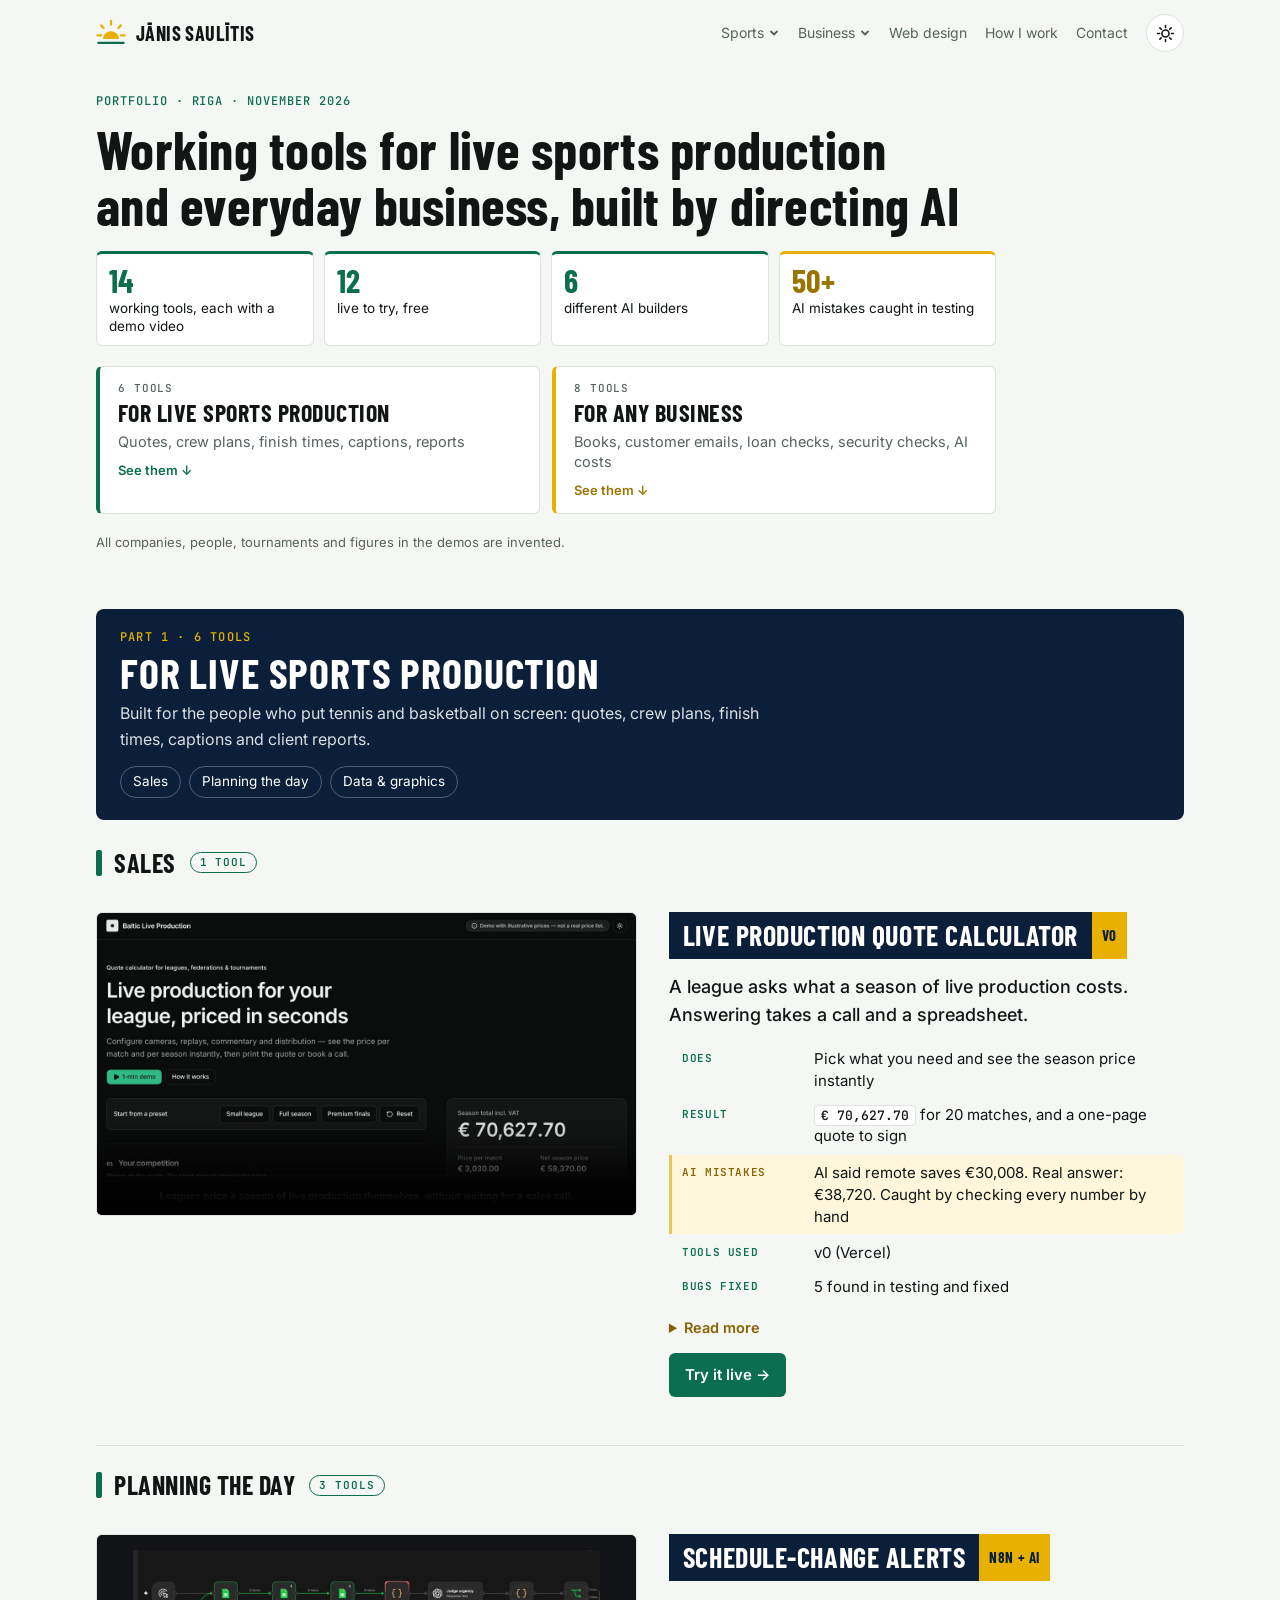
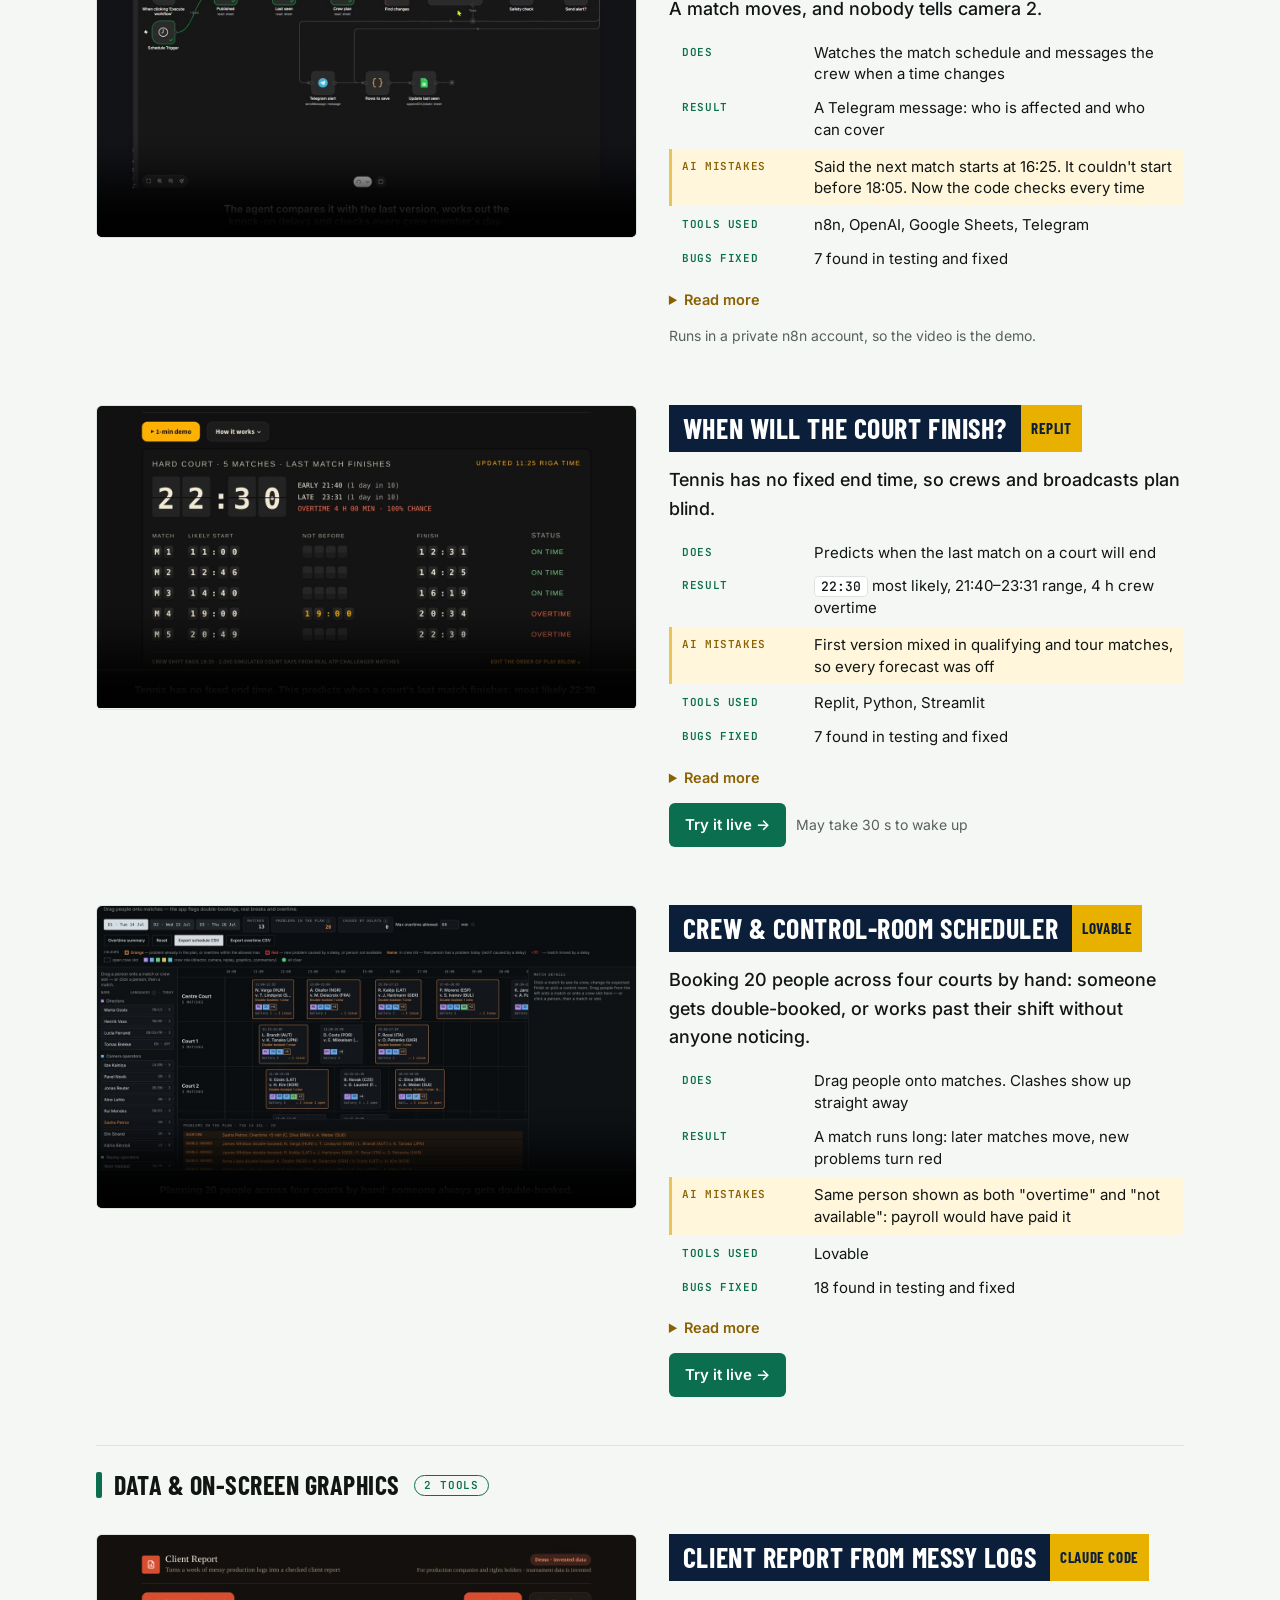
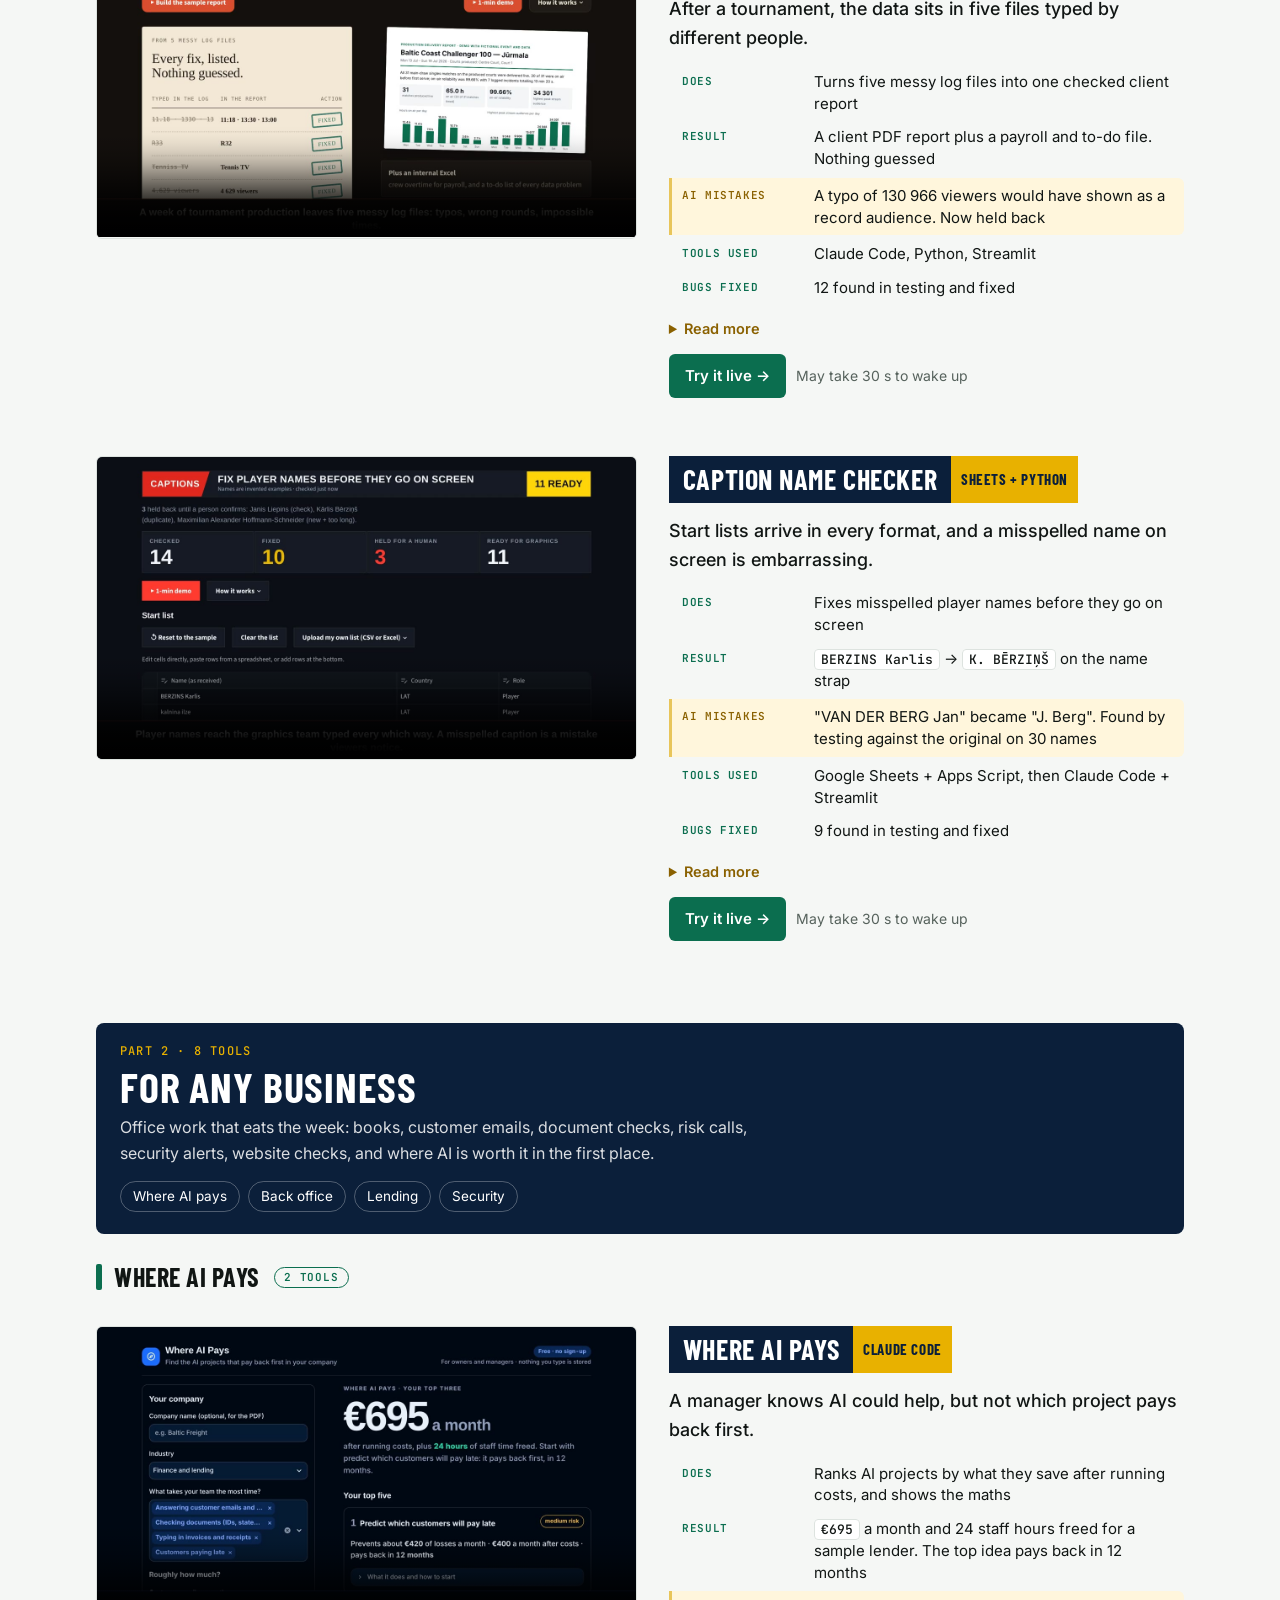
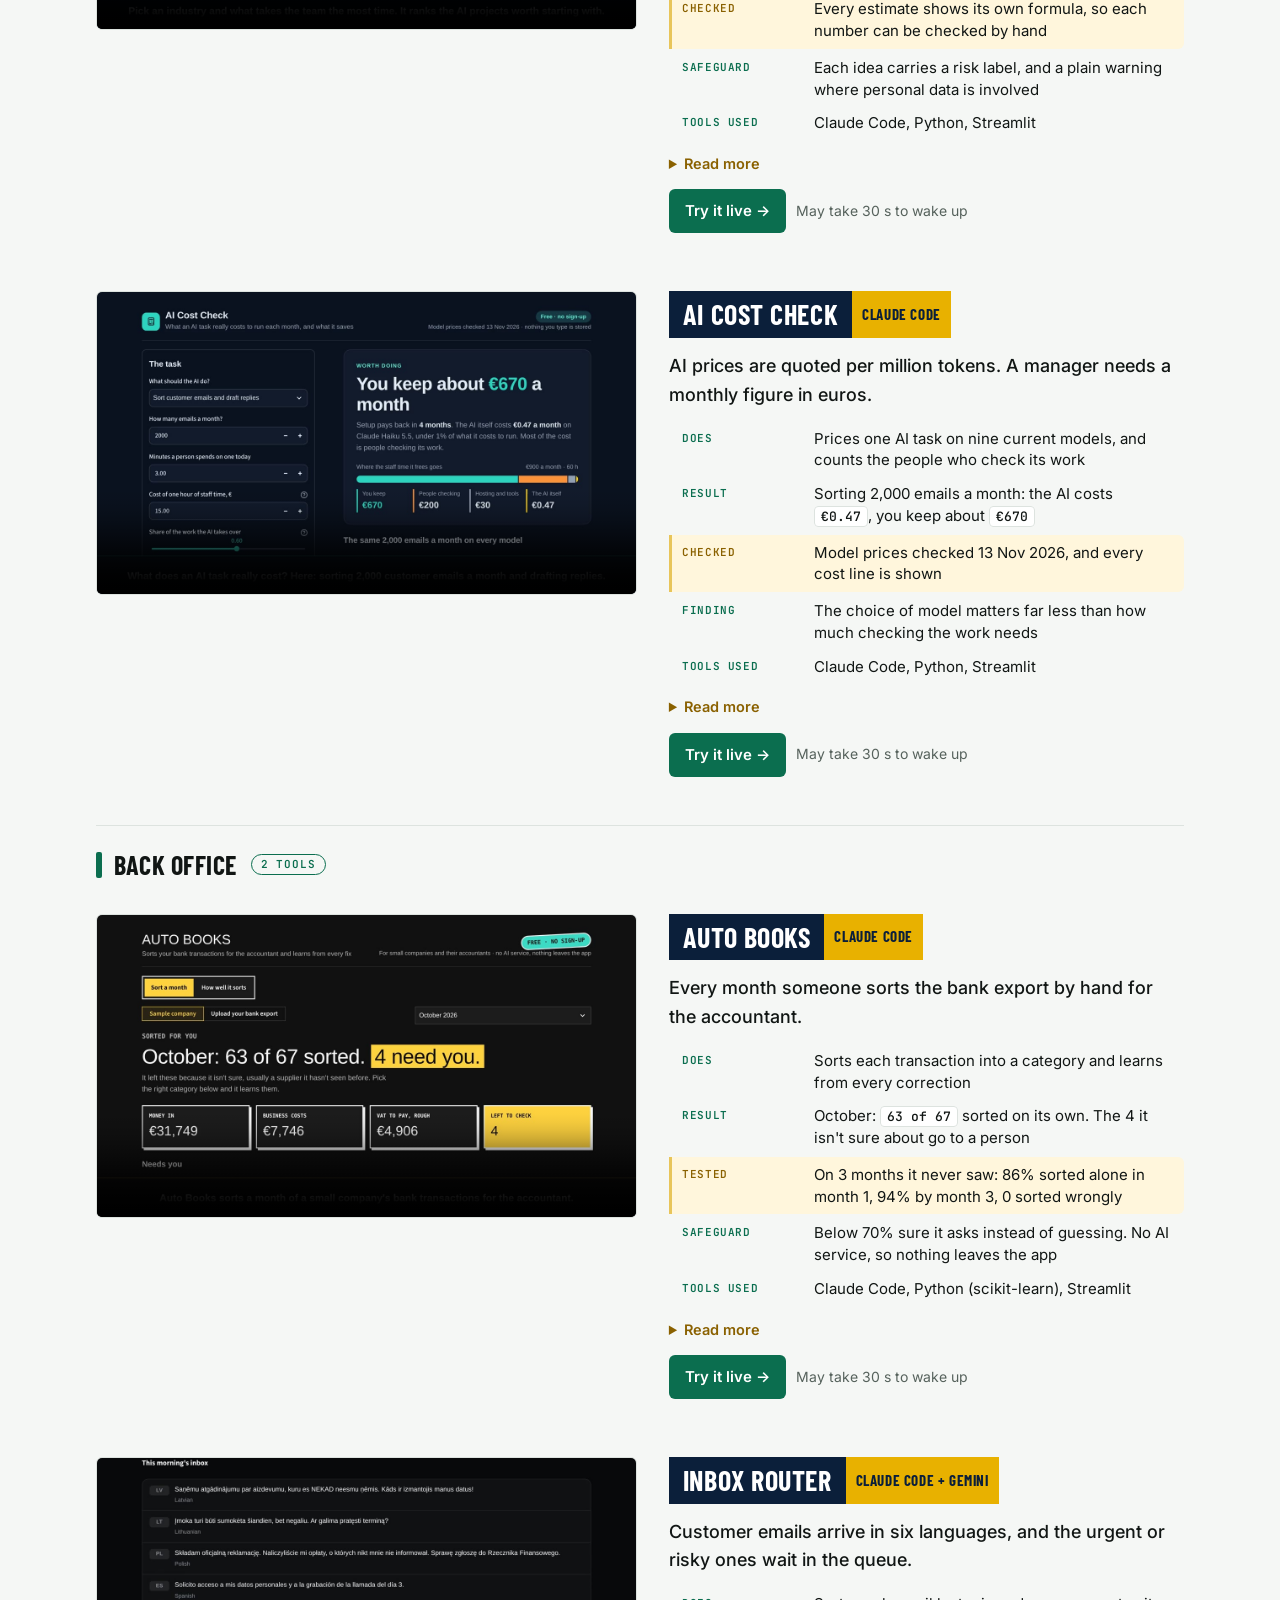
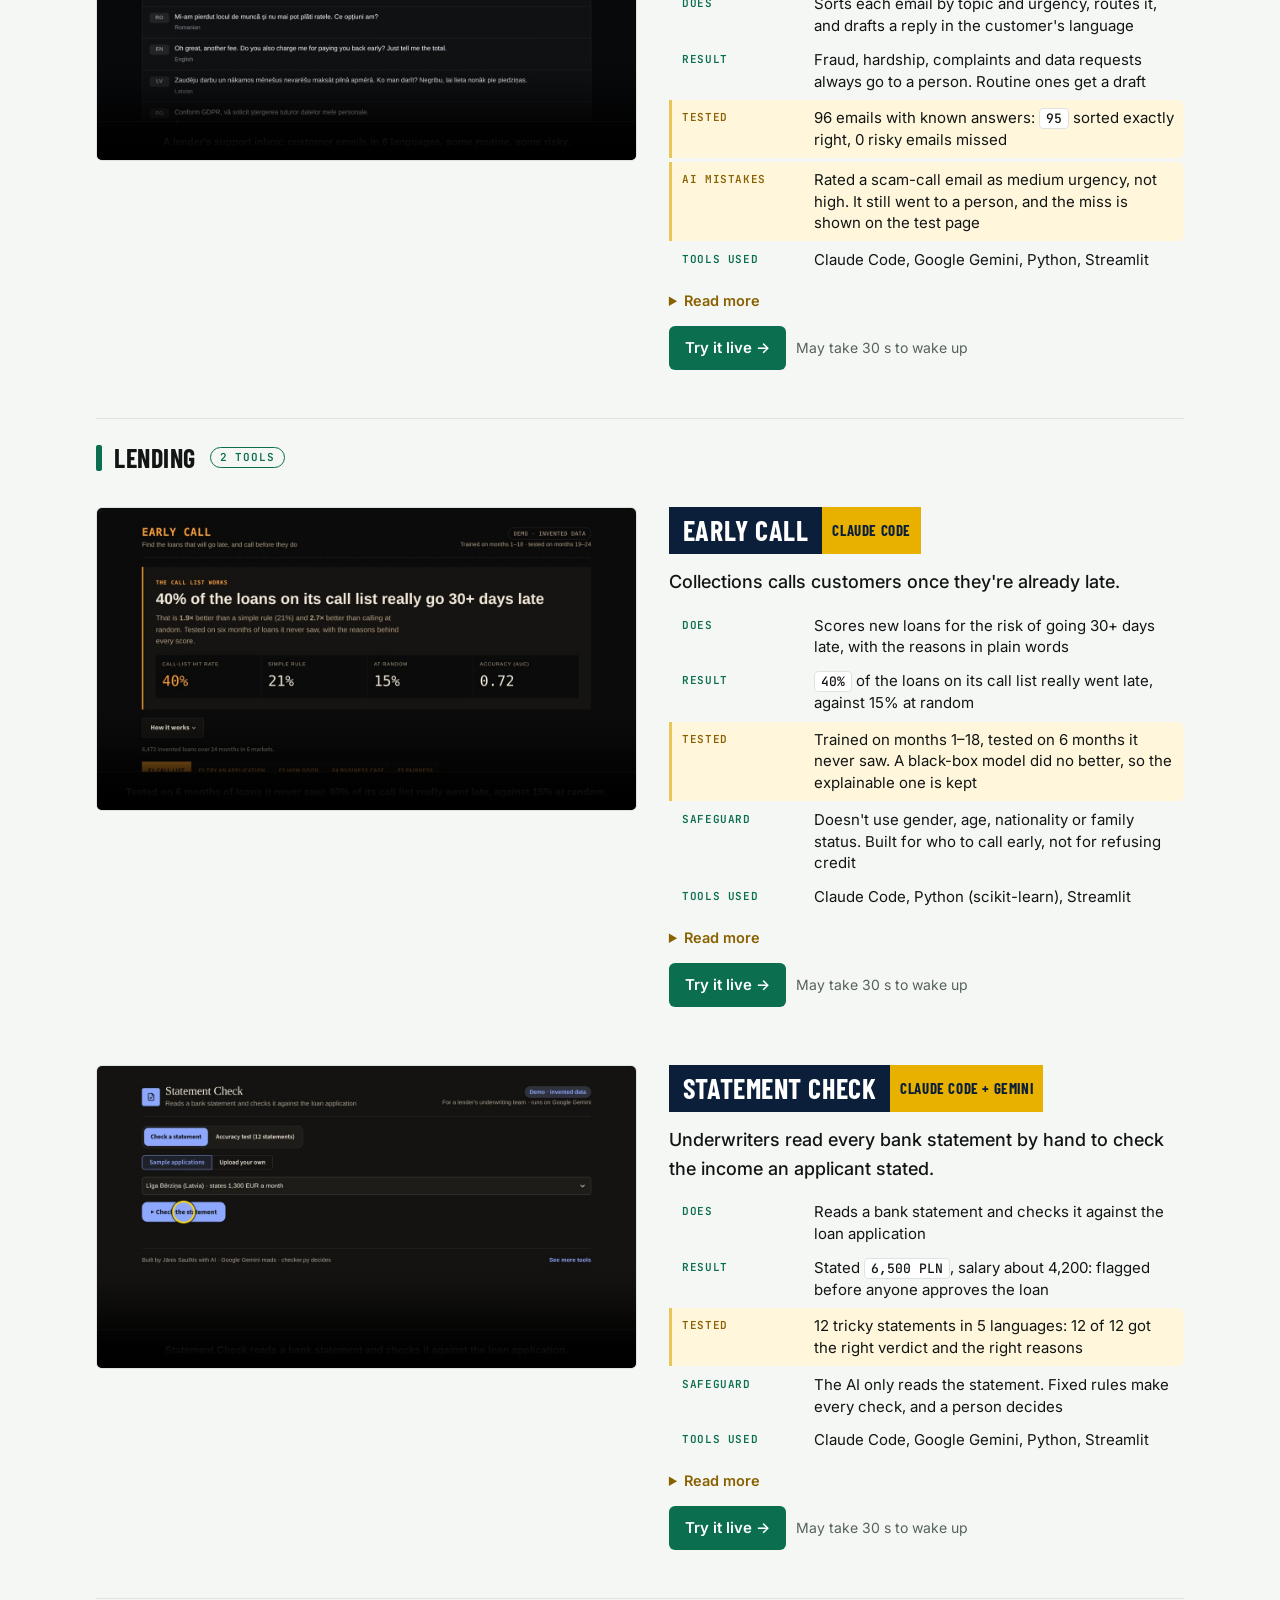
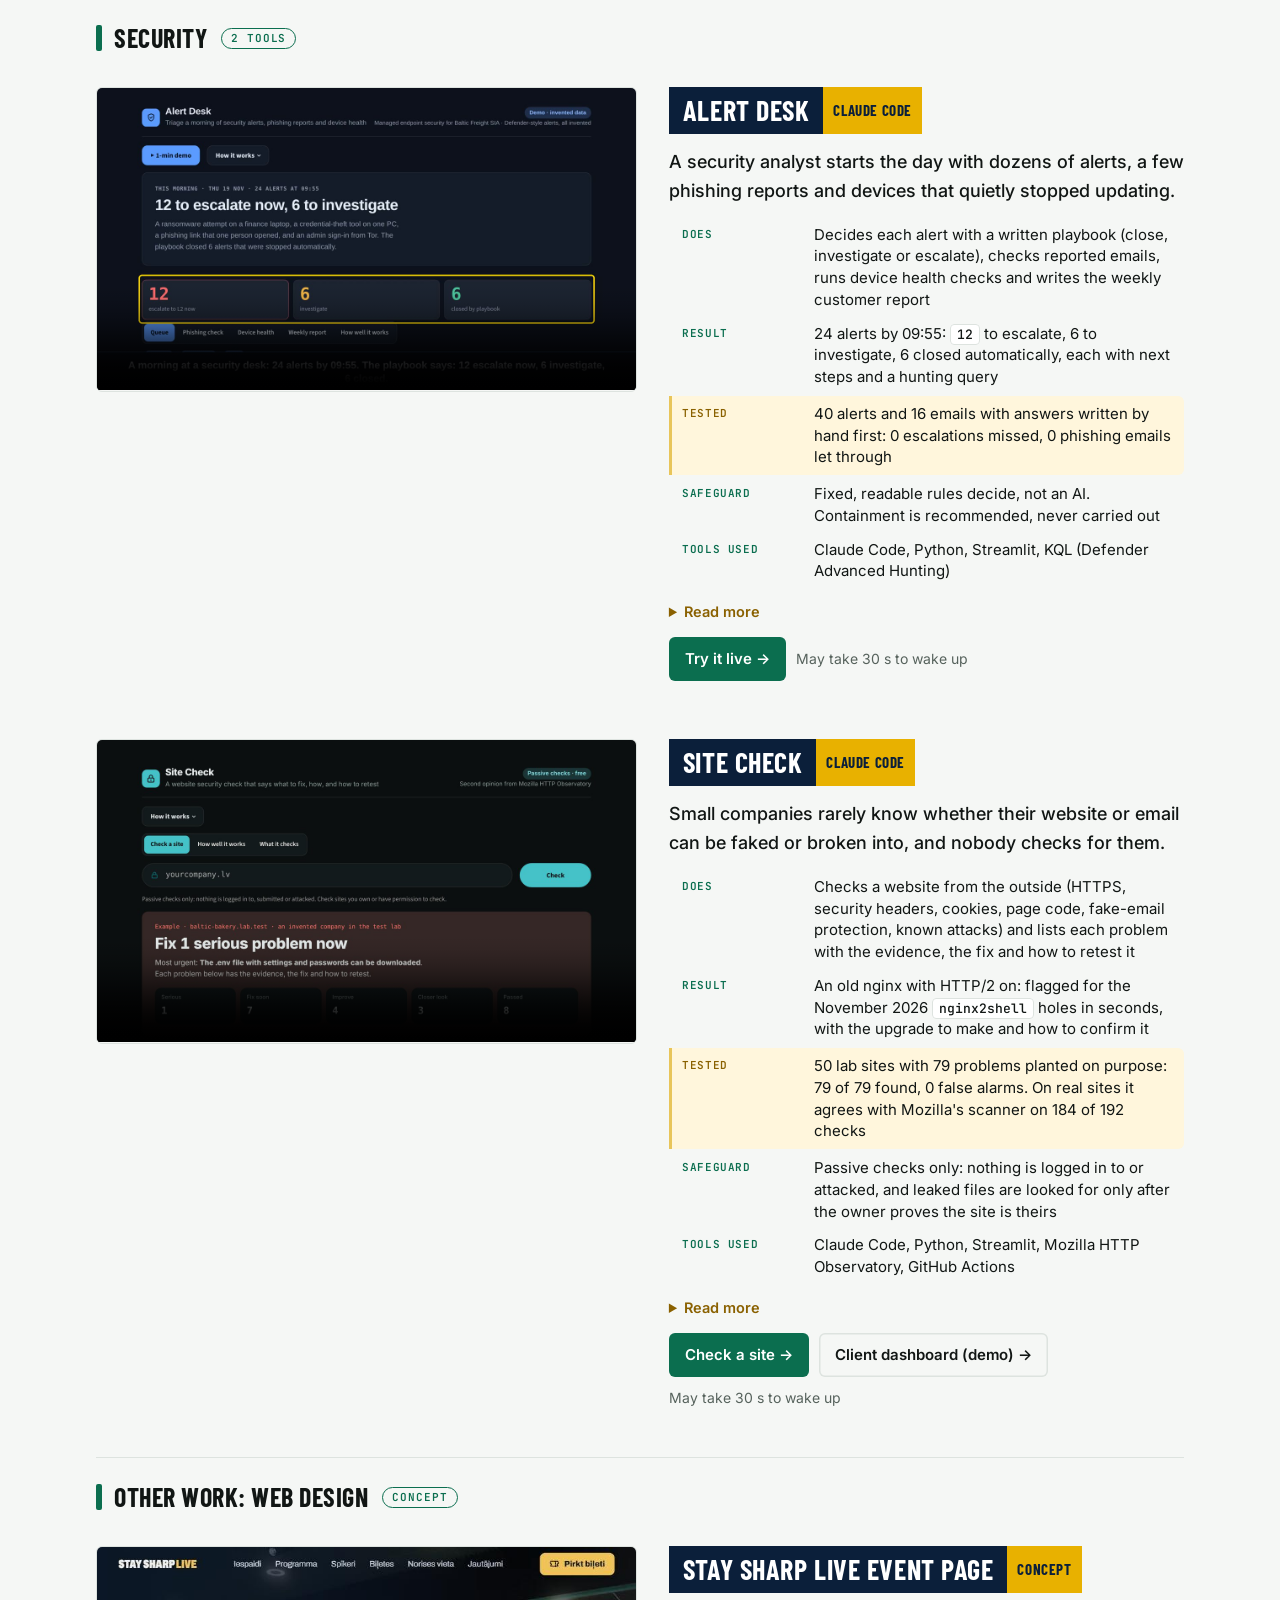
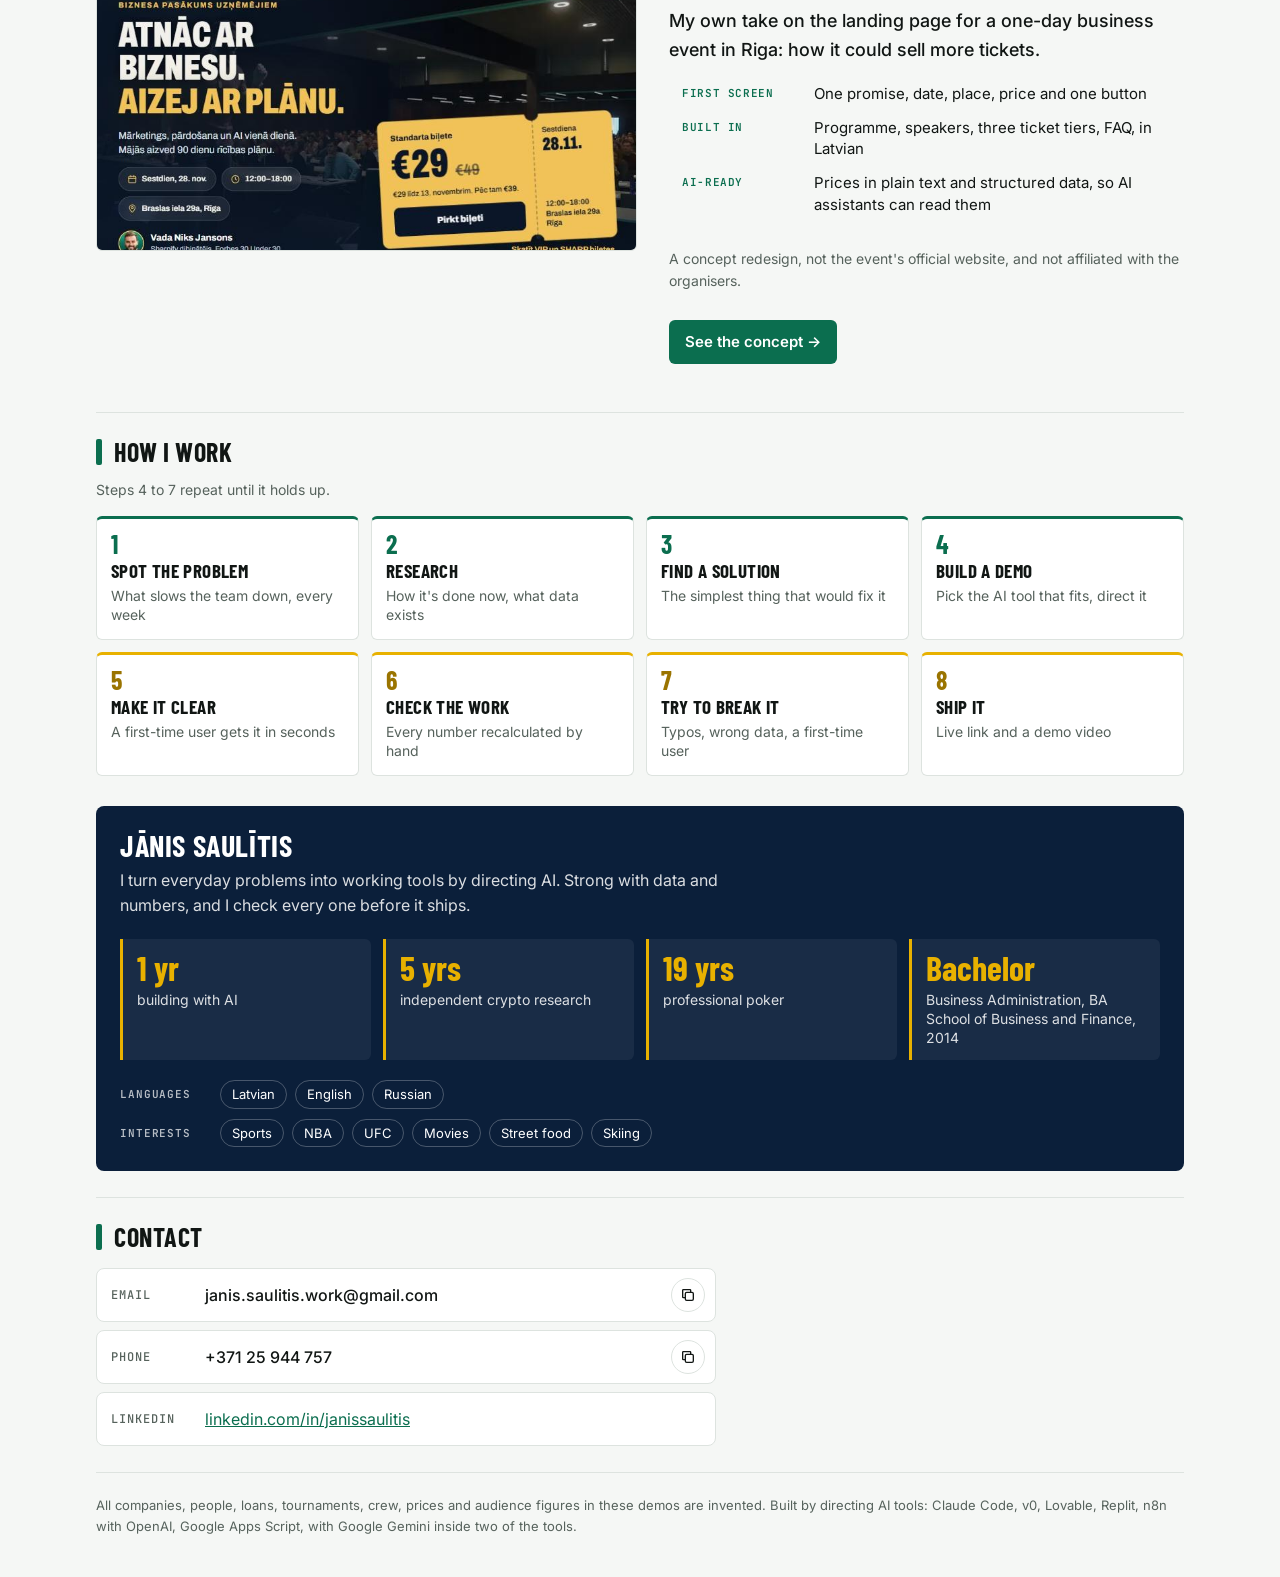
<file: index.html>
<!doctype html>
<html lang="en">
<head>
<meta charset="utf-8">
<meta name="viewport" content="width=device-width, initial-scale=1, viewport-fit=cover">
<meta name="color-scheme" content="light dark">
<title>Jānis Saulītis · AI Builds</title>
<meta name="description" content="Fourteen working tools built by directing AI: six for live sports production (quotes, crew plans, finish times, captions, client reports) and eight for any business (bookkeeping, customer emails, loan checks, security alerts, website security checks, AI costs). Each with a demo video and real test results.">
<link rel="canonical" href="https://janis-saulitis-portfolio.netlify.app/">
<link rel="icon" href="data:image/svg+xml,%3Csvg xmlns='http://www.w3.org/2000/svg' viewBox='0 0 32 32'%3E%3Crect width='32' height='32' rx='7' fill='%230e1211'/%3E%3Cpath d='M16 4v3.5M7 8.5l2.4 2.4M25 8.5l-2.4 2.4M3.5 18.5h3.5M25 18.5h3.5' stroke='%23f2c230' stroke-width='2.4' stroke-linecap='round'/%3E%3Cpath d='M8.5 22.5a7.5 7.5 0 0 1 15 0z' fill='%23f2c230'/%3E%3Cpath d='M4 26.5h24' stroke='%2339c48f' stroke-width='2.4' stroke-linecap='round'/%3E%3C/svg%3E">
<meta property="og:type" content="website">
<meta property="og:url" content="https://janis-saulitis-portfolio.netlify.app/">
<meta property="og:title" content="Jānis Saulītis · Working tools built by directing AI">
<meta property="og:description" content="Fourteen working tools built by directing AI: six for live sports production (quotes, crew plans, finish times, captions, client reports) and eight for any business (bookkeeping, customer emails, loan checks, security alerts, website security checks, AI costs). Each with a demo video and real test results.">
<meta property="og:image" content="https://janis-saulitis-portfolio.netlify.app/og-3.png">
<meta property="og:image:width" content="1200">
<meta property="og:image:height" content="630">
<meta name="twitter:card" content="summary_large_image">
<meta name="twitter:image" content="https://janis-saulitis-portfolio.netlify.app/og-3.png">
<meta name="darkreader-lock">
<link rel="preconnect" href="https://fonts.googleapis.com">
<link rel="preconnect" href="https://fonts.gstatic.com" crossorigin>
<link rel="stylesheet" href="https://fonts.googleapis.com/css2?family=Barlow+Condensed:wght@600;700&family=Inter:wght@400;500;600&family=JetBrains+Mono:wght@500&display=swap">
<style>
/* Layout: one calm column of projects, each a 16:9 clip beside its story; titles set like a broadcast lower-third strap */
:root {
  --bg: #f5f7f5; --surface: #ffffff; --fg: #111614; --muted: #56625c; --line: #dde3df;
  --accent: #0b6e4f; --accent-fg: #ffffff; --strap: #0b1f3a; --strap-fg: #ffffff; --tag: #e8b100; --tag-fg: #0b1f3a; --tag-ink: #9a7400;
  --warn-bg: #fff6dc; --warn-line: #e8c55a; --warn-ink: #8a6100;
  --display: "Barlow Condensed", "Arial Narrow", "Helvetica Neue", Arial, sans-serif;
  --body: "Inter", system-ui, -apple-system, "Segoe UI", Roboto, sans-serif;
  --mono: "JetBrains Mono", ui-monospace, "SFMono-Regular", Consolas, monospace;
}
@media (prefers-color-scheme: dark) { :root:not([data-theme="light"]) {
  --bg: #0e1211; --surface: #151b19; --fg: #e8eeeb; --muted: #9aa7a1; --line: #26302c;
  --accent: #39c48f; --accent-fg: #06120d; --strap: #1b3357; --strap-fg: #ffffff; --tag: #f2c230; --tag-fg: #0b1f3a; --tag-ink: #f2c230;
  --warn-bg: #2a2410; --warn-line: #b8922a; --warn-ink: #f2c230; color-scheme: dark } }
:root[data-theme="dark"] {
  --bg: #0e1211; --surface: #151b19; --fg: #e8eeeb; --muted: #9aa7a1; --line: #26302c;
  --accent: #39c48f; --accent-fg: #06120d; --strap: #1b3357; --strap-fg: #ffffff; --tag: #f2c230; --tag-fg: #0b1f3a; --tag-ink: #f2c230;
  --warn-bg: #2a2410; --warn-line: #b8922a; --warn-ink: #f2c230; color-scheme: dark }

* { box-sizing: border-box }
html { -webkit-text-size-adjust: 100% }
body { background: var(--bg); color: var(--fg); font: 400 16px/1.6 var(--body); margin: 0 }
.wrap { max-width: 1120px; margin: 0 auto; padding-left: max(16px, env(safe-area-inset-left, 0px)); padding-right: max(16px, env(safe-area-inset-right, 0px)) }
a { color: var(--accent) }
:focus-visible { outline: 3px solid var(--accent); outline-offset: 2px }

/* top bar */
.bar { position: sticky; top: env(safe-area-inset-top, 0px); z-index: 10; background: var(--bg); display: flex; align-items: center; justify-content: space-between; gap: 16px; padding-block: 20px }
.bar .name { display: inline-flex; align-items: center; gap: 10px; color: var(--fg); text-decoration: none; font: 700 20px/1 var(--display); letter-spacing: .02em; text-transform: uppercase; white-space: nowrap }
.mark { width: 30px; height: 30px; flex: none; overflow: visible }
.mark .disc { fill: var(--tag) }
.mark .rays, .mark .ground { fill: none; stroke: var(--tag); stroke-width: 2.4; stroke-linecap: round }
.mark .ground { stroke: var(--accent) }
.bar .name:hover .rays { transform: rotate(-8deg); transform-origin: 16px 22px; transition: transform .3s }
.bar nav { display: flex; gap: 12px 18px; flex-wrap: wrap; align-items: center; font-size: 14px }
.bar nav .links { display: contents }
.icon-btn { display: inline-grid; place-items: center; width: 38px; height: 38px; border: 1px solid var(--line); background: var(--surface); color: var(--fg); border-radius: 999px; cursor: pointer; padding: 0 }
.icon-btn svg { width: 19px; height: 19px; fill: none; stroke: currentColor; stroke-width: 2; stroke-linecap: round; stroke-linejoin: round }
.i-moon { display: none } .is-dark .i-sun { display: none } .is-dark .i-moon { display: block }
.menu-btn { display: none }
.bar { position: relative }
.bar .jump { position: absolute; flex-wrap: nowrap; gap: 0; font-size: 15px; grid-template-columns: minmax(0,1fr); left: 0; right: 0; top: calc(100% - 8px); z-index: 20; display: grid; background: var(--surface); border: 1px solid var(--line); border-top: 3px solid var(--tag); border-radius: 4px 4px 12px 12px; padding: 6px 0; box-shadow: 0 18px 40px rgba(0,0,0,.28) }
.jump[hidden] { display: none }
.bar .jump a { display: grid; grid-template-columns: 30px 1fr auto 14px; align-items: center; gap: 10px; padding: 13px 16px; color: var(--fg); text-decoration: none; font: 600 15px/1.2 var(--body) }
.bar .jump a + a { border-top: 1px solid var(--line) }
.bar .jump a:active, .bar .jump a:hover { background: var(--bg) }
.jump .n { font: 500 12px/1 var(--mono); color: var(--accent) }
.jump .c { font: 500 11px/1 var(--mono); color: var(--muted); text-transform: uppercase; letter-spacing: .06em }
.jump .go { width: 14px; height: 14px; fill: none; stroke: var(--muted); stroke-width: 2; stroke-linecap: round; stroke-linejoin: round }
.menu-btn .i-x { display: none } .menu-btn[aria-expanded="true"] .i-bars { display: none } .menu-btn[aria-expanded="true"] .i-x { display: block }
.menu-btn[aria-expanded="true"] { border-color: var(--tag) }
.oneliner { display: none; margin: 0; font-size: 16px; color: var(--muted) }
.toggle { display: none; align-items: center; gap: 6px; border: 1px solid var(--warn-line); background: transparent; color: var(--warn-ink); border-radius: 6px; padding: 8px 12px; font: 600 14px var(--body); cursor: pointer; justify-self: start }
.bar nav a { color: var(--muted); text-decoration: none }
.bar nav a:hover { color: var(--fg) }

/* intro */
.intro { padding-block: 28px 22px; display: grid; gap: 14px; max-width: 900px }
.kicker { font: 500 12px/1 var(--mono); letter-spacing: .08em; text-transform: uppercase; color: var(--accent) }
h1 { font: 700 clamp(34px, 4.4vw, 54px)/1.04 var(--display); margin: 0; text-wrap: balance; letter-spacing: .005em }
.intro .note { margin: 0; font-size: 13px; color: var(--muted) }
.facts { list-style: none; margin: 4px 0 0; padding: 0; display: grid; grid-template-columns: repeat(4, minmax(0,1fr)); gap: 10px }
.facts li { min-width: 0; display: grid; gap: 4px; align-content: start; background: var(--surface); border: 1px solid var(--line); border-top: 3px solid var(--accent); border-radius: 6px; padding: 10px 12px }
.facts li:last-child { border-top-color: var(--tag) }
.facts b { font: 700 32px/1 var(--display); color: var(--accent) }
.facts li:last-child b { color: var(--tag-ink) }
.facts span { font-size: 13.5px; line-height: 1.3; color: var(--fg) }

/* sections */
.group { scroll-margin-top: 80px; padding-block: 26px 8px; border-top: 1px solid var(--line) }
.group > h2 { display: flex; align-items: center; gap: 12px; margin: 0 0 18px; font: 700 26px/1 var(--display); text-transform: uppercase; letter-spacing: .02em; color: var(--fg) }
.group > h2::before { content: ""; width: 6px; height: 26px; border-radius: 2px; background: var(--accent) }
.group > h2 small { font: 600 11px/1 var(--mono); letter-spacing: .08em; color: var(--accent); border: 1px solid var(--accent); border-radius: 999px; padding: 4px 9px; margin-left: 2px }
.proj { scroll-margin-top: 80px; display: grid; grid-template-columns: minmax(0, 1.05fr) minmax(0, 1fr); gap: 32px; padding-block: 18px 40px; align-items: start }
.media video, .media img { width: 100%; aspect-ratio: 16 / 9; display: block; border-radius: 6px; background: #000; border: 1px solid var(--line); object-fit: cover }
.media .note { font-size: 13px; color: var(--muted); margin-top: 8px }
.story { display: grid; gap: 14px; min-width: 0 }

.strap { display: inline-flex; align-items: stretch; max-width: 100%; font-family: var(--display); text-transform: uppercase; justify-self: start }
.strap h3 { margin: 0; min-width: 0; overflow-wrap: anywhere; background: var(--strap); color: var(--strap-fg); font: 700 clamp(22px, 2.6vw, 28px)/1.1 var(--display); padding: 8px 14px; letter-spacing: .02em }
.strap span { background: var(--tag); color: var(--tag-fg); font: 700 15px/1 var(--display); padding: 0 10px; display: flex; align-items: center; letter-spacing: .04em; white-space: nowrap }

.problem { margin: 0; font-size: 18px; font-weight: 500; max-width: 60ch }
.does { margin: 0; color: var(--muted); max-width: 62ch }
.ba { display: grid; grid-template-columns: auto auto 1fr; gap: 6px 10px; align-items: baseline; font-size: 14px; margin: 0 }
.ba dt { font: 500 11px/1.4 var(--mono); letter-spacing: .06em; text-transform: uppercase; color: var(--muted) }
.ba dd { margin: 0 }
.ba .arrow { color: var(--accent); font-weight: 600 }
.ba code { font: 500 13px var(--mono); background: var(--surface); border: 1px solid var(--line); padding: 1px 6px; border-radius: 4px }

.pts { list-style: none; margin: 0; padding: 0; display: grid; gap: 8px; max-width: 62ch }
.pts li { display: grid; grid-template-columns: 7.5rem minmax(0,1fr); gap: 12px; font-size: 15px; line-height: 1.45; padding: 4px 10px; border-left: 3px solid transparent; border-radius: 0 6px 6px 0 }
.pts li b { font: 600 11px/1.9 var(--mono); letter-spacing: .06em; text-transform: uppercase; color: var(--accent) }
.pts li.ai { background: var(--warn-bg); border-left-color: var(--warn-line); padding-block: 7px }
.pts li.ai b { color: var(--warn-ink) }
.pts { gap: 4px }
.pts code { font: 500 13px var(--mono); background: var(--surface); border: 1px solid var(--line); padding: 1px 6px; border-radius: 4px }
.more { font-size: 14.5px; color: var(--muted); max-width: 62ch }
.more summary { cursor: pointer; color: var(--warn-ink); font-weight: 600; width: fit-content }
.more p { margin: 8px 0 0 }
.meta { display: flex; flex-wrap: wrap; gap: 6px 16px; font: 500 12.5px/1.5 var(--mono); color: var(--muted); font-variant-numeric: tabular-nums }
.caught { margin: 0; background: var(--warn-bg); border-left: 3px solid var(--warn-line); padding: 10px 14px; font-size: 14.5px; border-radius: 0 6px 6px 0 }
.caught b { display: block; font: 600 11px/1.6 var(--mono); letter-spacing: .08em; text-transform: uppercase; color: var(--muted) }
.actions { display: flex; flex-wrap: wrap; gap: 10px; align-items: center }
.btn { display: inline-block; background: var(--accent); color: var(--accent-fg); text-decoration: none; font-weight: 600; font-size: 15px; padding: 10px 16px; border-radius: 6px }
.btn:hover { filter: brightness(1.08) }
.btn.ghost { background: transparent; color: var(--fg); box-shadow: inset 0 0 0 1.5px var(--line) }
.btn.ghost:hover { filter: none; box-shadow: inset 0 0 0 1.5px var(--fg) }
.quiet { font-size: 14px; color: var(--muted) }

/* how I work */
.flow { list-style: none; margin: 0 0 30px; padding: 0; display: grid; grid-template-columns: repeat(4, minmax(0,1fr)); gap: 12px; counter-reset: s }
.flow-note { margin: -4px 0 14px; font-size: 14px; color: var(--muted) }
.flow li { position: relative; display: grid; gap: 4px; align-content: start; background: var(--surface); border: 1px solid var(--line); border-top: 3px solid var(--accent); border-radius: 6px; padding: 12px 14px 14px }
.flow li .n { font: 700 26px/1 var(--display); color: var(--accent) }
.flow li b { font: 700 19px/1.1 var(--display); text-transform: uppercase; letter-spacing: .02em }
.flow li .d { font-size: 14px; color: var(--muted); line-height: 1.4 }
.flow li:nth-child(n+5) { border-top-color: var(--tag) }
.flow li:nth-child(n+5) .n { color: var(--tag-ink) }
.me { background: var(--strap); color: var(--strap-fg); border-radius: 8px; padding: 24px; display: grid; gap: 20px; margin-bottom: 18px }
.me h3 { margin: 0; font: 700 30px/1 var(--display); text-transform: uppercase; letter-spacing: .02em }
.me-head p { margin: 8px 0 0; font-size: 16px; opacity: .85; max-width: 60ch }
.stats { list-style: none; margin: 0; padding: 0; display: grid; grid-template-columns: repeat(4, minmax(0,1fr)); gap: 12px }
.stats li { min-width: 0; overflow-wrap: anywhere; display: grid; gap: 6px; align-content: start; background: rgba(255,255,255,.06); border-left: 3px solid var(--tag); border-radius: 0 6px 6px 0; padding: 12px 14px }
.stats b { font: 700 34px/1 var(--display); color: var(--tag); overflow-wrap: normal }
.stats span { font-size: 14px; opacity: .85; line-height: 1.35 }
.chips { display: flex; flex-wrap: wrap; gap: 8px; align-items: center }
.chips span { border: 1px solid rgba(255,255,255,.25); border-radius: 999px; padding: 3px 11px; font-size: 13px }
.chip-rows { display: grid; gap: 10px }
.chips .lab { border: 0; padding: 0; width: 92px; flex: none; font: 600 11px var(--mono); letter-spacing: .08em; text-transform: uppercase; opacity: .7 }
.how { list-style: none; margin: 0; padding: 0 0 12px; display: grid; gap: 8px; font-size: 16px }
.how b { font-weight: 600 }
.about { max-width: 70ch; color: var(--muted); padding-block: 4px 12px }
.contact { list-style: none; margin: 0; padding: 0 0 18px; display: grid; gap: 8px; font-size: 16px; max-width: 620px }
.contact li { display: flex; align-items: center; gap: 4px 14px; background: var(--surface); border: 1px solid var(--line); border-radius: 8px; padding: 8px 10px 8px 14px; min-height: 54px }
.contact .val { display: flex; align-items: center; gap: 10px; min-width: 0; flex: 1; justify-content: space-between }
.contact .sel, .contact a { overflow-wrap: anywhere }
.contact .copy { width: 34px; height: 34px; flex: none }
.contact .copy svg { width: 16px; height: 16px }
.contact li > span:first-child { font: 500 12px/1 var(--mono); letter-spacing: .08em; text-transform: uppercase; color: var(--muted); width: 80px }
.contact .sel { user-select: all; font-weight: 500 }
footer { border-top: 1px solid var(--line); padding-block: 22px 40px; font-size: 13px; color: var(--muted) }

@media (max-width: 520px) { .stats b { font-size: 27px } .stats li { padding: 10px 11px } .contact li { flex-direction: column; align-items: stretch; gap: 2px; padding-block: 8px } .chips .lab { width: 100% } .group > h2 { font-size: 22px } .group > h2::before { height: 22px } .pts li { grid-template-columns: minmax(0,1fr); gap: 2px } .flow { grid-template-columns: repeat(2, minmax(0,1fr)); gap: 8px } .flow li { padding: 10px 12px; grid-template-columns: auto 1fr; align-items: baseline; column-gap: 8px } .flow li .n { font-size: 20px } .flow li b { font-size: 16px } .flow li .d { display: none } }
@media (max-width: 820px) {
  .flow { grid-template-columns: repeat(2, minmax(0,1fr)) }
  .stats { grid-template-columns: repeat(2, minmax(0,1fr)) }
  .proj { grid-template-columns: minmax(0, 1fr); gap: 18px }
  .bar nav .links { display: none }
  /* phones: one-line jump menu, and each project folded to title + problem until tapped */
  .menu-btn { display: inline-grid }
  .facts { grid-template-columns: repeat(2, minmax(0,1fr)) }
  /* phones: title, video, one line, buttons. Everything else behind "Details" */
  .proj { gap: 12px; padding-block: 14px 26px }
  .proj .story { display: contents }
  .proj .strap { order: 1 } .proj .media { order: 2 } .proj .oneliner { order: 3 } .proj .actions { order: 4 }
  .proj .problem { order: 5 } .proj .pts { order: 6 } .proj .more { order: 7 } .proj .story > .quiet { order: 8 }
  .proj.folded .problem, .proj.folded .pts, .proj.folded .more, .proj.folded .quiet { display: none }
  .proj.folded .oneliner { display: block }
  .toggle { display: inline-flex }
}
@media (max-width: 360px) { .bar nav { gap: 8px; flex-wrap: nowrap } .bar .name { font-size: 18px; gap: 8px } .mark { width: 24px; height: 24px } .bar .jump a { padding-inline: 12px; gap: 8px; grid-template-columns: 24px 1fr auto 14px } .stats b { font-size: 28px } .me { padding: 18px } .strap { flex-wrap: wrap } .strap span { padding-block: 4px } }
@media (min-width: 1800px) {
  .wrap { max-width: 1400px }
  body { font-size: 17px }
  .problem { font-size: 19px }
}
@media (prefers-reduced-motion: reduce) { * { transition: none !important } }

/* sticky top bar */
.bar { position: sticky; top: 0; z-index: 40; padding-block: 14px; border-bottom: 1px solid transparent; transition: border-color .2s }
.bar.stuck { border-bottom-color: var(--line) }
.group, .proj { scroll-margin-top: 84px }

/* two parts: business and sports */
.bar nav .links { align-items: center }
.dd { position: relative; display: inline-flex }
.dd > button { all: unset; cursor: pointer; display: inline-flex; align-items: center; gap: 4px; color: var(--muted); font-size: 14px }
.dd > button:hover, .dd > button[aria-expanded="true"] { color: var(--fg) }
.dd > button:focus-visible { outline: 3px solid var(--accent); outline-offset: 3px; border-radius: 4px }
.caret { width: 12px; height: 12px; fill: none; stroke: currentColor; stroke-width: 1.8; stroke-linecap: round; stroke-linejoin: round; transition: transform .15s }
.dd > button[aria-expanded="true"] .caret { transform: rotate(180deg) }
.dd-menu { position: absolute; top: calc(100% + 12px); left: -14px; min-width: 230px; display: grid; background: var(--surface); border: 1px solid var(--line); border-top: 3px solid var(--tag); border-radius: 4px 4px 10px 10px; padding: 6px 0; box-shadow: 0 18px 40px rgba(0,0,0,.25); z-index: 30 }
.dd-menu[hidden] { display: none }
.bar nav .dd-menu a { display: flex; justify-content: space-between; gap: 16px; padding: 10px 14px; color: var(--fg); font-weight: 500 }
.bar nav .dd-menu a:hover { background: var(--bg) }
.dd-menu a .c, .jump .sub .c { font: 500 11px/1.4 var(--mono); color: var(--muted); text-transform: uppercase; letter-spacing: .06em }
.dd-menu .all { border-bottom: 1px solid var(--line); margin-bottom: 4px }
.bar .jump .sub { padding-left: 56px; font-weight: 500; font-size: 14px; color: var(--muted) }
.bar .jump .sub + .sub { border-top: 0 }

.doors { display: grid; grid-template-columns: repeat(2, minmax(0,1fr)); gap: 12px; margin: 6px 0 4px }
.door { display: grid; gap: 6px; align-content: start; text-decoration: none; color: var(--fg); background: var(--surface); border: 1px solid var(--line); border-left: 4px solid var(--accent); border-radius: 6px; padding: 16px 18px; transition: border-color .15s, transform .15s }
.door + .door { border-left-color: var(--tag) }
.door:hover { border-color: var(--accent); transform: translateY(-1px) }
.door + .door:hover { border-color: var(--tag) }
.door .t { font: 700 24px/1.05 var(--display); text-transform: uppercase; letter-spacing: .02em }
.door .d { font-size: 14.5px; color: var(--muted); line-height: 1.4 }
.door .go2 { font: 600 13px/1 var(--body); color: var(--accent); margin-top: 6px }
.door + .door .go2 { color: var(--tag-ink) }
.door .n { font: 500 11px/1 var(--mono); letter-spacing: .08em; text-transform: uppercase; color: var(--muted) }

.part { scroll-margin-top: 76px; padding-top: 34px }
.part-head { display: grid; gap: 8px; padding: 22px 24px; border-radius: 8px; background: var(--strap); color: var(--strap-fg); margin-bottom: 4px }
.part-head .n { font: 500 12px/1 var(--mono); letter-spacing: .1em; text-transform: uppercase; color: var(--tag) }
.part-head h2 { margin: 0; font: 700 clamp(30px, 3.6vw, 42px)/1 var(--display); text-transform: uppercase; letter-spacing: .02em }
.part-head p { margin: 0; max-width: 68ch; opacity: .85 }
.part-head .subnav { display: flex; flex-wrap: wrap; gap: 8px; margin-top: 6px }
.part-head .subnav a { color: var(--strap-fg); text-decoration: none; border: 1px solid rgba(255,255,255,.28); border-radius: 999px; padding: 4px 12px; font-size: 13.5px }
.part-head .subnav a:hover { border-color: var(--tag); color: var(--tag) }
.part .group:first-of-type { border-top: 0 }
@media (max-width: 820px) { .doors { grid-template-columns: minmax(0,1fr) } .part-head { padding: 18px } .part-head .subnav { flex-wrap: nowrap; gap: 6px; overflow-x: auto; scrollbar-width: none; margin-inline: -2px; padding-inline: 2px } .part-head .subnav::-webkit-scrollbar { display: none } .part-head .subnav a { white-space: nowrap; flex: none; font-size: 12.5px; padding: 4px 10px } }
</style>
</head>
<body>

<div class="wrap" id="top">
  <header class="bar">
    <a class="name" href="#top" aria-label="Jānis Saulītis, back to top"><svg class="mark" viewBox="0 0 32 32" aria-hidden="true"><path class="rays" d="M16 3v4M5.4 7.9l2.8 2.8M26.6 7.9l-2.8 2.8M1.5 18.5h4M26.5 18.5h4"/><path class="disc" d="M7.5 22.5a8.5 8.5 0 0 1 17 0z"/><path class="ground" d="M2.5 26.5h27"/></svg><span>Jānis Saulītis</span></a>
    <nav>
      <span class="links"><span class="dd"><button type="button" aria-expanded="false" aria-controls="dd-sports">Sports<svg class="caret" viewBox="0 0 12 12" aria-hidden="true"><path d="M3 4.5 6 7.5 9 4.5"/></svg></button><span class="dd-menu" id="dd-sports" hidden><a class="all" href="#sports">All sports tools <span class="c">6 tools</span></a><a href="#sales">Sales <span class="c">1 tool</span></a><a href="#planning">Planning the day <span class="c">3 tools</span></a><a href="#data">Data &amp; graphics <span class="c">2 tools</span></a></span></span><span class="dd"><button type="button" aria-expanded="false" aria-controls="dd-business">Business<svg class="caret" viewBox="0 0 12 12" aria-hidden="true"><path d="M3 4.5 6 7.5 9 4.5"/></svg></button><span class="dd-menu" id="dd-business" hidden><a class="all" href="#business">All business tools <span class="c">8 tools</span></a><a href="#ai-plan">Where AI pays <span class="c">2 tools</span></a><a href="#back-office">Back office <span class="c">2 tools</span></a><a href="#lending">Lending <span class="c">2 tools</span></a><a href="#security">Security <span class="c">2 tools</span></a></span></span><a href="#other">Web design</a><a href="#how">How I work</a><a href="#contact">Contact</a></span>
      <button class="icon-btn" id="theme" type="button" aria-label="Switch to dark mode"><svg class="i-sun" viewBox="0 0 24 24" aria-hidden="true"><circle cx="12" cy="12" r="4.5"/><path d="M12 2v2.5M12 19.5V22M2 12h2.5M19.5 12H22M4.9 4.9l1.8 1.8M17.3 17.3l1.8 1.8M4.9 19.1l1.8-1.8M17.3 6.7l1.8-1.8"/></svg><svg class="i-moon" viewBox="0 0 24 24" aria-hidden="true"><path d="M20.5 14.5A8.5 8.5 0 0 1 9.5 3.5a8.5 8.5 0 1 0 11 11z"/></svg></button>
      <button class="icon-btn menu-btn" id="menu" type="button" aria-label="Sections" aria-expanded="false" aria-controls="jump"><svg class="i-bars" viewBox="0 0 24 24" aria-hidden="true"><path d="M4 7h16M4 12h16M4 17h16"/></svg><svg class="i-x" viewBox="0 0 24 24" aria-hidden="true"><path d="M6 6l12 12M18 6 6 18"/></svg></button>
    </nav>
    <nav class="jump" id="jump" aria-label="Sections" hidden><a href="#sports"><span class="n">01</span><span>For live sports production</span><span class="c">6 tools</span><svg class="go" viewBox="0 0 14 14" aria-hidden="true"><path d="M5 2.5 9.5 7 5 11.5"/></svg></a><a class="sub" href="#sales"><span></span><span>Sales</span><span class="c">1 tool</span><svg class="go" viewBox="0 0 14 14" aria-hidden="true"><path d="M5 2.5 9.5 7 5 11.5"/></svg></a><a class="sub" href="#planning"><span></span><span>Planning the day</span><span class="c">3 tools</span><svg class="go" viewBox="0 0 14 14" aria-hidden="true"><path d="M5 2.5 9.5 7 5 11.5"/></svg></a><a class="sub" href="#data"><span></span><span>Data &amp; graphics</span><span class="c">2 tools</span><svg class="go" viewBox="0 0 14 14" aria-hidden="true"><path d="M5 2.5 9.5 7 5 11.5"/></svg></a><a href="#business"><span class="n">02</span><span>For any business</span><span class="c">8 tools</span><svg class="go" viewBox="0 0 14 14" aria-hidden="true"><path d="M5 2.5 9.5 7 5 11.5"/></svg></a><a class="sub" href="#ai-plan"><span></span><span>Where AI pays</span><span class="c">2 tools</span><svg class="go" viewBox="0 0 14 14" aria-hidden="true"><path d="M5 2.5 9.5 7 5 11.5"/></svg></a><a class="sub" href="#back-office"><span></span><span>Back office</span><span class="c">2 tools</span><svg class="go" viewBox="0 0 14 14" aria-hidden="true"><path d="M5 2.5 9.5 7 5 11.5"/></svg></a><a class="sub" href="#lending"><span></span><span>Lending</span><span class="c">2 tools</span><svg class="go" viewBox="0 0 14 14" aria-hidden="true"><path d="M5 2.5 9.5 7 5 11.5"/></svg></a><a class="sub" href="#security"><span></span><span>Security</span><span class="c">2 tools</span><svg class="go" viewBox="0 0 14 14" aria-hidden="true"><path d="M5 2.5 9.5 7 5 11.5"/></svg></a><a href="#other"><span class="n">03</span><span>Web design</span><span class="c">concept</span><svg class="go" viewBox="0 0 14 14" aria-hidden="true"><path d="M5 2.5 9.5 7 5 11.5"/></svg></a><a href="#how"><span class="n">04</span><span>How I work</span><span class="c">8 steps</span><svg class="go" viewBox="0 0 14 14" aria-hidden="true"><path d="M5 2.5 9.5 7 5 11.5"/></svg></a><a href="#contact"><span class="n">05</span><span>Contact</span><span class="c"></span><svg class="go" viewBox="0 0 14 14" aria-hidden="true"><path d="M5 2.5 9.5 7 5 11.5"/></svg></a></nav>
  </header>

  <section class="intro">
    <div class="kicker">Portfolio · Riga · November 2026</div>
    <h1>Working tools for live sports production and everyday business, built by directing AI</h1>
    <ul class="facts">
      <li><b>14</b><span>working tools, each with a demo video</span></li>
      <li><b>12</b><span>live to try, free</span></li>
      <li><b>6</b><span>different AI builders</span></li>
      <li><b>50+</b><span>AI mistakes caught in testing</span></li>
    </ul>
    <div class="doors"><a class="door" href="#sports"><span class="n">6 tools</span><span class="t">For live sports production</span><span class="d">Quotes, crew plans, finish times, captions, reports</span><span class="go2">See them ↓</span></a><a class="door" href="#business"><span class="n">8 tools</span><span class="t">For any business</span><span class="d">Books, customer emails, loan checks, security checks, AI costs</span><span class="go2">See them ↓</span></a></div>
    <p class="note">All companies, people, tournaments and figures in the demos are invented.</p>
  </section>

  <section class="part" id="sports">
    <div class="part-head"><span class="n">Part 1 · 6 tools</span><h2>For live sports production</h2><p>Built for the people who put tennis and basketball on screen: quotes, crew plans, finish times, captions and client reports.</p><nav class="subnav" aria-label="Sports groups"><a href="#sales">Sales</a><a href="#planning">Planning the day</a><a href="#data">Data &amp; graphics</a></nav></div>
  <!-- ===================== SALES ===================== -->
  <section class="group" id="sales">
    <h2>Sales <small>1 tool</small></h2>
    <article class="proj" id="quote">
      <div class="media"><video controls preload="none" playsinline poster="media/quote.jpg" src="media/quote.mp4" aria-label="Demo video: live production quote calculator"></video></div>
      <div class="story">
        <div class="strap"><h3>Live production quote calculator</h3><span>v0</span></div>
        <p class="problem">A league asks what a season of live production costs. Answering takes a call and a spreadsheet.</p>
        <ul class="pts">
          <li><b>Does</b><span>Pick what you need and see the season price instantly</span></li>
          <li><b>Result</b><span><code>€ 70,627.70</code> for 20 matches, and a one-page quote to sign</span></li>
          <li class="ai"><b>AI mistakes</b><span>AI said remote saves €30,008. Real answer: €38,720. Caught by checking every number by hand</span></li>
          <li><b>Tools used</b><span>v0 (Vercel)</span></li>
          <li><b>Bugs fixed</b><span>5 found in testing and fixed</span></li>
        </ul>
        <details class="more"><summary>Read more</summary><p>Pick a package, the number of matches and the add-ons, and see the season price with volume discount and VAT, what remote production would save, and a one-page quote ready to sign.</p><p><b>The AI mistake in full:</b> It said remote production would save €30,008. Against the quote on screen the real saving was €38,720: the €900-per-match travel cost was left out of both sides. Caught by recalculating every test case by hand.</p></details>
        <div class="actions"><a class="btn" href="https://live-production-quote-calculator.vercel.app/" target="_blank" rel="noopener">Try it live →</a></div>
      </div>
    </article>
  </section>

  <!-- ===================== PLANNING ===================== -->
  <section class="group" id="planning">
    <h2>Planning the day <small>3 tools</small></h2>

    <article class="proj" id="watcher">
      <div class="media"><video controls preload="none" playsinline poster="media/watcher.jpg" src="media/watcher.mp4" aria-label="Demo video: schedule-change watcher"></video></div>
      <div class="story">
        <div class="strap"><h3>Schedule-change alerts</h3><span>n8n + AI</span></div>
        <p class="problem">A match moves, and nobody tells camera 2.</p>
        <ul class="pts">
          <li><b>Does</b><span>Watches the match schedule and messages the crew when a time changes</span></li>
          <li><b>Result</b><span>A Telegram message: who is affected and who can cover</span></li>
          <li class="ai"><b>AI mistakes</b><span>Said the next match starts at 16:25. It couldn't start before 18:05. Now the code checks every time</span></li>
          <li><b>Tools used</b><span>n8n, OpenAI, Google Sheets, Telegram</span></li>
          <li><b>Bugs fixed</b><span>7 found in testing and fixed</span></li>
        </ul>
        <details class="more"><summary>Read more</summary><p>An AI agent checks the order of play every 15 minutes. When something changes, it works out the knock-on delays and crew clashes and sends a Telegram alert saying who is affected and who can cover.</p><p><b>The AI mistake in full:</b> An alert said the next match would start around 16:25. It couldn't start before 18:05: delays weren't being carried down the court. Caught by reading the alert as a production manager would, and fixed in the code, so the AI only writes the message and never decides the facts.</p></details>
        <div class="actions"><span class="quiet">Runs in a private n8n account, so the video is the demo.</span></div>
      </div>
    </article>

    <article class="proj" id="finish">
      <div class="media"><video controls preload="none" playsinline poster="media/finish.jpg" src="media/finish.mp4" aria-label="Demo video: court finish-time predictor"></video></div>
      <div class="story">
        <div class="strap"><h3>When will the court finish?</h3><span>Replit</span></div>
        <p class="problem">Tennis has no fixed end time, so crews and broadcasts plan blind.</p>
        <ul class="pts">
          <li><b>Does</b><span>Predicts when the last match on a court will end</span></li>
          <li><b>Result</b><span><code>22:30</code> most likely, 21:40–23:31 range, 4 h crew overtime</span></li>
          <li class="ai"><b>AI mistakes</b><span>First version mixed in qualifying and tour matches, so every forecast was off</span></li>
          <li><b>Tools used</b><span>Replit, Python, Streamlit</span></li>
          <li><b>Bugs fixed</b><span>7 found in testing and fixed</span></li>
        </ul>
        <details class="more"><summary>Read more</summary><p>Predicts when the last match on a court will finish, from 35,000 real ATP Challenger matches (2018–2024), and how much crew overtime that means. Change the plan and the answer updates.</p><p><b>The AI mistake in full:</b> The first version mixed in qualifying and tour-level matches, which run to different lengths, so every forecast was off. It now uses Challenger main-draw matches only and shows how many were removed and why.</p></details>
        <div class="actions"><a class="btn" href="https://court-finish.streamlit.app/" target="_blank" rel="noopener">Try it live →</a><span class="quiet">May take 30 s to wake up</span></div>
      </div>
    </article>

    <article class="proj" id="scheduler">
      <div class="media"><video controls preload="none" playsinline poster="media/scheduler-poster.jpg" src="media/scheduler.mp4" aria-label="Demo video: crew and control-room scheduler"></video></div>
      <div class="story">
        <div class="strap"><h3>Crew &amp; control-room scheduler</h3><span>Lovable</span></div>
        <p class="problem">Booking 20 people across four courts by hand: someone gets double-booked, or works past their shift without anyone noticing.</p>
        <ul class="pts">
          <li><b>Does</b><span>Drag people onto matches. Clashes show up straight away</span></li>
          <li><b>Result</b><span>A match runs long: later matches move, new problems turn red</span></li>
          <li class="ai"><b>AI mistakes</b><span>Same person shown as both "overtime" and "not available": payroll would have paid it</span></li>
          <li><b>Tools used</b><span>Lovable</span></li>
          <li><b>Bugs fixed</b><span>18 found in testing and fixed</span></li>
        </ul>
        <details class="more"><summary>Read more</summary><p>Drag crew onto matches or crew slots. It flags double-bookings, short rest breaks, missing roles and overtime. When a match runs long, everything after it moves and the new problems show in red.</p><p><b>The AI mistake in full:</b> One camera operator showed as both "5 min overtime" and "not available" on the same match. Payroll would have paid overtime for someone the app said shouldn't be there.</p></details>
        <div class="actions"><a class="btn" href="https://court-crew-control.lovable.app/" target="_blank" rel="noopener">Try it live →</a></div>
      </div>
    </article>
  </section>

  <!-- ===================== DATA & GRAPHICS ===================== -->
  <section class="group" id="data">
    <h2>Data &amp; on-screen graphics <small>2 tools</small></h2>

    <article class="proj" id="report">
      <div class="media"><video controls preload="none" playsinline poster="media/report.jpg" src="media/report.mp4" aria-label="Demo video: tournament delivery report"></video></div>
      <div class="story">
        <div class="strap"><h3>Client report from messy logs</h3><span>Claude Code</span></div>
        <p class="problem">After a tournament, the data sits in five files typed by different people.</p>
        <ul class="pts">
          <li><b>Does</b><span>Turns five messy log files into one checked client report</span></li>
          <li><b>Result</b><span>A client PDF report plus a payroll and to-do file. Nothing guessed</span></li>
          <li class="ai"><b>AI mistakes</b><span>A typo of 130 966 viewers would have shown as a record audience. Now held back</span></li>
          <li><b>Tools used</b><span>Claude Code, Python, Streamlit</span></li>
          <li><b>Bugs fixed</b><span>12 found in testing and fixed</span></li>
        </ul>
        <details class="more"><summary>Read more</summary><p>Checks every value, fixes obvious typos and lists them, holds back anything uncertain, and builds a PDF report for the client plus an internal file with crew overtime and a to-do list of data problems.</p><p><b>The AI mistake in full:</b> A viewer count typed with an extra digit (130 966) would have gone into the client report as a record audience. Anything far above the usual for that round is now held back to confirm.</p></details>
        <div class="actions"><a class="btn" href="https://tournament-report.streamlit.app/" target="_blank" rel="noopener">Try it live →</a><span class="quiet">May take 30 s to wake up</span></div>
      </div>
    </article>

    <article class="proj" id="captions">
      <div class="media"><video controls preload="none" playsinline poster="media/captions.jpg" src="media/captions.mp4" aria-label="Demo video: caption name checker"></video></div>
      <div class="story">
        <div class="strap"><h3>Caption name checker</h3><span>Sheets + Python</span></div>
        <p class="problem">Start lists arrive in every format, and a misspelled name on screen is embarrassing.</p>
        <ul class="pts">
          <li><b>Does</b><span>Fixes misspelled player names before they go on screen</span></li>
          <li><b>Result</b><span><code>BERZINS Karlis</code> → <code>K. BĒRZIŅŠ</code> on the name strap</span></li>
          <li class="ai"><b>AI mistakes</b><span>"VAN DER BERG Jan" became "J. Berg". Found by testing against the original on 30 names</span></li>
          <li><b>Tools used</b><span>Google Sheets + Apps Script, then Claude Code + Streamlit</span></li>
          <li><b>Bugs fixed</b><span>9 found in testing and fixed</span></li>
        </ul>
        <details class="more"><summary>Read more</summary><p>Cleans every name against the broadcaster's master list (Latvian letters, name order, capitals, duplicates), makes the on-screen caption, and explains each change. Anything uncertain is held back for a human.</p><p><b>The AI mistake in full:</b> "VAN DER BERG Jan" was captioned "J. Berg", dropping half the surname. Found while rebuilding it as a web app, by testing the new version against the original on 30 tricky names.</p></details>
        <div class="actions"><a class="btn" href="https://caption-checker.streamlit.app/" target="_blank" rel="noopener">Try it live →</a><span class="quiet">May take 30 s to wake up</span></div>
      </div>
    </article>
  </section>
  </section>

  <section class="part" id="business">
    <div class="part-head"><span class="n">Part 2 · 8 tools</span><h2>For any business</h2><p>Office work that eats the week: books, customer emails, document checks, risk calls, security alerts, website checks, and where AI is worth it in the first place.</p><nav class="subnav" aria-label="Business groups"><a href="#ai-plan">Where AI pays</a><a href="#back-office">Back office</a><a href="#lending">Lending</a><a href="#security">Security</a></nav></div>
  <!-- ===================== WHERE AI PAYS ===================== -->
  <section class="group" id="ai-plan">
    <h2>Where AI pays <small>2 tools</small></h2>

    <article class="proj" id="finder">
      <div class="media"><video controls preload="none" playsinline poster="media/finder.jpg" src="media/finder.mp4" aria-label="Demo video: Where AI Pays"></video></div>
      <div class="story">
        <div class="strap"><h3>Where AI Pays</h3><span>Claude Code</span></div>
        <p class="problem">A manager knows AI could help, but not which project pays back first.</p>
        <ul class="pts">
          <li><b>Does</b><span>Ranks AI projects by what they save after running costs, and shows the maths</span></li>
          <li><b>Result</b><span><code>€695</code> a month and 24 staff hours freed for a sample lender. The top idea pays back in 12 months</span></li>
          <li class="ai"><b>Checked</b><span>Every estimate shows its own formula, so each number can be checked by hand</span></li>
          <li><b>Safeguard</b><span>Each idea carries a risk label, and a plain warning where personal data is involved</span></li>
          <li><b>Tools used</b><span>Claude Code, Python, Streamlit</span></li>
        </ul>
        <details class="more"><summary>Read more</summary><p>Pick an industry and what takes the team the most time, then roughly how much of it there is. It ranks the AI projects worth starting with: what each saves, what it costs to run, how long it takes to pay back, and the risk. Each idea opens to the first three steps and the maths behind the number, and the whole plan downloads as a one-page PDF.</p></details>
        <div class="actions"><a class="btn" href="https://ai-opportunity-finder.streamlit.app/" target="_blank" rel="noopener">Try it live →</a><span class="quiet">May take 30 s to wake up</span></div>
      </div>
    </article>

    <article class="proj" id="cost">
      <div class="media"><video controls preload="none" playsinline poster="media/cost.jpg" src="media/cost.mp4" aria-label="Demo video: AI Cost Check"></video></div>
      <div class="story">
        <div class="strap"><h3>AI Cost Check</h3><span>Claude Code</span></div>
        <p class="problem">AI prices are quoted per million tokens. A manager needs a monthly figure in euros.</p>
        <ul class="pts">
          <li><b>Does</b><span>Prices one AI task on nine current models, and counts the people who check its work</span></li>
          <li><b>Result</b><span>Sorting 2,000 emails a month: the AI costs <code>€0.47</code>, you keep about <code>€670</code></span></li>
          <li class="ai"><b>Checked</b><span>Model prices checked 13 Nov 2026, and every cost line is shown</span></li>
          <li><b>Finding</b><span>The choice of model matters far less than how much checking the work needs</span></li>
          <li><b>Tools used</b><span>Claude Code, Python, Streamlit</span></li>
        </ul>
        <details class="more"><summary>Read more</summary><p>Describe the task: what the AI should do, how many a month, how long a person takes today and what an hour costs. It shows what you keep each month, where the freed staff time goes (people checking, hosting, the AI itself), when setup pays back, and the same work priced on nine current models.</p></details>
        <div class="actions"><a class="btn" href="https://ai-cost-check.streamlit.app/" target="_blank" rel="noopener">Try it live →</a><span class="quiet">May take 30 s to wake up</span></div>
      </div>
    </article>
  </section>

  <!-- ===================== BACK OFFICE ===================== -->
  <section class="group" id="back-office">
    <h2>Back office <small>2 tools</small></h2>

    <article class="proj" id="books">
      <div class="media"><video controls preload="none" playsinline poster="media/books.jpg" src="media/books.mp4" aria-label="Demo video: Auto Books"></video></div>
      <div class="story">
        <div class="strap"><h3>Auto Books</h3><span>Claude Code</span></div>
        <p class="problem">Every month someone sorts the bank export by hand for the accountant.</p>
        <ul class="pts">
          <li><b>Does</b><span>Sorts each transaction into a category and learns from every correction</span></li>
          <li><b>Result</b><span>October: <code>63 of 67</code> sorted on its own. The 4 it isn't sure about go to a person</span></li>
          <li class="ai"><b>Tested</b><span>On 3 months it never saw: 86% sorted alone in month 1, 94% by month 3, 0 sorted wrongly</span></li>
          <li><b>Safeguard</b><span>Below 70% sure it asks instead of guessing. No AI service, so nothing leaves the app</span></li>
          <li><b>Tools used</b><span>Claude Code, Python (scikit-learn), Streamlit</span></li>
        </ul>
        <details class="more"><summary>Read more</summary><p>Upload a month's bank export (or use the sample company). It sorts every payment into a category, totals money in, business costs and a rough VAT figure, and leaves anything it isn't sure about for a person. Confirm those, and next month the same suppliers are sorted automatically. The data is an invented year for a small Latvian company, written the way bank exports look.</p></details>
        <div class="actions"><a class="btn" href="https://bookkeeping-sorter.streamlit.app/" target="_blank" rel="noopener">Try it live →</a><span class="quiet">May take 30 s to wake up</span></div>
      </div>
    </article>

    <article class="proj" id="inbox">
      <div class="media"><video controls preload="none" playsinline poster="media/inbox.jpg" src="media/inbox.mp4" aria-label="Demo video: Inbox Router"></video></div>
      <div class="story">
        <div class="strap"><h3>Inbox Router</h3><span>Claude Code + Gemini</span></div>
        <p class="problem">Customer emails arrive in six languages, and the urgent or risky ones wait in the queue.</p>
        <ul class="pts">
          <li><b>Does</b><span>Sorts each email by topic and urgency, routes it, and drafts a reply in the customer's language</span></li>
          <li><b>Result</b><span>Fraud, hardship, complaints and data requests always go to a person. Routine ones get a draft</span></li>
          <li class="ai"><b>Tested</b><span>96 emails with known answers: <code>95</code> sorted exactly right, 0 risky emails missed</span></li>
          <li class="ai"><b>AI mistakes</b><span>Rated a scam-call email as medium urgency, not high. It still went to a person, and the miss is shown on the test page</span></li>
          <li><b>Tools used</b><span>Claude Code, Google Gemini, Python, Streamlit</span></li>
        </ul>
        <details class="more"><summary>Read more</summary><p>The AI reads each email and suggests the topic, urgency, a short summary and a draft reply. Fixed business rules then decide the team, and force a person to review fraud, hardship, complaints, data requests or anything the AI is unsure about. The 96-email test covers 16 emails per language, including tricky ones: two problems in one email, sarcasm, missing diacritics, and a customer who paid a scammer.</p></details>
        <div class="actions"><a class="btn" href="https://ai-inbox-triage.streamlit.app/" target="_blank" rel="noopener">Try it live →</a><span class="quiet">May take 30 s to wake up</span></div>
      </div>
    </article>
  </section>

  <!-- ===================== LENDING ===================== -->
  <section class="group" id="lending">
    <h2>Lending <small>2 tools</small></h2>

    <article class="proj" id="early">
      <div class="media"><video controls preload="none" playsinline poster="media/early.jpg" src="media/early.mp4" aria-label="Demo video: Early Call"></video></div>
      <div class="story">
        <div class="strap"><h3>Early Call</h3><span>Claude Code</span></div>
        <p class="problem">Collections calls customers once they're already late.</p>
        <ul class="pts">
          <li><b>Does</b><span>Scores new loans for the risk of going 30+ days late, with the reasons in plain words</span></li>
          <li><b>Result</b><span><code>40%</code> of the loans on its call list really went late, against 15% at random</span></li>
          <li class="ai"><b>Tested</b><span>Trained on months 1–18, tested on 6 months it never saw. A black-box model did no better, so the explainable one is kept</span></li>
          <li><b>Safeguard</b><span>Doesn't use gender, age, nationality or family status. Built for who to call early, not for refusing credit</span></li>
          <li><b>Tools used</b><span>Claude Code, Python (scikit-learn), Streamlit</span></li>
        </ul>
        <details class="more"><summary>Read more</summary><p>Each month's new loans get a risk score, and the riskiest go on a call list with the reasons behind every score. Try an application and watch the risk and reasons move, set your own costs to see what calling early is worth (about €2,218 a month with the sample numbers), and check how it behaves market by market. 6,472 invented loans over 24 months in 6 markets.</p></details>
        <div class="actions"><a class="btn" href="https://loan-risk-model.streamlit.app/" target="_blank" rel="noopener">Try it live →</a><span class="quiet">May take 30 s to wake up</span></div>
      </div>
    </article>

    <article class="proj" id="doc">
      <div class="media"><video controls preload="none" playsinline poster="media/doc.jpg" src="media/doc.mp4" aria-label="Demo video: Statement Check"></video></div>
      <div class="story">
        <div class="strap"><h3>Statement Check</h3><span>Claude Code + Gemini</span></div>
        <p class="problem">Underwriters read every bank statement by hand to check the income an applicant stated.</p>
        <ul class="pts">
          <li><b>Does</b><span>Reads a bank statement and checks it against the loan application</span></li>
          <li><b>Result</b><span>Stated <code>6,500 PLN</code>, salary about 4,200: flagged before anyone approves the loan</span></li>
          <li class="ai"><b>Tested</b><span>12 tricky statements in 5 languages: 12 of 12 got the right verdict and the right reasons</span></li>
          <li><b>Safeguard</b><span>The AI only reads the statement. Fixed rules make every check, and a person decides</span></li>
          <li><b>Tools used</b><span>Claude Code, Google Gemini, Python, Streamlit</span></li>
        </ul>
        <details class="more"><summary>Read more</summary><p>Gemini reads the statement (any language, any bank layout). Fixed rules then check the name, how recent it is, the income against what was stated, whether income is still coming in, undeclared loans, regular gambling and bounced payments, and list every check with the lines that support it. The test set includes the cases that catch people out: salary paid in two parts, a one-off bonus, irregular self-employed income, a similar but different name.</p></details>
        <div class="actions"><a class="btn" href="https://loan-doc-checker.streamlit.app/" target="_blank" rel="noopener">Try it live →</a><span class="quiet">May take 30 s to wake up</span></div>
      </div>
    </article>
  </section>

  <!-- ===================== SECURITY ===================== -->
  <section class="group" id="security">
    <h2>Security <small>2 tools</small></h2>

    <article class="proj" id="alerts">
      <div class="media"><video controls preload="none" playsinline poster="media/alerts.jpg" src="media/alerts.mp4" aria-label="Demo video: Alert Desk"></video></div>
      <div class="story">
        <div class="strap"><h3>Alert Desk</h3><span>Claude Code</span></div>
        <p class="problem">A security analyst starts the day with dozens of alerts, a few phishing reports and devices that quietly stopped updating.</p>
        <ul class="pts">
          <li><b>Does</b><span>Decides each alert with a written playbook (close, investigate or escalate), checks reported emails, runs device health checks and writes the weekly customer report</span></li>
          <li><b>Result</b><span>24 alerts by 09:55: <code>12</code> to escalate, 6 to investigate, 6 closed automatically, each with next steps and a hunting query</span></li>
          <li class="ai"><b>Tested</b><span>40 alerts and 16 emails with answers written by hand first: 0 escalations missed, 0 phishing emails let through</span></li>
          <li><b>Safeguard</b><span>Fixed, readable rules decide, not an AI. Containment is recommended, never carried out</span></li>
          <li><b>Tools used</b><span>Claude Code, Python, Streamlit, KQL (Defender Advanced Hunting)</span></li>
        </ul>
        <details class="more"><summary>Read more</summary><p>A morning at a managed endpoint security desk for one invented customer, with Microsoft Defender-style alerts. Every alert gets a decision from a written playbook, the rule behind it, the next steps, an example service-level clock and the Advanced Hunting query to start with. The phishing check scores a pasted email (sender, authentication, links, attachments) and lists what to do. Device health flags unsupported Windows 10 PCs, inactive sensors, tamper protection off and rules left in audit mode. The weekly report is built from the same data, so its numbers always match.</p></details>
        <div class="actions"><a class="btn" href="https://alert-desk.streamlit.app/" target="_blank" rel="noopener">Try it live →</a><span class="quiet">May take 30 s to wake up</span></div>
      </div>
    </article>

    <article class="proj" id="sitecheck">
      <div class="media"><video controls preload="none" playsinline poster="media/sitecheck.jpg" src="media/sitecheck.mp4" aria-label="Demo video: Site Check"></video></div>
      <div class="story">
        <div class="strap"><h3>Site Check</h3><span>Claude Code</span></div>
        <p class="problem">Small companies rarely know whether their website or email can be faked or broken into, and nobody checks for them.</p>
        <ul class="pts">
          <li><b>Does</b><span>Checks a website from the outside (HTTPS, security headers, cookies, page code, fake-email protection, known attacks) and lists each problem with the evidence, the fix and how to retest it</span></li>
          <li><b>Result</b><span>An old nginx with HTTP/2 on: flagged for the November 2026 <code>nginx2shell</code> holes in seconds, with the upgrade to make and how to confirm it</span></li>
          <li class="ai"><b>Tested</b><span>50 lab sites with 79 problems planted on purpose: 79 of 79 found, 0 false alarms. On real sites it agrees with Mozilla's scanner on 184 of 192 checks</span></li>
          <li><b>Safeguard</b><span>Passive checks only: nothing is logged in to or attacked, and leaked files are looked for only after the owner proves the site is theirs</span></li>
          <li><b>Tools used</b><span>Claude Code, Python, Streamlit, Mozilla HTTP Observatory, GitHub Actions</span></li>
        </ul>
        <details class="more"><summary>Read more</summary><p>Two layers: Site Check's own checks, then Mozilla HTTP Observatory as a second opinion, with every disagreement explained. Anything borderline, or that a passive check can't decide, goes under "Worth a closer look" with how to test it by hand, instead of being counted as a problem. It also looks for the year's known attacks, such as PHP2Shell and the nginx HTTP/2 holes. A daily job compares new actively exploited holes (the CISA list) with the technology each site runs. The client dashboard is a demo: an invented company and its 12-week history, with today's findings from a real check of a test-lab site.</p></details>
        <div class="actions"><a class="btn" href="https://site-check.streamlit.app/" target="_blank" rel="noopener">Check a site →</a><a class="btn ghost" href="https://site-check.streamlit.app/dashboard" target="_blank" rel="noopener">Client dashboard (demo) →</a><span class="quiet">May take 30 s to wake up</span></div>
      </div>
    </article>
  </section>
  </section>

  <!-- ===================== OTHER WORK ===================== -->
  <section class="group" id="other">
    <h2>Other work: web design <small>concept</small></h2>
    <article class="proj" id="staysharp">
      <div class="media"><img src="media/staysharp.jpg" alt="Concept redesign of the Stay Sharp LIVE landing page: headline, date, venue and a ticket-style price card"></div>
      <div class="story">
        <div class="strap"><h3>Stay Sharp LIVE event page</h3><span>Concept</span></div>
        <p class="problem">My own take on the landing page for a one-day business event in Riga: how it could sell more tickets.</p>
        <ul class="pts">
          <li><b>First screen</b><span>One promise, date, place, price and one button</span></li>
          <li><b>Built in</b><span>Programme, speakers, three ticket tiers, FAQ, in Latvian</span></li>
          <li><b>AI-ready</b><span>Prices in plain text and structured data, so AI assistants can read them</span></li>
        </ul>
        <p class="quiet">A concept redesign, not the event's official website, and not affiliated with the organisers.</p>
        <div class="actions"><a class="btn" href="https://stay-sharp-live-concept.netlify.app/" target="_blank" rel="noopener">See the concept →</a></div>
      </div>
    </article>
  </section>

  <!-- ===================== HOW I WORK ===================== -->
  <section class="group" id="how">
    <h2>How I work</h2>
    <p class="flow-note">Steps 4 to 7 repeat until it holds up.</p>
    <ol class="flow">
      <li><span class="n">1</span><b>Spot the problem</b><span class="d">What slows the team down, every week</span></li>
      <li><span class="n">2</span><b>Research</b><span class="d">How it's done now, what data exists</span></li>
      <li><span class="n">3</span><b>Find a solution</b><span class="d">The simplest thing that would fix it</span></li>
      <li><span class="n">4</span><b>Build a demo</b><span class="d">Pick the AI tool that fits, direct it</span></li>
      <li><span class="n">5</span><b>Make it clear</b><span class="d">A first-time user gets it in seconds</span></li>
      <li><span class="n">6</span><b>Check the work</b><span class="d">Every number recalculated by hand</span></li>
      <li><span class="n">7</span><b>Try to break it</b><span class="d">Typos, wrong data, a first-time user</span></li>
      <li><span class="n">8</span><b>Ship it</b><span class="d">Live link and a demo video</span></li>
    </ol>
    <div class="me">
      <div class="me-head">
        <h3>Jānis Saulītis</h3>
        <p>I turn everyday problems into working tools by directing AI. Strong with data and numbers, and I check every one before it ships.</p>
      </div>
      <ul class="stats">
        <li><b>1 yr</b><span>building with AI</span></li>
        <li><b>5 yrs</b><span>independent crypto research</span></li>
        <li><b>19 yrs</b><span>professional poker</span></li>
        <li><b>Bachelor</b><span>Business Administration, BA School of Business and Finance, 2014</span></li>
      </ul>
      <div class="chip-rows">
        <div class="chips"><span class="lab">Languages</span><span>Latvian</span><span>English</span><span>Russian</span></div>
        <div class="chips"><span class="lab">Interests</span><span>Sports</span><span>NBA</span><span>UFC</span><span>Movies</span><span>Street food</span><span>Skiing</span></div>
      </div>
    </div>

  </section>

  <section class="group" id="contact">
    <h2>Contact</h2>
    <ul class="contact">
      <li><span>Email</span><span class="val"><span class="sel">janis.saulitis.work@gmail.com</span><button type="button" class="copy icon-btn" data-copy="janis.saulitis.work@gmail.com" aria-label="Copy"><svg viewBox="0 0 24 24" aria-hidden="true"><rect x="8" y="8" width="12" height="12" rx="2"/><path d="M16 8V5a1 1 0 0 0-1-1H5a1 1 0 0 0-1 1v10a1 1 0 0 0 1 1h3"/></svg></button></span></li>
      <li><span>Phone</span><span class="val"><span class="sel">+371 25 944 757</span><button type="button" class="copy icon-btn" data-copy="+37125944757" aria-label="Copy"><svg viewBox="0 0 24 24" aria-hidden="true"><rect x="8" y="8" width="12" height="12" rx="2"/><path d="M16 8V5a1 1 0 0 0-1-1H5a1 1 0 0 0-1 1v10a1 1 0 0 0 1 1h3"/></svg></button></span></li>
      <li><span>LinkedIn</span><span class="val"><a href="https://www.linkedin.com/in/janissaulitis/" target="_blank" rel="noopener">linkedin.com/in/janissaulitis</a></span></li>
    </ul>
  </section>

  <footer>All companies, people, loans, tournaments, crew, prices and audience figures in these demos are invented. Built by directing AI tools: Claude Code, v0, Lovable, Replit, n8n with OpenAI, Google Apps Script, with Google Gemini inside two of the tools.</footer>
</div>

<script>
(() => {
  const root = document.documentElement, btn = document.getElementById("theme");
  const isDark = () => root.dataset.theme ? root.dataset.theme === "dark" : matchMedia("(prefers-color-scheme: dark)").matches;
  const label = () => { const d = isDark(); root.classList.toggle("is-dark", d); btn.setAttribute("aria-label", d ? "Switch to light mode" : "Switch to dark mode"); };
  try { const t = localStorage.getItem("theme"); if (t) root.dataset.theme = t; } catch (e) {}
  label();
  try { matchMedia("(prefers-color-scheme: dark)").addEventListener("change", label); } catch (e) {}
  btn.addEventListener("click", () => {
    root.dataset.theme = isDark() ? "light" : "dark";
    try { localStorage.setItem("theme", root.dataset.theme); } catch (e) {}
    label();
  });
  document.querySelectorAll(".copy").forEach(b => b.addEventListener("click", () => {
    const icon = b.innerHTML;
    const done = () => { b.innerHTML = '<svg viewBox="0 0 24 24" aria-hidden="true"><path d="M5 12.5l4.5 4.5L19 7.5"/></svg>'; b.style.color = "var(--accent)"; setTimeout(() => { b.innerHTML = icon; b.style.color = ""; }, 1500); };
    try { navigator.clipboard.writeText(b.dataset.copy).then(done, () => {}); } catch (e) {}
  }));
  const menu = document.getElementById("menu"), jump = document.getElementById("jump");
  const close = () => { jump.hidden = true; menu.setAttribute("aria-expanded", "false"); };
  menu.addEventListener("click", e => { e.stopPropagation(); jump.hidden = !jump.hidden; menu.setAttribute("aria-expanded", String(!jump.hidden)); });
  jump.addEventListener("click", e => { if (e.target.closest("a")) close(); });
  document.addEventListener("click", e => { if (!jump.hidden && !e.target.closest("#jump")) close(); });
  document.addEventListener("keydown", e => { if (e.key === "Escape") close(); });
  // phones: fold each project to its title and problem; one tap opens it
  const phone = matchMedia("(max-width: 820px)");
  document.querySelectorAll(".proj").forEach(pr => {
    const story = pr.querySelector(".story"), prob = story.querySelector(".problem");
    const first = story.querySelector(".pts li:first-child"), does = first && first.querySelector("b").textContent === "Does" ? first.querySelector("span") : null;
    const one = document.createElement("p"); one.className = "oneliner";
    one.textContent = does ? does.textContent : prob.textContent; prob.before(one);
    let actions = story.querySelector(".actions");
    if (!actions) { actions = document.createElement("div"); actions.className = "actions"; story.append(actions); }
    const t = document.createElement("button");
    t.type = "button"; t.className = "toggle";
    const set = open => { pr.classList.toggle("folded", !open); t.textContent = open ? "Hide details ▴" : "Details ▾"; t.setAttribute("aria-expanded", open); };
    t.addEventListener("click", () => set(pr.classList.contains("folded")));
    actions.append(t);
    set(!phone.matches);
    phone.addEventListener?.("change", e => set(!e.matches));
  });
  // only one video plays at a time
  document.querySelectorAll("video").forEach(v => v.addEventListener("play", () =>
    document.querySelectorAll("video").forEach(o => { if (o !== v) o.pause(); })));

  const bar = document.querySelector(".bar");
  const stick = () => bar.classList.toggle("stuck", scrollY > 8);
  addEventListener("scroll", stick, { passive: true }); stick();
  // top-bar dropdowns (Business / Sports)
  const dds = [...document.querySelectorAll(".dd")];
  const shut = except => dds.forEach(d => { if (d !== except) { d.querySelector("button").setAttribute("aria-expanded", "false"); d.querySelector(".dd-menu").hidden = true; } });
  dds.forEach(d => {
    const b = d.querySelector("button"), m = d.querySelector(".dd-menu");
    b.addEventListener("click", e => { e.stopPropagation(); const open = m.hidden; shut(d); m.hidden = !open; b.setAttribute("aria-expanded", String(open)); });
    m.addEventListener("click", e => { if (e.target.closest("a")) shut(); });
  });
  document.addEventListener("click", e => { if (!e.target.closest(".dd")) shut(); });
  document.addEventListener("keydown", e => { if (e.key === "Escape") shut(); });
})();
</script>

</body>
</html>
</file>
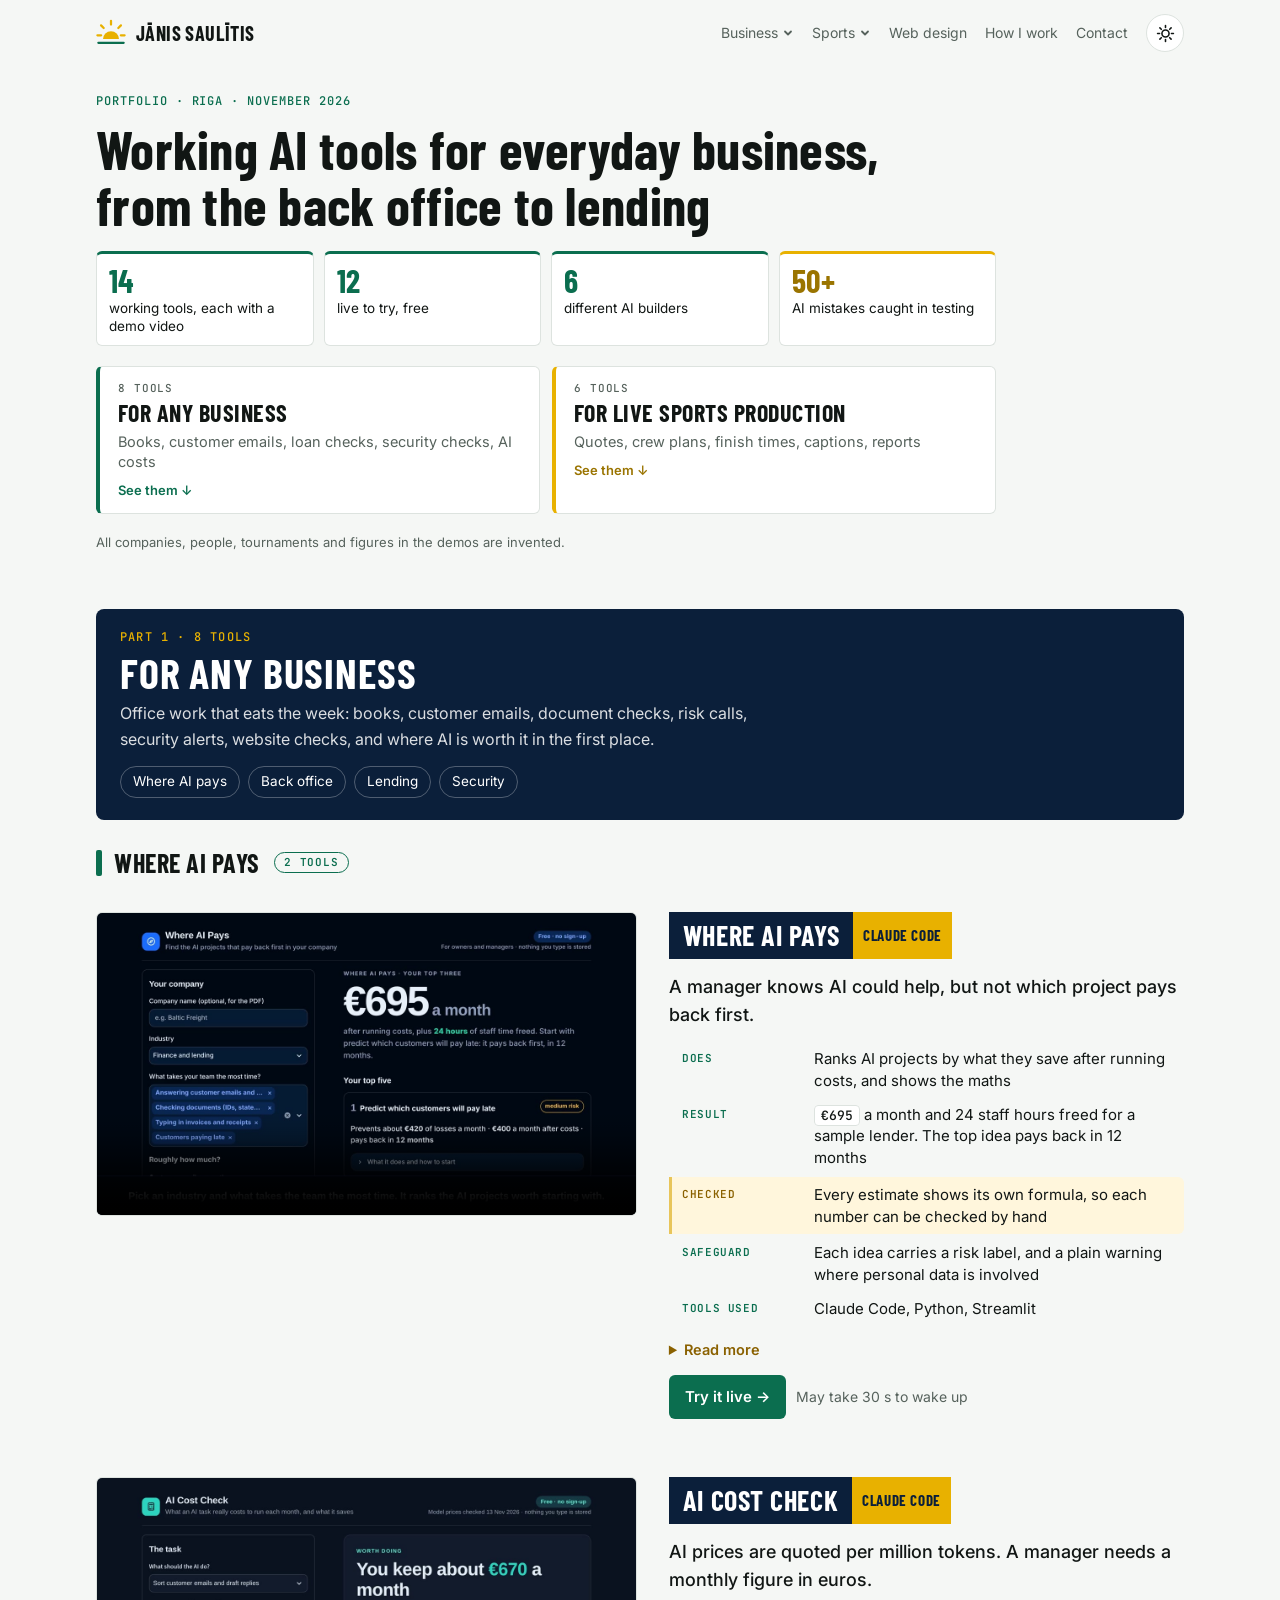
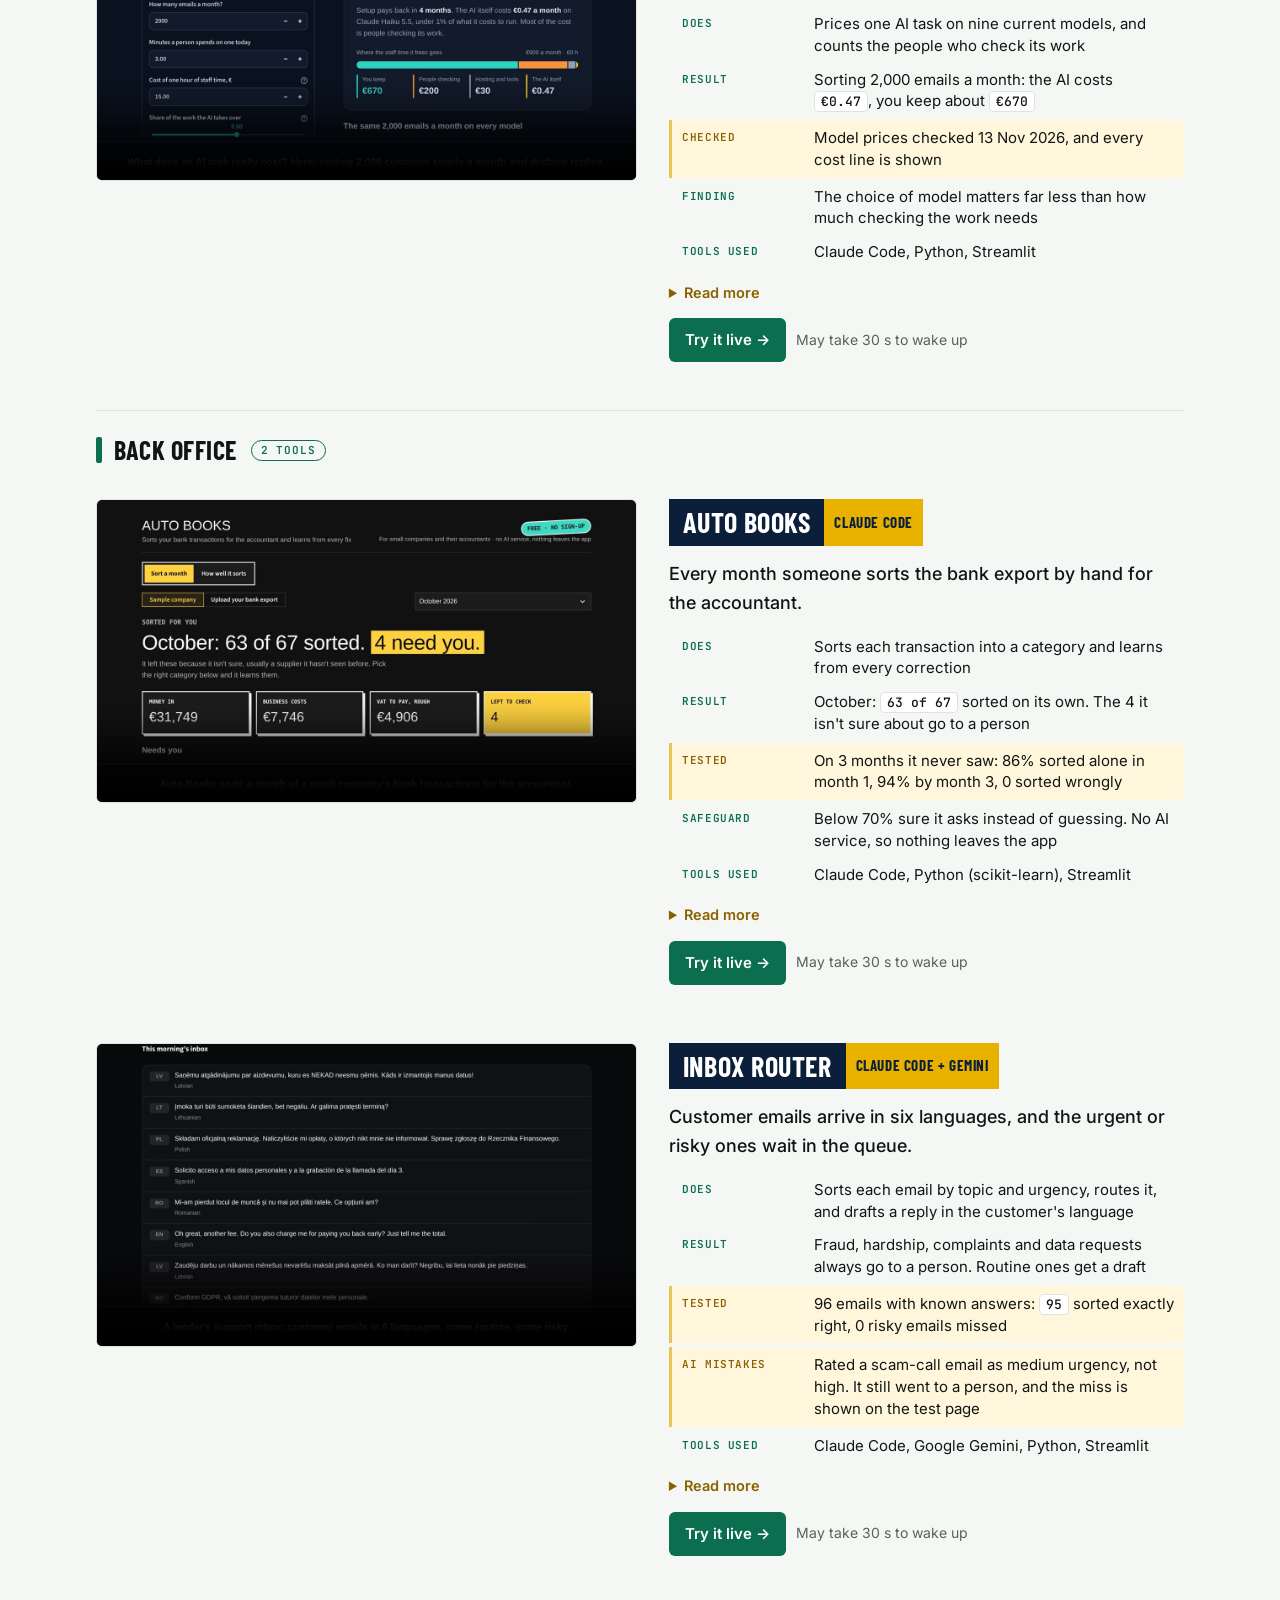
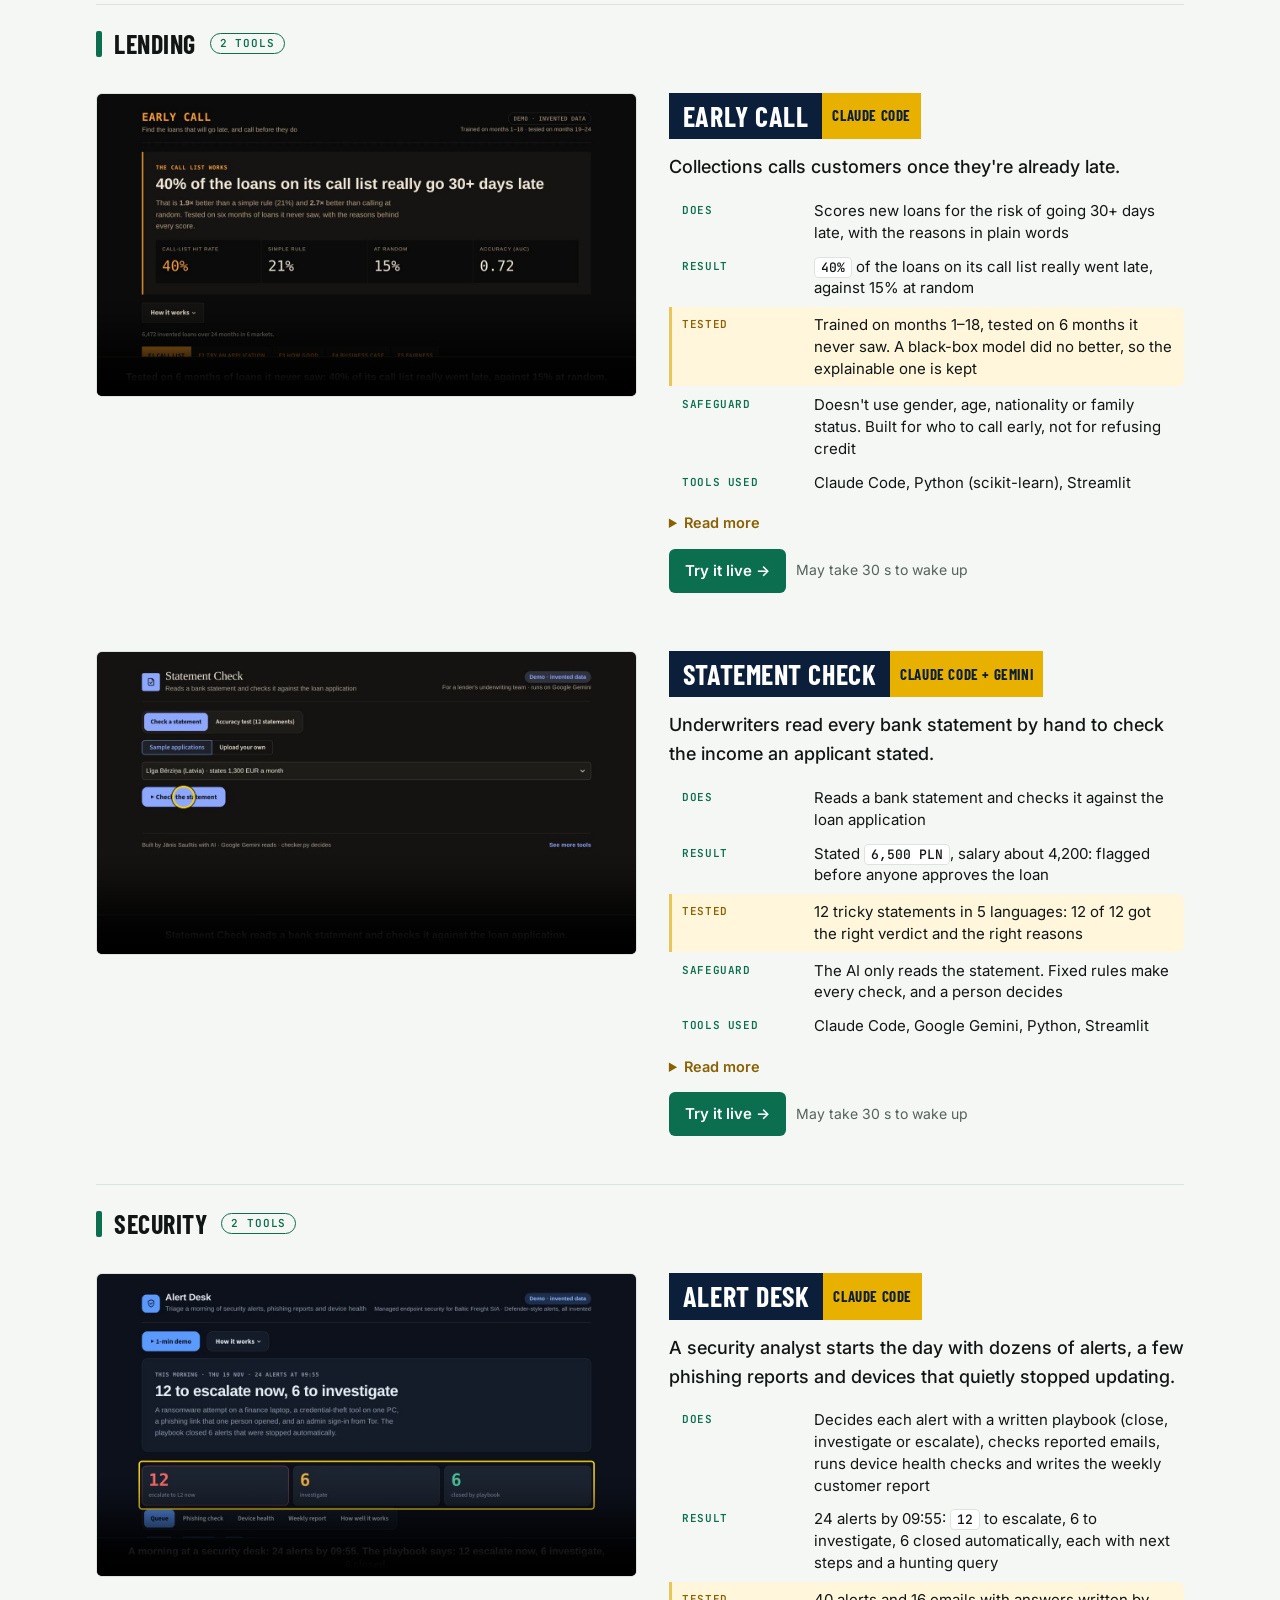
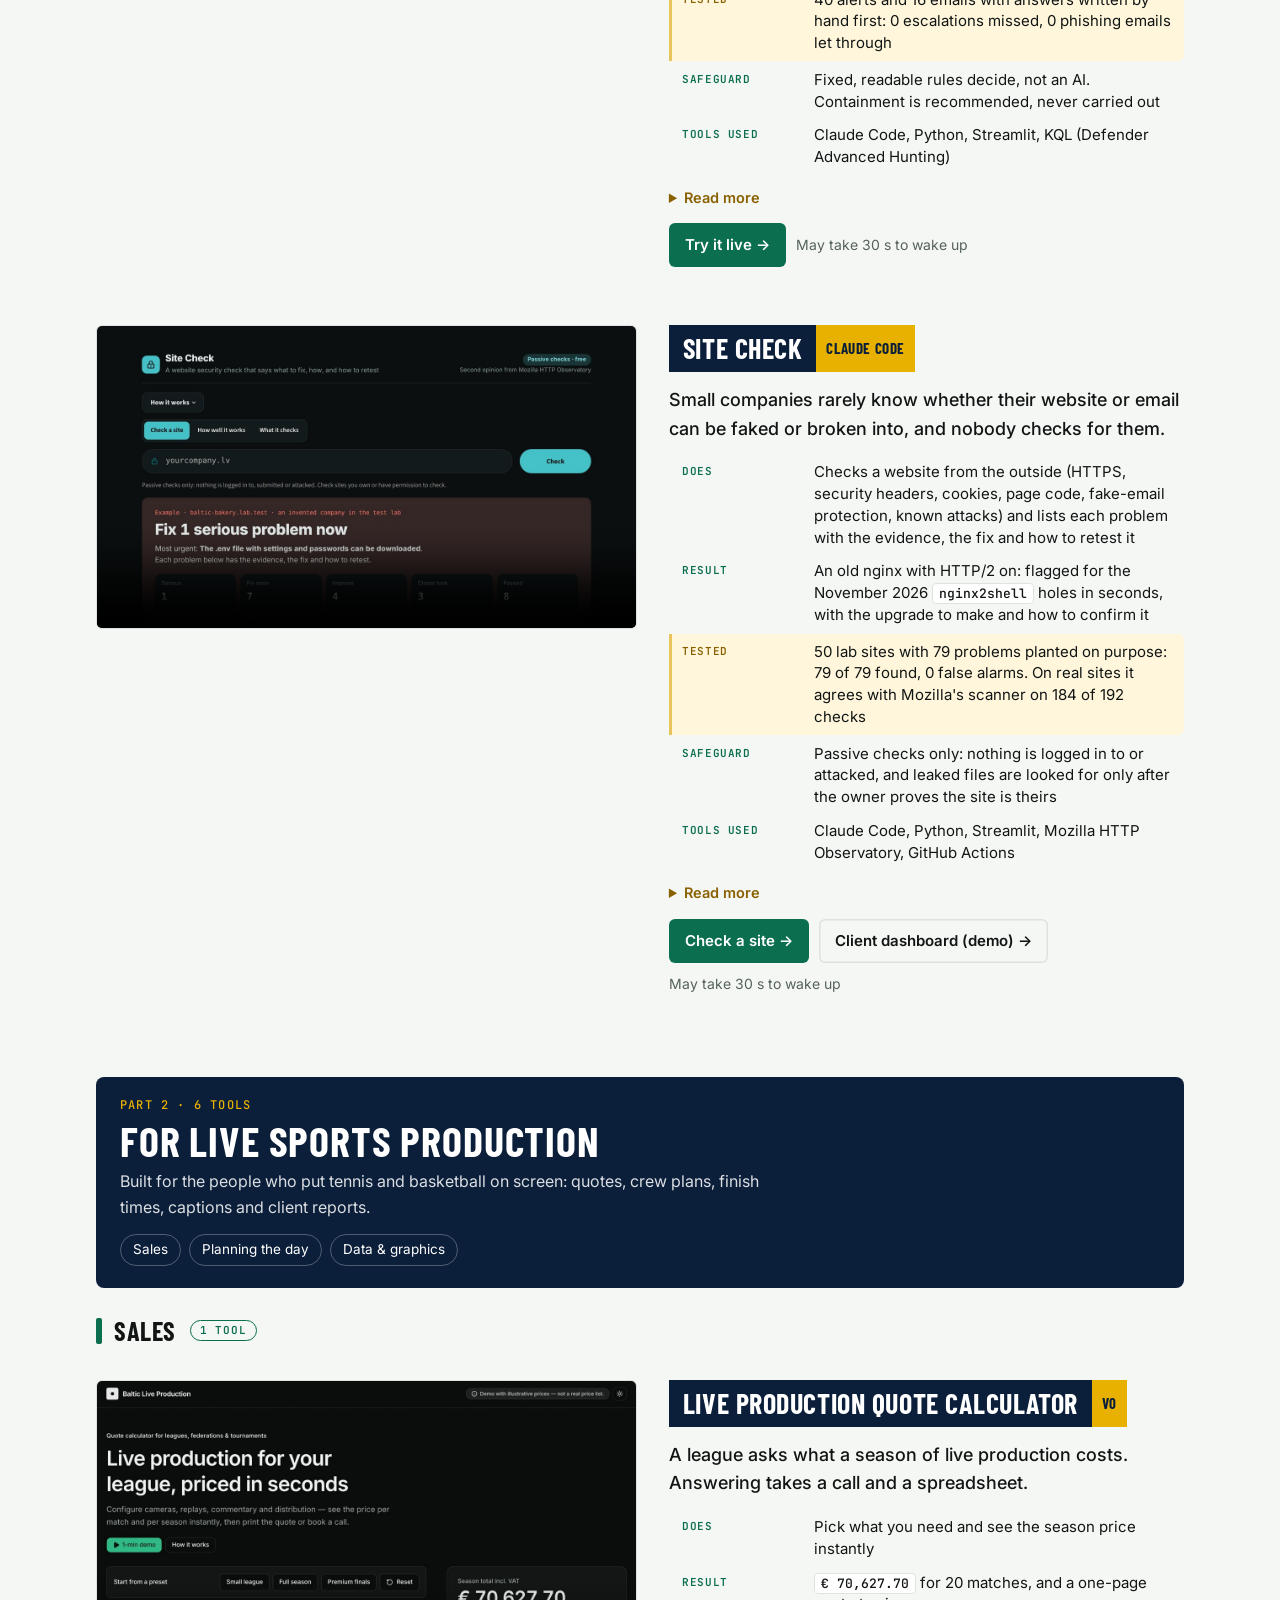
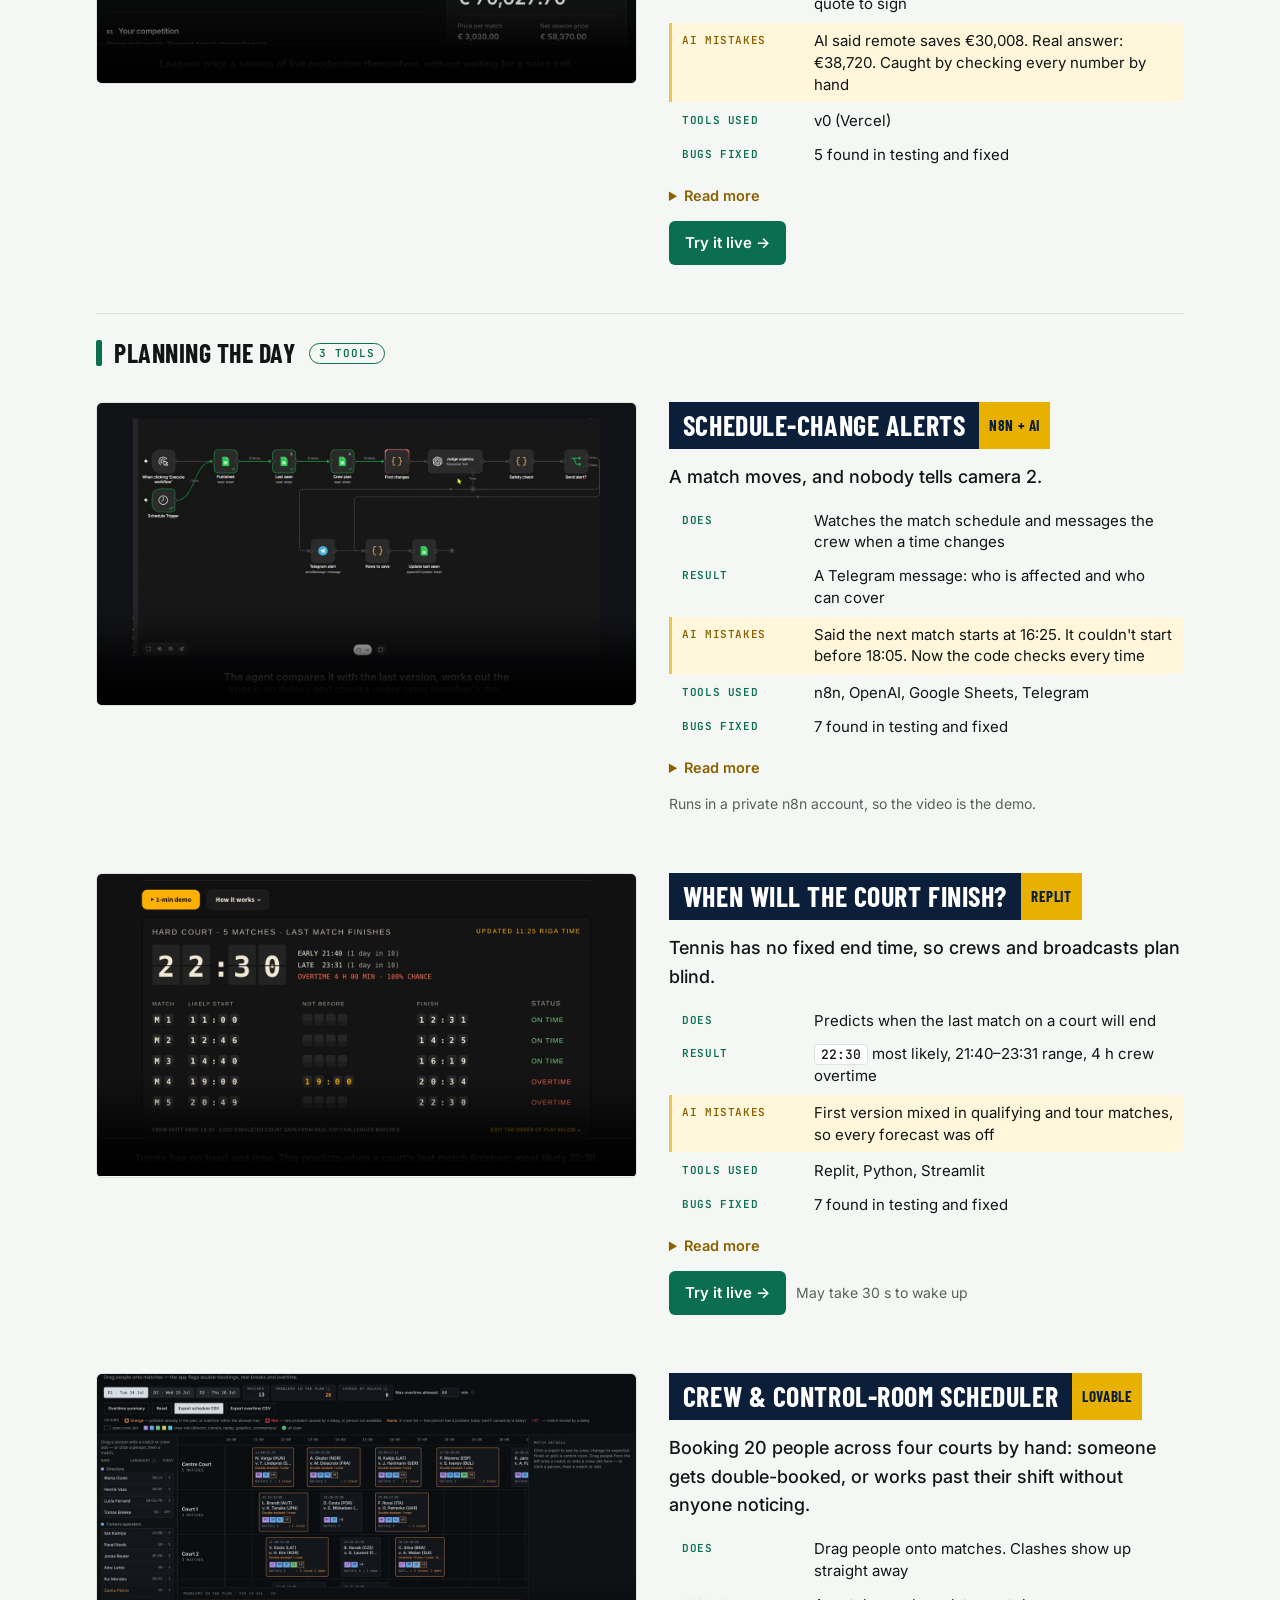
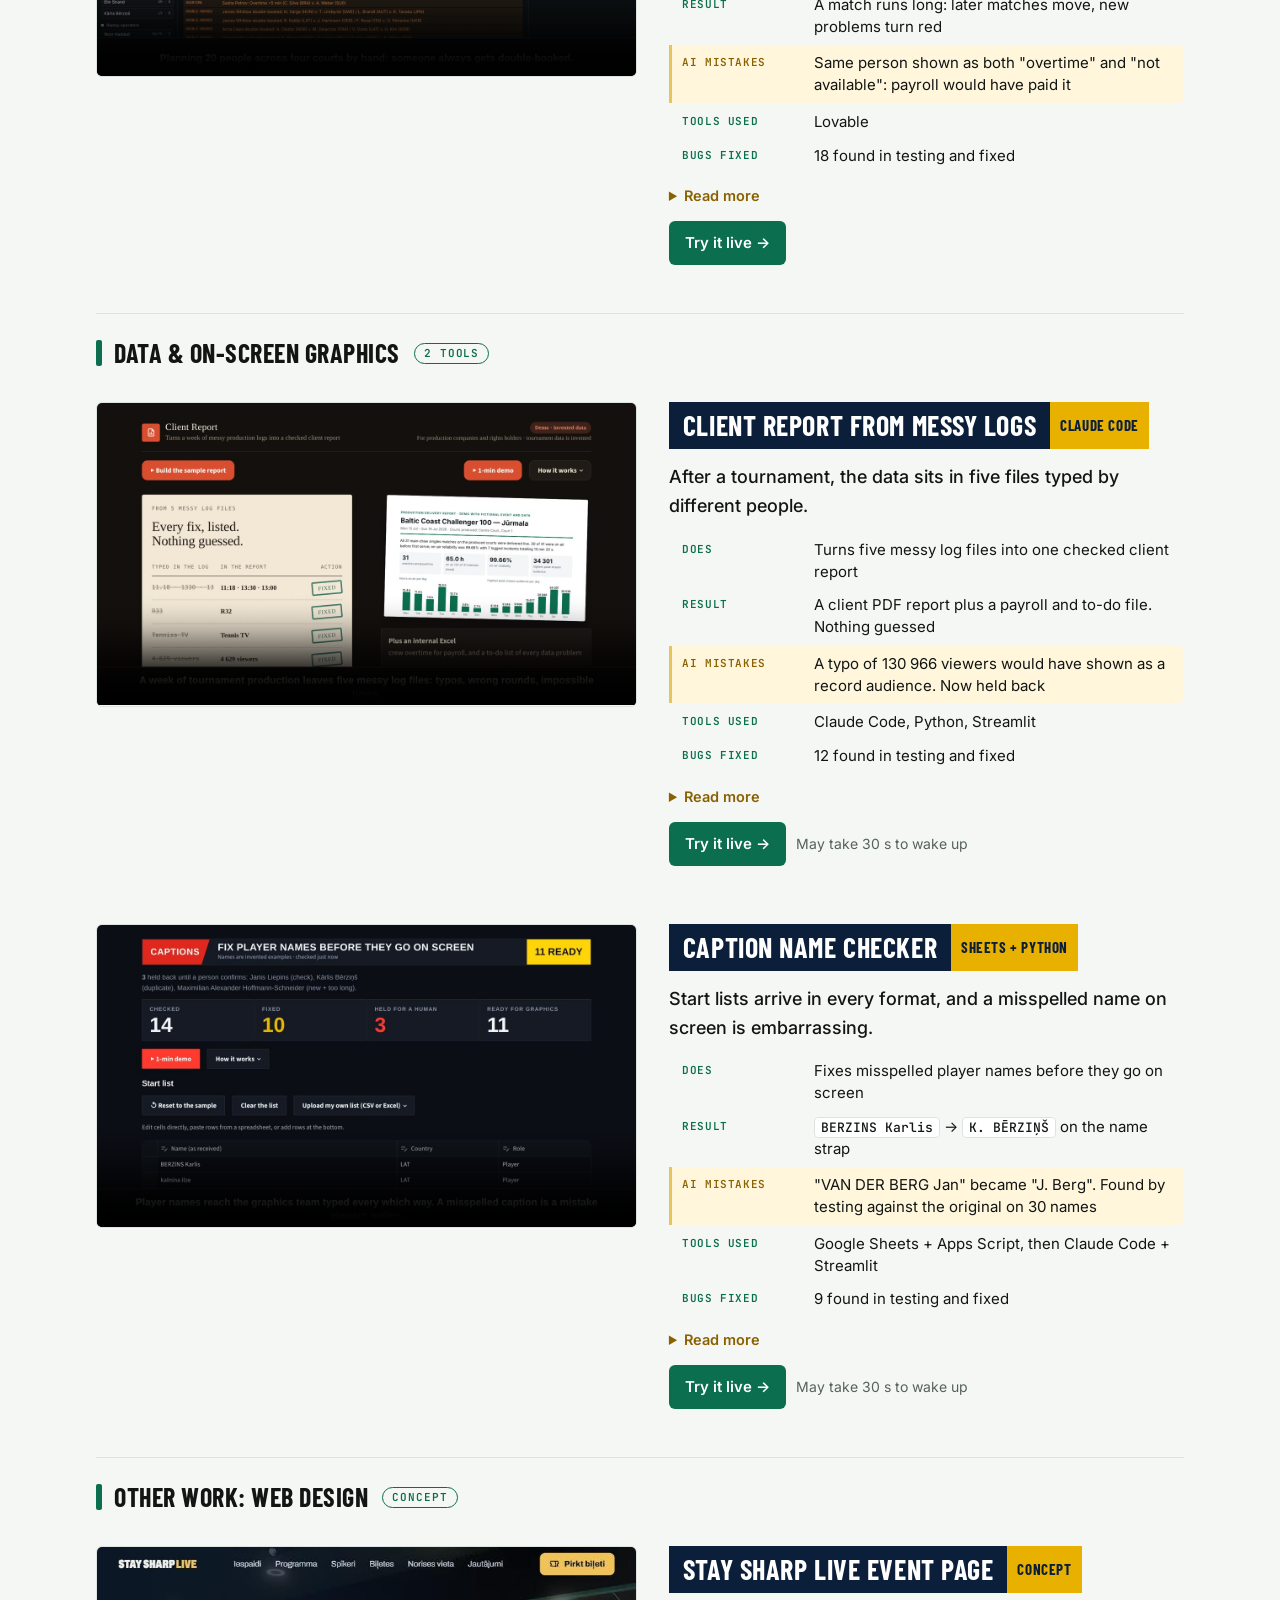
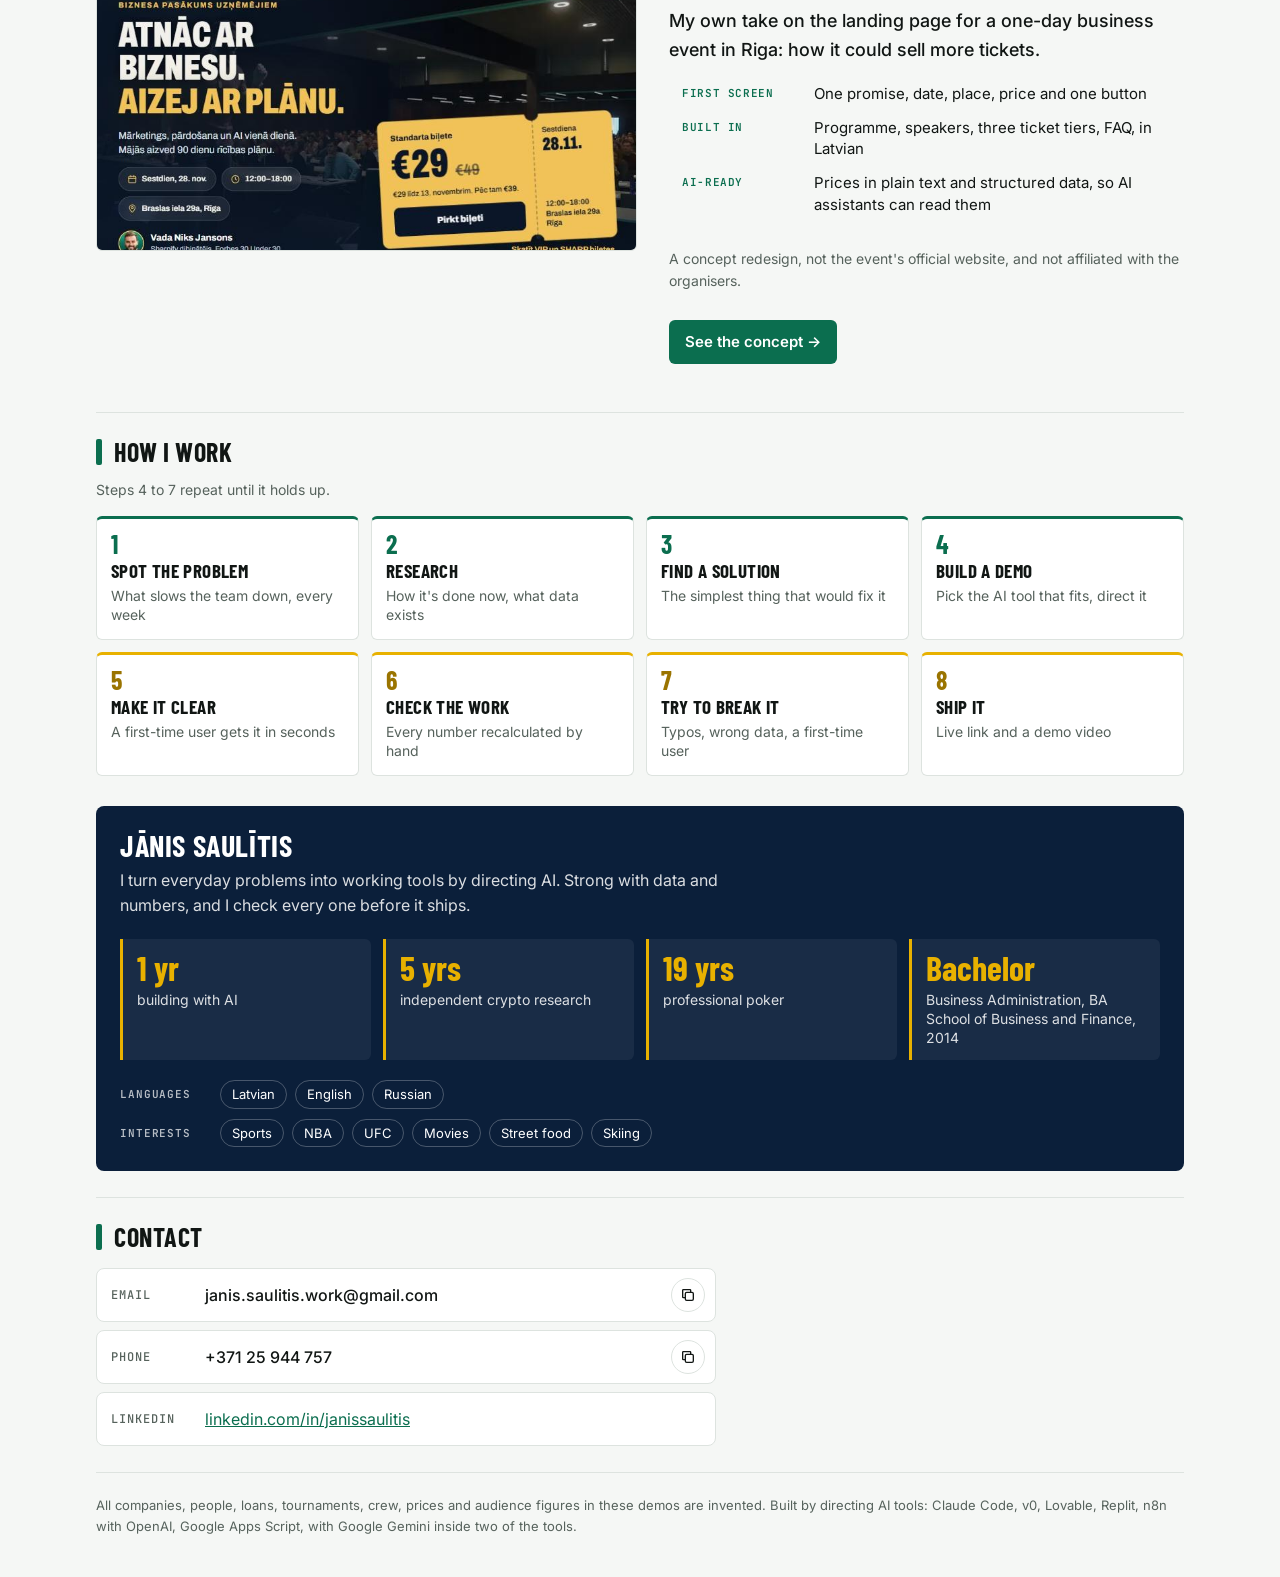
<file: business/index.html>
<!doctype html>
<html lang="en">
<head>
<meta charset="utf-8">
<meta name="viewport" content="width=device-width, initial-scale=1, viewport-fit=cover">
<meta name="color-scheme" content="light dark">
<title>Jānis Saulītis · AI Builds</title>
<meta name="description" content="Fourteen working tools built by directing AI: eight for any business (bookkeeping, customer emails, loan checks, risk calls, security alerts, website security checks, AI costs) and six for live sports production. Each with a demo video and real test results.">
<link rel="canonical" href="https://janis-saulitis-portfolio.netlify.app/business/">
<link rel="icon" href="data:image/svg+xml,%3Csvg xmlns='http://www.w3.org/2000/svg' viewBox='0 0 32 32'%3E%3Crect width='32' height='32' rx='7' fill='%230e1211'/%3E%3Cpath d='M16 4v3.5M7 8.5l2.4 2.4M25 8.5l-2.4 2.4M3.5 18.5h3.5M25 18.5h3.5' stroke='%23f2c230' stroke-width='2.4' stroke-linecap='round'/%3E%3Cpath d='M8.5 22.5a7.5 7.5 0 0 1 15 0z' fill='%23f2c230'/%3E%3Cpath d='M4 26.5h24' stroke='%2339c48f' stroke-width='2.4' stroke-linecap='round'/%3E%3C/svg%3E">
<meta property="og:type" content="website">
<meta property="og:url" content="https://janis-saulitis-portfolio.netlify.app/business/">
<meta property="og:title" content="Jānis Saulītis · Working tools built by directing AI">
<meta property="og:description" content="Fourteen working tools built by directing AI: eight for any business (bookkeeping, customer emails, loan checks, risk calls, security alerts, website security checks, AI costs) and six for live sports production. Each with a demo video and real test results.">
<meta property="og:image" content="https://janis-saulitis-portfolio.netlify.app/og-3.png">
<meta property="og:image:width" content="1200">
<meta property="og:image:height" content="630">
<meta name="twitter:card" content="summary_large_image">
<meta name="twitter:image" content="https://janis-saulitis-portfolio.netlify.app/og-3.png">
<meta name="darkreader-lock">
<link rel="preconnect" href="https://fonts.googleapis.com">
<link rel="preconnect" href="https://fonts.gstatic.com" crossorigin>
<link rel="stylesheet" href="https://fonts.googleapis.com/css2?family=Barlow+Condensed:wght@600;700&family=Inter:wght@400;500;600&family=JetBrains+Mono:wght@500&display=swap">
<style>
/* Layout: one calm column of projects, each a 16:9 clip beside its story; titles set like a broadcast lower-third strap */
:root {
  --bg: #f5f7f5; --surface: #ffffff; --fg: #111614; --muted: #56625c; --line: #dde3df;
  --accent: #0b6e4f; --accent-fg: #ffffff; --strap: #0b1f3a; --strap-fg: #ffffff; --tag: #e8b100; --tag-fg: #0b1f3a; --tag-ink: #9a7400;
  --warn-bg: #fff6dc; --warn-line: #e8c55a; --warn-ink: #8a6100;
  --display: "Barlow Condensed", "Arial Narrow", "Helvetica Neue", Arial, sans-serif;
  --body: "Inter", system-ui, -apple-system, "Segoe UI", Roboto, sans-serif;
  --mono: "JetBrains Mono", ui-monospace, "SFMono-Regular", Consolas, monospace;
}
@media (prefers-color-scheme: dark) { :root:not([data-theme="light"]) {
  --bg: #0e1211; --surface: #151b19; --fg: #e8eeeb; --muted: #9aa7a1; --line: #26302c;
  --accent: #39c48f; --accent-fg: #06120d; --strap: #1b3357; --strap-fg: #ffffff; --tag: #f2c230; --tag-fg: #0b1f3a; --tag-ink: #f2c230;
  --warn-bg: #2a2410; --warn-line: #b8922a; --warn-ink: #f2c230; color-scheme: dark } }
:root[data-theme="dark"] {
  --bg: #0e1211; --surface: #151b19; --fg: #e8eeeb; --muted: #9aa7a1; --line: #26302c;
  --accent: #39c48f; --accent-fg: #06120d; --strap: #1b3357; --strap-fg: #ffffff; --tag: #f2c230; --tag-fg: #0b1f3a; --tag-ink: #f2c230;
  --warn-bg: #2a2410; --warn-line: #b8922a; --warn-ink: #f2c230; color-scheme: dark }

* { box-sizing: border-box }
html { -webkit-text-size-adjust: 100% }
body { background: var(--bg); color: var(--fg); font: 400 16px/1.6 var(--body); margin: 0 }
.wrap { max-width: 1120px; margin: 0 auto; padding-left: max(16px, env(safe-area-inset-left, 0px)); padding-right: max(16px, env(safe-area-inset-right, 0px)) }
a { color: var(--accent) }
:focus-visible { outline: 3px solid var(--accent); outline-offset: 2px }

/* top bar */
.bar { position: sticky; top: env(safe-area-inset-top, 0px); z-index: 10; background: var(--bg); display: flex; align-items: center; justify-content: space-between; gap: 16px; padding-block: 20px }
.bar .name { display: inline-flex; align-items: center; gap: 10px; color: var(--fg); text-decoration: none; font: 700 20px/1 var(--display); letter-spacing: .02em; text-transform: uppercase; white-space: nowrap }
.mark { width: 30px; height: 30px; flex: none; overflow: visible }
.mark .disc { fill: var(--tag) }
.mark .rays, .mark .ground { fill: none; stroke: var(--tag); stroke-width: 2.4; stroke-linecap: round }
.mark .ground { stroke: var(--accent) }
.bar .name:hover .rays { transform: rotate(-8deg); transform-origin: 16px 22px; transition: transform .3s }
.bar nav { display: flex; gap: 12px 18px; flex-wrap: wrap; align-items: center; font-size: 14px }
.bar nav .links { display: contents }
.icon-btn { display: inline-grid; place-items: center; width: 38px; height: 38px; border: 1px solid var(--line); background: var(--surface); color: var(--fg); border-radius: 999px; cursor: pointer; padding: 0 }
.icon-btn svg { width: 19px; height: 19px; fill: none; stroke: currentColor; stroke-width: 2; stroke-linecap: round; stroke-linejoin: round }
.i-moon { display: none } .is-dark .i-sun { display: none } .is-dark .i-moon { display: block }
.menu-btn { display: none }
.bar { position: relative }
.bar .jump { position: absolute; flex-wrap: nowrap; gap: 0; font-size: 15px; grid-template-columns: minmax(0,1fr); left: 0; right: 0; top: calc(100% - 8px); z-index: 20; display: grid; background: var(--surface); border: 1px solid var(--line); border-top: 3px solid var(--tag); border-radius: 4px 4px 12px 12px; padding: 6px 0; box-shadow: 0 18px 40px rgba(0,0,0,.28) }
.jump[hidden] { display: none }
.bar .jump a { display: grid; grid-template-columns: 30px 1fr auto 14px; align-items: center; gap: 10px; padding: 13px 16px; color: var(--fg); text-decoration: none; font: 600 15px/1.2 var(--body) }
.bar .jump a + a { border-top: 1px solid var(--line) }
.bar .jump a:active, .bar .jump a:hover { background: var(--bg) }
.jump .n { font: 500 12px/1 var(--mono); color: var(--accent) }
.jump .c { font: 500 11px/1 var(--mono); color: var(--muted); text-transform: uppercase; letter-spacing: .06em }
.jump .go { width: 14px; height: 14px; fill: none; stroke: var(--muted); stroke-width: 2; stroke-linecap: round; stroke-linejoin: round }
.menu-btn .i-x { display: none } .menu-btn[aria-expanded="true"] .i-bars { display: none } .menu-btn[aria-expanded="true"] .i-x { display: block }
.menu-btn[aria-expanded="true"] { border-color: var(--tag) }
.oneliner { display: none; margin: 0; font-size: 16px; color: var(--muted) }
.toggle { display: none; align-items: center; gap: 6px; border: 1px solid var(--warn-line); background: transparent; color: var(--warn-ink); border-radius: 6px; padding: 8px 12px; font: 600 14px var(--body); cursor: pointer; justify-self: start }
.bar nav a { color: var(--muted); text-decoration: none }
.bar nav a:hover { color: var(--fg) }

/* intro */
.intro { padding-block: 28px 22px; display: grid; gap: 14px; max-width: 900px }
.kicker { font: 500 12px/1 var(--mono); letter-spacing: .08em; text-transform: uppercase; color: var(--accent) }
h1 { font: 700 clamp(34px, 4.4vw, 54px)/1.04 var(--display); margin: 0; text-wrap: balance; letter-spacing: .005em }
.intro .note { margin: 0; font-size: 13px; color: var(--muted) }
.facts { list-style: none; margin: 4px 0 0; padding: 0; display: grid; grid-template-columns: repeat(4, minmax(0,1fr)); gap: 10px }
.facts li { min-width: 0; display: grid; gap: 4px; align-content: start; background: var(--surface); border: 1px solid var(--line); border-top: 3px solid var(--accent); border-radius: 6px; padding: 10px 12px }
.facts li:last-child { border-top-color: var(--tag) }
.facts b { font: 700 32px/1 var(--display); color: var(--accent) }
.facts li:last-child b { color: var(--tag-ink) }
.facts span { font-size: 13.5px; line-height: 1.3; color: var(--fg) }

/* sections */
.group { scroll-margin-top: 80px; padding-block: 26px 8px; border-top: 1px solid var(--line) }
.group > h2 { display: flex; align-items: center; gap: 12px; margin: 0 0 18px; font: 700 26px/1 var(--display); text-transform: uppercase; letter-spacing: .02em; color: var(--fg) }
.group > h2::before { content: ""; width: 6px; height: 26px; border-radius: 2px; background: var(--accent) }
.group > h2 small { font: 600 11px/1 var(--mono); letter-spacing: .08em; color: var(--accent); border: 1px solid var(--accent); border-radius: 999px; padding: 4px 9px; margin-left: 2px }
.proj { scroll-margin-top: 80px; display: grid; grid-template-columns: minmax(0, 1.05fr) minmax(0, 1fr); gap: 32px; padding-block: 18px 40px; align-items: start }
.media video, .media img { width: 100%; aspect-ratio: 16 / 9; display: block; border-radius: 6px; background: #000; border: 1px solid var(--line); object-fit: cover }
.media .note { font-size: 13px; color: var(--muted); margin-top: 8px }
.story { display: grid; gap: 14px; min-width: 0 }

.strap { display: inline-flex; align-items: stretch; max-width: 100%; font-family: var(--display); text-transform: uppercase; justify-self: start }
.strap h3 { margin: 0; min-width: 0; overflow-wrap: anywhere; background: var(--strap); color: var(--strap-fg); font: 700 clamp(22px, 2.6vw, 28px)/1.1 var(--display); padding: 8px 14px; letter-spacing: .02em }
.strap span { background: var(--tag); color: var(--tag-fg); font: 700 15px/1 var(--display); padding: 0 10px; display: flex; align-items: center; letter-spacing: .04em; white-space: nowrap }

.problem { margin: 0; font-size: 18px; font-weight: 500; max-width: 60ch }
.does { margin: 0; color: var(--muted); max-width: 62ch }
.ba { display: grid; grid-template-columns: auto auto 1fr; gap: 6px 10px; align-items: baseline; font-size: 14px; margin: 0 }
.ba dt { font: 500 11px/1.4 var(--mono); letter-spacing: .06em; text-transform: uppercase; color: var(--muted) }
.ba dd { margin: 0 }
.ba .arrow { color: var(--accent); font-weight: 600 }
.ba code { font: 500 13px var(--mono); background: var(--surface); border: 1px solid var(--line); padding: 1px 6px; border-radius: 4px }

.pts { list-style: none; margin: 0; padding: 0; display: grid; gap: 8px; max-width: 62ch }
.pts li { display: grid; grid-template-columns: 7.5rem minmax(0,1fr); gap: 12px; font-size: 15px; line-height: 1.45; padding: 4px 10px; border-left: 3px solid transparent; border-radius: 0 6px 6px 0 }
.pts li b { font: 600 11px/1.9 var(--mono); letter-spacing: .06em; text-transform: uppercase; color: var(--accent) }
.pts li.ai { background: var(--warn-bg); border-left-color: var(--warn-line); padding-block: 7px }
.pts li.ai b { color: var(--warn-ink) }
.pts { gap: 4px }
.pts code { font: 500 13px var(--mono); background: var(--surface); border: 1px solid var(--line); padding: 1px 6px; border-radius: 4px }
.more { font-size: 14.5px; color: var(--muted); max-width: 62ch }
.more summary { cursor: pointer; color: var(--warn-ink); font-weight: 600; width: fit-content }
.more p { margin: 8px 0 0 }
.meta { display: flex; flex-wrap: wrap; gap: 6px 16px; font: 500 12.5px/1.5 var(--mono); color: var(--muted); font-variant-numeric: tabular-nums }
.caught { margin: 0; background: var(--warn-bg); border-left: 3px solid var(--warn-line); padding: 10px 14px; font-size: 14.5px; border-radius: 0 6px 6px 0 }
.caught b { display: block; font: 600 11px/1.6 var(--mono); letter-spacing: .08em; text-transform: uppercase; color: var(--muted) }
.actions { display: flex; flex-wrap: wrap; gap: 10px; align-items: center }
.btn { display: inline-block; background: var(--accent); color: var(--accent-fg); text-decoration: none; font-weight: 600; font-size: 15px; padding: 10px 16px; border-radius: 6px }
.btn:hover { filter: brightness(1.08) }
.btn.ghost { background: transparent; color: var(--fg); box-shadow: inset 0 0 0 1.5px var(--line) }
.btn.ghost:hover { filter: none; box-shadow: inset 0 0 0 1.5px var(--fg) }
.quiet { font-size: 14px; color: var(--muted) }

/* how I work */
.flow { list-style: none; margin: 0 0 30px; padding: 0; display: grid; grid-template-columns: repeat(4, minmax(0,1fr)); gap: 12px; counter-reset: s }
.flow-note { margin: -4px 0 14px; font-size: 14px; color: var(--muted) }
.flow li { position: relative; display: grid; gap: 4px; align-content: start; background: var(--surface); border: 1px solid var(--line); border-top: 3px solid var(--accent); border-radius: 6px; padding: 12px 14px 14px }
.flow li .n { font: 700 26px/1 var(--display); color: var(--accent) }
.flow li b { font: 700 19px/1.1 var(--display); text-transform: uppercase; letter-spacing: .02em }
.flow li .d { font-size: 14px; color: var(--muted); line-height: 1.4 }
.flow li:nth-child(n+5) { border-top-color: var(--tag) }
.flow li:nth-child(n+5) .n { color: var(--tag-ink) }
.me { background: var(--strap); color: var(--strap-fg); border-radius: 8px; padding: 24px; display: grid; gap: 20px; margin-bottom: 18px }
.me h3 { margin: 0; font: 700 30px/1 var(--display); text-transform: uppercase; letter-spacing: .02em }
.me-head p { margin: 8px 0 0; font-size: 16px; opacity: .85; max-width: 60ch }
.stats { list-style: none; margin: 0; padding: 0; display: grid; grid-template-columns: repeat(4, minmax(0,1fr)); gap: 12px }
.stats li { min-width: 0; overflow-wrap: anywhere; display: grid; gap: 6px; align-content: start; background: rgba(255,255,255,.06); border-left: 3px solid var(--tag); border-radius: 0 6px 6px 0; padding: 12px 14px }
.stats b { font: 700 34px/1 var(--display); color: var(--tag); overflow-wrap: normal }
.stats span { font-size: 14px; opacity: .85; line-height: 1.35 }
.chips { display: flex; flex-wrap: wrap; gap: 8px; align-items: center }
.chips span { border: 1px solid rgba(255,255,255,.25); border-radius: 999px; padding: 3px 11px; font-size: 13px }
.chip-rows { display: grid; gap: 10px }
.chips .lab { border: 0; padding: 0; width: 92px; flex: none; font: 600 11px var(--mono); letter-spacing: .08em; text-transform: uppercase; opacity: .7 }
.how { list-style: none; margin: 0; padding: 0 0 12px; display: grid; gap: 8px; font-size: 16px }
.how b { font-weight: 600 }
.about { max-width: 70ch; color: var(--muted); padding-block: 4px 12px }
.contact { list-style: none; margin: 0; padding: 0 0 18px; display: grid; gap: 8px; font-size: 16px; max-width: 620px }
.contact li { display: flex; align-items: center; gap: 4px 14px; background: var(--surface); border: 1px solid var(--line); border-radius: 8px; padding: 8px 10px 8px 14px; min-height: 54px }
.contact .val { display: flex; align-items: center; gap: 10px; min-width: 0; flex: 1; justify-content: space-between }
.contact .sel, .contact a { overflow-wrap: anywhere }
.contact .copy { width: 34px; height: 34px; flex: none }
.contact .copy svg { width: 16px; height: 16px }
.contact li > span:first-child { font: 500 12px/1 var(--mono); letter-spacing: .08em; text-transform: uppercase; color: var(--muted); width: 80px }
.contact .sel { user-select: all; font-weight: 500 }
footer { border-top: 1px solid var(--line); padding-block: 22px 40px; font-size: 13px; color: var(--muted) }

@media (max-width: 520px) { .stats b { font-size: 27px } .stats li { padding: 10px 11px } .contact li { flex-direction: column; align-items: stretch; gap: 2px; padding-block: 8px } .chips .lab { width: 100% } .group > h2 { font-size: 22px } .group > h2::before { height: 22px } .pts li { grid-template-columns: minmax(0,1fr); gap: 2px } .flow { grid-template-columns: repeat(2, minmax(0,1fr)); gap: 8px } .flow li { padding: 10px 12px; grid-template-columns: auto 1fr; align-items: baseline; column-gap: 8px } .flow li .n { font-size: 20px } .flow li b { font-size: 16px } .flow li .d { display: none } }
@media (max-width: 820px) {
  .flow { grid-template-columns: repeat(2, minmax(0,1fr)) }
  .stats { grid-template-columns: repeat(2, minmax(0,1fr)) }
  .proj { grid-template-columns: minmax(0, 1fr); gap: 18px }
  .bar nav .links { display: none }
  /* phones: one-line jump menu, and each project folded to title + problem until tapped */
  .menu-btn { display: inline-grid }
  .facts { grid-template-columns: repeat(2, minmax(0,1fr)) }
  /* phones: title, video, one line, buttons. Everything else behind "Details" */
  .proj { gap: 12px; padding-block: 14px 26px }
  .proj .story { display: contents }
  .proj .strap { order: 1 } .proj .media { order: 2 } .proj .oneliner { order: 3 } .proj .actions { order: 4 }
  .proj .problem { order: 5 } .proj .pts { order: 6 } .proj .more { order: 7 } .proj .story > .quiet { order: 8 }
  .proj.folded .problem, .proj.folded .pts, .proj.folded .more, .proj.folded .quiet { display: none }
  .proj.folded .oneliner { display: block }
  .toggle { display: inline-flex }
}
@media (max-width: 360px) { .bar nav { gap: 8px; flex-wrap: nowrap } .bar .name { font-size: 18px; gap: 8px } .mark { width: 24px; height: 24px } .bar .jump a { padding-inline: 12px; gap: 8px; grid-template-columns: 24px 1fr auto 14px } .stats b { font-size: 28px } .me { padding: 18px } .strap { flex-wrap: wrap } .strap span { padding-block: 4px } }
@media (min-width: 1800px) {
  .wrap { max-width: 1400px }
  body { font-size: 17px }
  .problem { font-size: 19px }
}
@media (prefers-reduced-motion: reduce) { * { transition: none !important } }

/* sticky top bar */
.bar { position: sticky; top: 0; z-index: 40; padding-block: 14px; border-bottom: 1px solid transparent; transition: border-color .2s }
.bar.stuck { border-bottom-color: var(--line) }
.group, .proj { scroll-margin-top: 84px }

/* two parts: business and sports */
.bar nav .links { align-items: center }
.dd { position: relative; display: inline-flex }
.dd > button { all: unset; cursor: pointer; display: inline-flex; align-items: center; gap: 4px; color: var(--muted); font-size: 14px }
.dd > button:hover, .dd > button[aria-expanded="true"] { color: var(--fg) }
.dd > button:focus-visible { outline: 3px solid var(--accent); outline-offset: 3px; border-radius: 4px }
.caret { width: 12px; height: 12px; fill: none; stroke: currentColor; stroke-width: 1.8; stroke-linecap: round; stroke-linejoin: round; transition: transform .15s }
.dd > button[aria-expanded="true"] .caret { transform: rotate(180deg) }
.dd-menu { position: absolute; top: calc(100% + 12px); left: -14px; min-width: 230px; display: grid; background: var(--surface); border: 1px solid var(--line); border-top: 3px solid var(--tag); border-radius: 4px 4px 10px 10px; padding: 6px 0; box-shadow: 0 18px 40px rgba(0,0,0,.25); z-index: 30 }
.dd-menu[hidden] { display: none }
.bar nav .dd-menu a { display: flex; justify-content: space-between; gap: 16px; padding: 10px 14px; color: var(--fg); font-weight: 500 }
.bar nav .dd-menu a:hover { background: var(--bg) }
.dd-menu a .c, .jump .sub .c { font: 500 11px/1.4 var(--mono); color: var(--muted); text-transform: uppercase; letter-spacing: .06em }
.dd-menu .all { border-bottom: 1px solid var(--line); margin-bottom: 4px }
.bar .jump .sub { padding-left: 56px; font-weight: 500; font-size: 14px; color: var(--muted) }
.bar .jump .sub + .sub { border-top: 0 }

.doors { display: grid; grid-template-columns: repeat(2, minmax(0,1fr)); gap: 12px; margin: 6px 0 4px }
.door { display: grid; gap: 6px; align-content: start; text-decoration: none; color: var(--fg); background: var(--surface); border: 1px solid var(--line); border-left: 4px solid var(--accent); border-radius: 6px; padding: 16px 18px; transition: border-color .15s, transform .15s }
.door + .door { border-left-color: var(--tag) }
.door:hover { border-color: var(--accent); transform: translateY(-1px) }
.door + .door:hover { border-color: var(--tag) }
.door .t { font: 700 24px/1.05 var(--display); text-transform: uppercase; letter-spacing: .02em }
.door .d { font-size: 14.5px; color: var(--muted); line-height: 1.4 }
.door .go2 { font: 600 13px/1 var(--body); color: var(--accent); margin-top: 6px }
.door + .door .go2 { color: var(--tag-ink) }
.door .n { font: 500 11px/1 var(--mono); letter-spacing: .08em; text-transform: uppercase; color: var(--muted) }

.part { scroll-margin-top: 76px; padding-top: 34px }
.part-head { display: grid; gap: 8px; padding: 22px 24px; border-radius: 8px; background: var(--strap); color: var(--strap-fg); margin-bottom: 4px }
.part-head .n { font: 500 12px/1 var(--mono); letter-spacing: .1em; text-transform: uppercase; color: var(--tag) }
.part-head h2 { margin: 0; font: 700 clamp(30px, 3.6vw, 42px)/1 var(--display); text-transform: uppercase; letter-spacing: .02em }
.part-head p { margin: 0; max-width: 68ch; opacity: .85 }
.part-head .subnav { display: flex; flex-wrap: wrap; gap: 8px; margin-top: 6px }
.part-head .subnav a { color: var(--strap-fg); text-decoration: none; border: 1px solid rgba(255,255,255,.28); border-radius: 999px; padding: 4px 12px; font-size: 13.5px }
.part-head .subnav a:hover { border-color: var(--tag); color: var(--tag) }
.part .group:first-of-type { border-top: 0 }
@media (max-width: 820px) { .doors { grid-template-columns: minmax(0,1fr) } .part-head { padding: 18px } .part-head .subnav { flex-wrap: nowrap; gap: 6px; overflow-x: auto; scrollbar-width: none; margin-inline: -2px; padding-inline: 2px } .part-head .subnav::-webkit-scrollbar { display: none } .part-head .subnav a { white-space: nowrap; flex: none; font-size: 12.5px; padding: 4px 10px } }
</style>
</head>
<body>

<div class="wrap" id="top">
  <header class="bar">
    <a class="name" href="#top" aria-label="Jānis Saulītis, back to top"><svg class="mark" viewBox="0 0 32 32" aria-hidden="true"><path class="rays" d="M16 3v4M5.4 7.9l2.8 2.8M26.6 7.9l-2.8 2.8M1.5 18.5h4M26.5 18.5h4"/><path class="disc" d="M7.5 22.5a8.5 8.5 0 0 1 17 0z"/><path class="ground" d="M2.5 26.5h27"/></svg><span>Jānis Saulītis</span></a>
    <nav>
      <span class="links"><span class="dd"><button type="button" aria-expanded="false" aria-controls="dd-business">Business<svg class="caret" viewBox="0 0 12 12" aria-hidden="true"><path d="M3 4.5 6 7.5 9 4.5"/></svg></button><span class="dd-menu" id="dd-business" hidden><a class="all" href="#business">All business tools <span class="c">8 tools</span></a><a href="#ai-plan">Where AI pays <span class="c">2 tools</span></a><a href="#back-office">Back office <span class="c">2 tools</span></a><a href="#lending">Lending <span class="c">2 tools</span></a><a href="#security">Security <span class="c">2 tools</span></a></span></span><span class="dd"><button type="button" aria-expanded="false" aria-controls="dd-sports">Sports<svg class="caret" viewBox="0 0 12 12" aria-hidden="true"><path d="M3 4.5 6 7.5 9 4.5"/></svg></button><span class="dd-menu" id="dd-sports" hidden><a class="all" href="#sports">All sports tools <span class="c">6 tools</span></a><a href="#sales">Sales <span class="c">1 tool</span></a><a href="#planning">Planning the day <span class="c">3 tools</span></a><a href="#data">Data &amp; graphics <span class="c">2 tools</span></a></span></span><a href="#other">Web design</a><a href="#how">How I work</a><a href="#contact">Contact</a></span>
      <button class="icon-btn" id="theme" type="button" aria-label="Switch to dark mode"><svg class="i-sun" viewBox="0 0 24 24" aria-hidden="true"><circle cx="12" cy="12" r="4.5"/><path d="M12 2v2.5M12 19.5V22M2 12h2.5M19.5 12H22M4.9 4.9l1.8 1.8M17.3 17.3l1.8 1.8M4.9 19.1l1.8-1.8M17.3 6.7l1.8-1.8"/></svg><svg class="i-moon" viewBox="0 0 24 24" aria-hidden="true"><path d="M20.5 14.5A8.5 8.5 0 0 1 9.5 3.5a8.5 8.5 0 1 0 11 11z"/></svg></button>
      <button class="icon-btn menu-btn" id="menu" type="button" aria-label="Sections" aria-expanded="false" aria-controls="jump"><svg class="i-bars" viewBox="0 0 24 24" aria-hidden="true"><path d="M4 7h16M4 12h16M4 17h16"/></svg><svg class="i-x" viewBox="0 0 24 24" aria-hidden="true"><path d="M6 6l12 12M18 6 6 18"/></svg></button>
    </nav>
    <nav class="jump" id="jump" aria-label="Sections" hidden><a href="#business"><span class="n">01</span><span>For any business</span><span class="c">8 tools</span><svg class="go" viewBox="0 0 14 14" aria-hidden="true"><path d="M5 2.5 9.5 7 5 11.5"/></svg></a><a class="sub" href="#ai-plan"><span></span><span>Where AI pays</span><span class="c">2 tools</span><svg class="go" viewBox="0 0 14 14" aria-hidden="true"><path d="M5 2.5 9.5 7 5 11.5"/></svg></a><a class="sub" href="#back-office"><span></span><span>Back office</span><span class="c">2 tools</span><svg class="go" viewBox="0 0 14 14" aria-hidden="true"><path d="M5 2.5 9.5 7 5 11.5"/></svg></a><a class="sub" href="#lending"><span></span><span>Lending</span><span class="c">2 tools</span><svg class="go" viewBox="0 0 14 14" aria-hidden="true"><path d="M5 2.5 9.5 7 5 11.5"/></svg></a><a class="sub" href="#security"><span></span><span>Security</span><span class="c">2 tools</span><svg class="go" viewBox="0 0 14 14" aria-hidden="true"><path d="M5 2.5 9.5 7 5 11.5"/></svg></a><a href="#sports"><span class="n">02</span><span>For live sports production</span><span class="c">6 tools</span><svg class="go" viewBox="0 0 14 14" aria-hidden="true"><path d="M5 2.5 9.5 7 5 11.5"/></svg></a><a class="sub" href="#sales"><span></span><span>Sales</span><span class="c">1 tool</span><svg class="go" viewBox="0 0 14 14" aria-hidden="true"><path d="M5 2.5 9.5 7 5 11.5"/></svg></a><a class="sub" href="#planning"><span></span><span>Planning the day</span><span class="c">3 tools</span><svg class="go" viewBox="0 0 14 14" aria-hidden="true"><path d="M5 2.5 9.5 7 5 11.5"/></svg></a><a class="sub" href="#data"><span></span><span>Data &amp; graphics</span><span class="c">2 tools</span><svg class="go" viewBox="0 0 14 14" aria-hidden="true"><path d="M5 2.5 9.5 7 5 11.5"/></svg></a><a href="#other"><span class="n">03</span><span>Web design</span><span class="c">concept</span><svg class="go" viewBox="0 0 14 14" aria-hidden="true"><path d="M5 2.5 9.5 7 5 11.5"/></svg></a><a href="#how"><span class="n">04</span><span>How I work</span><span class="c">8 steps</span><svg class="go" viewBox="0 0 14 14" aria-hidden="true"><path d="M5 2.5 9.5 7 5 11.5"/></svg></a><a href="#contact"><span class="n">05</span><span>Contact</span><span class="c"></span><svg class="go" viewBox="0 0 14 14" aria-hidden="true"><path d="M5 2.5 9.5 7 5 11.5"/></svg></a></nav>
  </header>

  <section class="intro">
    <div class="kicker">Portfolio · Riga · November 2026</div>
    <h1>Working AI tools for everyday business, from the back office to lending</h1>
    <ul class="facts">
      <li><b>14</b><span>working tools, each with a demo video</span></li>
      <li><b>12</b><span>live to try, free</span></li>
      <li><b>6</b><span>different AI builders</span></li>
      <li><b>50+</b><span>AI mistakes caught in testing</span></li>
    </ul>
    <div class="doors"><a class="door" href="#business"><span class="n">8 tools</span><span class="t">For any business</span><span class="d">Books, customer emails, loan checks, security checks, AI costs</span><span class="go2">See them ↓</span></a><a class="door" href="#sports"><span class="n">6 tools</span><span class="t">For live sports production</span><span class="d">Quotes, crew plans, finish times, captions, reports</span><span class="go2">See them ↓</span></a></div>
    <p class="note">All companies, people, tournaments and figures in the demos are invented.</p>
  </section>

  <section class="part" id="business">
    <div class="part-head"><span class="n">Part 1 · 8 tools</span><h2>For any business</h2><p>Office work that eats the week: books, customer emails, document checks, risk calls, security alerts, website checks, and where AI is worth it in the first place.</p><nav class="subnav" aria-label="Business groups"><a href="#ai-plan">Where AI pays</a><a href="#back-office">Back office</a><a href="#lending">Lending</a><a href="#security">Security</a></nav></div>
  <!-- ===================== WHERE AI PAYS ===================== -->
  <section class="group" id="ai-plan">
    <h2>Where AI pays <small>2 tools</small></h2>

    <article class="proj" id="finder">
      <div class="media"><video controls preload="none" playsinline poster="../media/finder.jpg" src="../media/finder.mp4" aria-label="Demo video: Where AI Pays"></video></div>
      <div class="story">
        <div class="strap"><h3>Where AI Pays</h3><span>Claude Code</span></div>
        <p class="problem">A manager knows AI could help, but not which project pays back first.</p>
        <ul class="pts">
          <li><b>Does</b><span>Ranks AI projects by what they save after running costs, and shows the maths</span></li>
          <li><b>Result</b><span><code>€695</code> a month and 24 staff hours freed for a sample lender. The top idea pays back in 12 months</span></li>
          <li class="ai"><b>Checked</b><span>Every estimate shows its own formula, so each number can be checked by hand</span></li>
          <li><b>Safeguard</b><span>Each idea carries a risk label, and a plain warning where personal data is involved</span></li>
          <li><b>Tools used</b><span>Claude Code, Python, Streamlit</span></li>
        </ul>
        <details class="more"><summary>Read more</summary><p>Pick an industry and what takes the team the most time, then roughly how much of it there is. It ranks the AI projects worth starting with: what each saves, what it costs to run, how long it takes to pay back, and the risk. Each idea opens to the first three steps and the maths behind the number, and the whole plan downloads as a one-page PDF.</p></details>
        <div class="actions"><a class="btn" href="https://ai-opportunity-finder.streamlit.app/" target="_blank" rel="noopener">Try it live →</a><span class="quiet">May take 30 s to wake up</span></div>
      </div>
    </article>

    <article class="proj" id="cost">
      <div class="media"><video controls preload="none" playsinline poster="../media/cost.jpg" src="../media/cost.mp4" aria-label="Demo video: AI Cost Check"></video></div>
      <div class="story">
        <div class="strap"><h3>AI Cost Check</h3><span>Claude Code</span></div>
        <p class="problem">AI prices are quoted per million tokens. A manager needs a monthly figure in euros.</p>
        <ul class="pts">
          <li><b>Does</b><span>Prices one AI task on nine current models, and counts the people who check its work</span></li>
          <li><b>Result</b><span>Sorting 2,000 emails a month: the AI costs <code>€0.47</code>, you keep about <code>€670</code></span></li>
          <li class="ai"><b>Checked</b><span>Model prices checked 13 Nov 2026, and every cost line is shown</span></li>
          <li><b>Finding</b><span>The choice of model matters far less than how much checking the work needs</span></li>
          <li><b>Tools used</b><span>Claude Code, Python, Streamlit</span></li>
        </ul>
        <details class="more"><summary>Read more</summary><p>Describe the task: what the AI should do, how many a month, how long a person takes today and what an hour costs. It shows what you keep each month, where the freed staff time goes (people checking, hosting, the AI itself), when setup pays back, and the same work priced on nine current models.</p></details>
        <div class="actions"><a class="btn" href="https://ai-cost-check.streamlit.app/" target="_blank" rel="noopener">Try it live →</a><span class="quiet">May take 30 s to wake up</span></div>
      </div>
    </article>
  </section>

  <!-- ===================== BACK OFFICE ===================== -->
  <section class="group" id="back-office">
    <h2>Back office <small>2 tools</small></h2>

    <article class="proj" id="books">
      <div class="media"><video controls preload="none" playsinline poster="../media/books.jpg" src="../media/books.mp4" aria-label="Demo video: Auto Books"></video></div>
      <div class="story">
        <div class="strap"><h3>Auto Books</h3><span>Claude Code</span></div>
        <p class="problem">Every month someone sorts the bank export by hand for the accountant.</p>
        <ul class="pts">
          <li><b>Does</b><span>Sorts each transaction into a category and learns from every correction</span></li>
          <li><b>Result</b><span>October: <code>63 of 67</code> sorted on its own. The 4 it isn't sure about go to a person</span></li>
          <li class="ai"><b>Tested</b><span>On 3 months it never saw: 86% sorted alone in month 1, 94% by month 3, 0 sorted wrongly</span></li>
          <li><b>Safeguard</b><span>Below 70% sure it asks instead of guessing. No AI service, so nothing leaves the app</span></li>
          <li><b>Tools used</b><span>Claude Code, Python (scikit-learn), Streamlit</span></li>
        </ul>
        <details class="more"><summary>Read more</summary><p>Upload a month's bank export (or use the sample company). It sorts every payment into a category, totals money in, business costs and a rough VAT figure, and leaves anything it isn't sure about for a person. Confirm those, and next month the same suppliers are sorted automatically. The data is an invented year for a small Latvian company, written the way bank exports look.</p></details>
        <div class="actions"><a class="btn" href="https://bookkeeping-sorter.streamlit.app/" target="_blank" rel="noopener">Try it live →</a><span class="quiet">May take 30 s to wake up</span></div>
      </div>
    </article>

    <article class="proj" id="inbox">
      <div class="media"><video controls preload="none" playsinline poster="../media/inbox.jpg" src="../media/inbox.mp4" aria-label="Demo video: Inbox Router"></video></div>
      <div class="story">
        <div class="strap"><h3>Inbox Router</h3><span>Claude Code + Gemini</span></div>
        <p class="problem">Customer emails arrive in six languages, and the urgent or risky ones wait in the queue.</p>
        <ul class="pts">
          <li><b>Does</b><span>Sorts each email by topic and urgency, routes it, and drafts a reply in the customer's language</span></li>
          <li><b>Result</b><span>Fraud, hardship, complaints and data requests always go to a person. Routine ones get a draft</span></li>
          <li class="ai"><b>Tested</b><span>96 emails with known answers: <code>95</code> sorted exactly right, 0 risky emails missed</span></li>
          <li class="ai"><b>AI mistakes</b><span>Rated a scam-call email as medium urgency, not high. It still went to a person, and the miss is shown on the test page</span></li>
          <li><b>Tools used</b><span>Claude Code, Google Gemini, Python, Streamlit</span></li>
        </ul>
        <details class="more"><summary>Read more</summary><p>The AI reads each email and suggests the topic, urgency, a short summary and a draft reply. Fixed business rules then decide the team, and force a person to review fraud, hardship, complaints, data requests or anything the AI is unsure about. The 96-email test covers 16 emails per language, including tricky ones: two problems in one email, sarcasm, missing diacritics, and a customer who paid a scammer.</p></details>
        <div class="actions"><a class="btn" href="https://ai-inbox-triage.streamlit.app/" target="_blank" rel="noopener">Try it live →</a><span class="quiet">May take 30 s to wake up</span></div>
      </div>
    </article>
  </section>

  <!-- ===================== LENDING ===================== -->
  <section class="group" id="lending">
    <h2>Lending <small>2 tools</small></h2>

    <article class="proj" id="early">
      <div class="media"><video controls preload="none" playsinline poster="../media/early.jpg" src="../media/early.mp4" aria-label="Demo video: Early Call"></video></div>
      <div class="story">
        <div class="strap"><h3>Early Call</h3><span>Claude Code</span></div>
        <p class="problem">Collections calls customers once they're already late.</p>
        <ul class="pts">
          <li><b>Does</b><span>Scores new loans for the risk of going 30+ days late, with the reasons in plain words</span></li>
          <li><b>Result</b><span><code>40%</code> of the loans on its call list really went late, against 15% at random</span></li>
          <li class="ai"><b>Tested</b><span>Trained on months 1–18, tested on 6 months it never saw. A black-box model did no better, so the explainable one is kept</span></li>
          <li><b>Safeguard</b><span>Doesn't use gender, age, nationality or family status. Built for who to call early, not for refusing credit</span></li>
          <li><b>Tools used</b><span>Claude Code, Python (scikit-learn), Streamlit</span></li>
        </ul>
        <details class="more"><summary>Read more</summary><p>Each month's new loans get a risk score, and the riskiest go on a call list with the reasons behind every score. Try an application and watch the risk and reasons move, set your own costs to see what calling early is worth (about €2,218 a month with the sample numbers), and check how it behaves market by market. 6,472 invented loans over 24 months in 6 markets.</p></details>
        <div class="actions"><a class="btn" href="https://loan-risk-model.streamlit.app/" target="_blank" rel="noopener">Try it live →</a><span class="quiet">May take 30 s to wake up</span></div>
      </div>
    </article>

    <article class="proj" id="doc">
      <div class="media"><video controls preload="none" playsinline poster="../media/doc.jpg" src="../media/doc.mp4" aria-label="Demo video: Statement Check"></video></div>
      <div class="story">
        <div class="strap"><h3>Statement Check</h3><span>Claude Code + Gemini</span></div>
        <p class="problem">Underwriters read every bank statement by hand to check the income an applicant stated.</p>
        <ul class="pts">
          <li><b>Does</b><span>Reads a bank statement and checks it against the loan application</span></li>
          <li><b>Result</b><span>Stated <code>6,500 PLN</code>, salary about 4,200: flagged before anyone approves the loan</span></li>
          <li class="ai"><b>Tested</b><span>12 tricky statements in 5 languages: 12 of 12 got the right verdict and the right reasons</span></li>
          <li><b>Safeguard</b><span>The AI only reads the statement. Fixed rules make every check, and a person decides</span></li>
          <li><b>Tools used</b><span>Claude Code, Google Gemini, Python, Streamlit</span></li>
        </ul>
        <details class="more"><summary>Read more</summary><p>Gemini reads the statement (any language, any bank layout). Fixed rules then check the name, how recent it is, the income against what was stated, whether income is still coming in, undeclared loans, regular gambling and bounced payments, and list every check with the lines that support it. The test set includes the cases that catch people out: salary paid in two parts, a one-off bonus, irregular self-employed income, a similar but different name.</p></details>
        <div class="actions"><a class="btn" href="https://loan-doc-checker.streamlit.app/" target="_blank" rel="noopener">Try it live →</a><span class="quiet">May take 30 s to wake up</span></div>
      </div>
    </article>
  </section>

  <!-- ===================== SECURITY ===================== -->
  <section class="group" id="security">
    <h2>Security <small>2 tools</small></h2>

    <article class="proj" id="alerts">
      <div class="media"><video controls preload="none" playsinline poster="../media/alerts.jpg" src="../media/alerts.mp4" aria-label="Demo video: Alert Desk"></video></div>
      <div class="story">
        <div class="strap"><h3>Alert Desk</h3><span>Claude Code</span></div>
        <p class="problem">A security analyst starts the day with dozens of alerts, a few phishing reports and devices that quietly stopped updating.</p>
        <ul class="pts">
          <li><b>Does</b><span>Decides each alert with a written playbook (close, investigate or escalate), checks reported emails, runs device health checks and writes the weekly customer report</span></li>
          <li><b>Result</b><span>24 alerts by 09:55: <code>12</code> to escalate, 6 to investigate, 6 closed automatically, each with next steps and a hunting query</span></li>
          <li class="ai"><b>Tested</b><span>40 alerts and 16 emails with answers written by hand first: 0 escalations missed, 0 phishing emails let through</span></li>
          <li><b>Safeguard</b><span>Fixed, readable rules decide, not an AI. Containment is recommended, never carried out</span></li>
          <li><b>Tools used</b><span>Claude Code, Python, Streamlit, KQL (Defender Advanced Hunting)</span></li>
        </ul>
        <details class="more"><summary>Read more</summary><p>A morning at a managed endpoint security desk for one invented customer, with Microsoft Defender-style alerts. Every alert gets a decision from a written playbook, the rule behind it, the next steps, an example service-level clock and the Advanced Hunting query to start with. The phishing check scores a pasted email (sender, authentication, links, attachments) and lists what to do. Device health flags unsupported Windows 10 PCs, inactive sensors, tamper protection off and rules left in audit mode. The weekly report is built from the same data, so its numbers always match.</p></details>
        <div class="actions"><a class="btn" href="https://alert-desk.streamlit.app/" target="_blank" rel="noopener">Try it live →</a><span class="quiet">May take 30 s to wake up</span></div>
      </div>
    </article>

    <article class="proj" id="sitecheck">
      <div class="media"><video controls preload="none" playsinline poster="../media/sitecheck.jpg" src="../media/sitecheck.mp4" aria-label="Demo video: Site Check"></video></div>
      <div class="story">
        <div class="strap"><h3>Site Check</h3><span>Claude Code</span></div>
        <p class="problem">Small companies rarely know whether their website or email can be faked or broken into, and nobody checks for them.</p>
        <ul class="pts">
          <li><b>Does</b><span>Checks a website from the outside (HTTPS, security headers, cookies, page code, fake-email protection, known attacks) and lists each problem with the evidence, the fix and how to retest it</span></li>
          <li><b>Result</b><span>An old nginx with HTTP/2 on: flagged for the November 2026 <code>nginx2shell</code> holes in seconds, with the upgrade to make and how to confirm it</span></li>
          <li class="ai"><b>Tested</b><span>50 lab sites with 79 problems planted on purpose: 79 of 79 found, 0 false alarms. On real sites it agrees with Mozilla's scanner on 184 of 192 checks</span></li>
          <li><b>Safeguard</b><span>Passive checks only: nothing is logged in to or attacked, and leaked files are looked for only after the owner proves the site is theirs</span></li>
          <li><b>Tools used</b><span>Claude Code, Python, Streamlit, Mozilla HTTP Observatory, GitHub Actions</span></li>
        </ul>
        <details class="more"><summary>Read more</summary><p>Two layers: Site Check's own checks, then Mozilla HTTP Observatory as a second opinion, with every disagreement explained. Anything borderline, or that a passive check can't decide, goes under "Worth a closer look" with how to test it by hand, instead of being counted as a problem. It also looks for the year's known attacks, such as PHP2Shell and the nginx HTTP/2 holes. A daily job compares new actively exploited holes (the CISA list) with the technology each site runs. The client dashboard is a demo: an invented company and its 12-week history, with today's findings from a real check of a test-lab site.</p></details>
        <div class="actions"><a class="btn" href="https://site-check.streamlit.app/" target="_blank" rel="noopener">Check a site →</a><a class="btn ghost" href="https://site-check.streamlit.app/dashboard" target="_blank" rel="noopener">Client dashboard (demo) →</a><span class="quiet">May take 30 s to wake up</span></div>
      </div>
    </article>
  </section>
  </section>

  <section class="part" id="sports">
    <div class="part-head"><span class="n">Part 2 · 6 tools</span><h2>For live sports production</h2><p>Built for the people who put tennis and basketball on screen: quotes, crew plans, finish times, captions and client reports.</p><nav class="subnav" aria-label="Sports groups"><a href="#sales">Sales</a><a href="#planning">Planning the day</a><a href="#data">Data &amp; graphics</a></nav></div>
  <!-- ===================== SALES ===================== -->
  <section class="group" id="sales">
    <h2>Sales <small>1 tool</small></h2>
    <article class="proj" id="quote">
      <div class="media"><video controls preload="none" playsinline poster="../media/quote.jpg" src="../media/quote.mp4" aria-label="Demo video: live production quote calculator"></video></div>
      <div class="story">
        <div class="strap"><h3>Live production quote calculator</h3><span>v0</span></div>
        <p class="problem">A league asks what a season of live production costs. Answering takes a call and a spreadsheet.</p>
        <ul class="pts">
          <li><b>Does</b><span>Pick what you need and see the season price instantly</span></li>
          <li><b>Result</b><span><code>€ 70,627.70</code> for 20 matches, and a one-page quote to sign</span></li>
          <li class="ai"><b>AI mistakes</b><span>AI said remote saves €30,008. Real answer: €38,720. Caught by checking every number by hand</span></li>
          <li><b>Tools used</b><span>v0 (Vercel)</span></li>
          <li><b>Bugs fixed</b><span>5 found in testing and fixed</span></li>
        </ul>
        <details class="more"><summary>Read more</summary><p>Pick a package, the number of matches and the add-ons, and see the season price with volume discount and VAT, what remote production would save, and a one-page quote ready to sign.</p><p><b>The AI mistake in full:</b> It said remote production would save €30,008. Against the quote on screen the real saving was €38,720: the €900-per-match travel cost was left out of both sides. Caught by recalculating every test case by hand.</p></details>
        <div class="actions"><a class="btn" href="https://live-production-quote-calculator.vercel.app/" target="_blank" rel="noopener">Try it live →</a></div>
      </div>
    </article>
  </section>

  <!-- ===================== PLANNING ===================== -->
  <section class="group" id="planning">
    <h2>Planning the day <small>3 tools</small></h2>

    <article class="proj" id="watcher">
      <div class="media"><video controls preload="none" playsinline poster="../media/watcher.jpg" src="../media/watcher.mp4" aria-label="Demo video: schedule-change watcher"></video></div>
      <div class="story">
        <div class="strap"><h3>Schedule-change alerts</h3><span>n8n + AI</span></div>
        <p class="problem">A match moves, and nobody tells camera 2.</p>
        <ul class="pts">
          <li><b>Does</b><span>Watches the match schedule and messages the crew when a time changes</span></li>
          <li><b>Result</b><span>A Telegram message: who is affected and who can cover</span></li>
          <li class="ai"><b>AI mistakes</b><span>Said the next match starts at 16:25. It couldn't start before 18:05. Now the code checks every time</span></li>
          <li><b>Tools used</b><span>n8n, OpenAI, Google Sheets, Telegram</span></li>
          <li><b>Bugs fixed</b><span>7 found in testing and fixed</span></li>
        </ul>
        <details class="more"><summary>Read more</summary><p>An AI agent checks the order of play every 15 minutes. When something changes, it works out the knock-on delays and crew clashes and sends a Telegram alert saying who is affected and who can cover.</p><p><b>The AI mistake in full:</b> An alert said the next match would start around 16:25. It couldn't start before 18:05: delays weren't being carried down the court. Caught by reading the alert as a production manager would, and fixed in the code, so the AI only writes the message and never decides the facts.</p></details>
        <div class="actions"><span class="quiet">Runs in a private n8n account, so the video is the demo.</span></div>
      </div>
    </article>

    <article class="proj" id="finish">
      <div class="media"><video controls preload="none" playsinline poster="../media/finish.jpg" src="../media/finish.mp4" aria-label="Demo video: court finish-time predictor"></video></div>
      <div class="story">
        <div class="strap"><h3>When will the court finish?</h3><span>Replit</span></div>
        <p class="problem">Tennis has no fixed end time, so crews and broadcasts plan blind.</p>
        <ul class="pts">
          <li><b>Does</b><span>Predicts when the last match on a court will end</span></li>
          <li><b>Result</b><span><code>22:30</code> most likely, 21:40–23:31 range, 4 h crew overtime</span></li>
          <li class="ai"><b>AI mistakes</b><span>First version mixed in qualifying and tour matches, so every forecast was off</span></li>
          <li><b>Tools used</b><span>Replit, Python, Streamlit</span></li>
          <li><b>Bugs fixed</b><span>7 found in testing and fixed</span></li>
        </ul>
        <details class="more"><summary>Read more</summary><p>Predicts when the last match on a court will finish, from 35,000 real ATP Challenger matches (2018–2024), and how much crew overtime that means. Change the plan and the answer updates.</p><p><b>The AI mistake in full:</b> The first version mixed in qualifying and tour-level matches, which run to different lengths, so every forecast was off. It now uses Challenger main-draw matches only and shows how many were removed and why.</p></details>
        <div class="actions"><a class="btn" href="https://court-finish.streamlit.app/" target="_blank" rel="noopener">Try it live →</a><span class="quiet">May take 30 s to wake up</span></div>
      </div>
    </article>

    <article class="proj" id="scheduler">
      <div class="media"><video controls preload="none" playsinline poster="../media/scheduler-poster.jpg" src="../media/scheduler.mp4" aria-label="Demo video: crew and control-room scheduler"></video></div>
      <div class="story">
        <div class="strap"><h3>Crew &amp; control-room scheduler</h3><span>Lovable</span></div>
        <p class="problem">Booking 20 people across four courts by hand: someone gets double-booked, or works past their shift without anyone noticing.</p>
        <ul class="pts">
          <li><b>Does</b><span>Drag people onto matches. Clashes show up straight away</span></li>
          <li><b>Result</b><span>A match runs long: later matches move, new problems turn red</span></li>
          <li class="ai"><b>AI mistakes</b><span>Same person shown as both "overtime" and "not available": payroll would have paid it</span></li>
          <li><b>Tools used</b><span>Lovable</span></li>
          <li><b>Bugs fixed</b><span>18 found in testing and fixed</span></li>
        </ul>
        <details class="more"><summary>Read more</summary><p>Drag crew onto matches or crew slots. It flags double-bookings, short rest breaks, missing roles and overtime. When a match runs long, everything after it moves and the new problems show in red.</p><p><b>The AI mistake in full:</b> One camera operator showed as both "5 min overtime" and "not available" on the same match. Payroll would have paid overtime for someone the app said shouldn't be there.</p></details>
        <div class="actions"><a class="btn" href="https://court-crew-control.lovable.app/" target="_blank" rel="noopener">Try it live →</a></div>
      </div>
    </article>
  </section>

  <!-- ===================== DATA & GRAPHICS ===================== -->
  <section class="group" id="data">
    <h2>Data &amp; on-screen graphics <small>2 tools</small></h2>

    <article class="proj" id="report">
      <div class="media"><video controls preload="none" playsinline poster="../media/report.jpg" src="../media/report.mp4" aria-label="Demo video: tournament delivery report"></video></div>
      <div class="story">
        <div class="strap"><h3>Client report from messy logs</h3><span>Claude Code</span></div>
        <p class="problem">After a tournament, the data sits in five files typed by different people.</p>
        <ul class="pts">
          <li><b>Does</b><span>Turns five messy log files into one checked client report</span></li>
          <li><b>Result</b><span>A client PDF report plus a payroll and to-do file. Nothing guessed</span></li>
          <li class="ai"><b>AI mistakes</b><span>A typo of 130 966 viewers would have shown as a record audience. Now held back</span></li>
          <li><b>Tools used</b><span>Claude Code, Python, Streamlit</span></li>
          <li><b>Bugs fixed</b><span>12 found in testing and fixed</span></li>
        </ul>
        <details class="more"><summary>Read more</summary><p>Checks every value, fixes obvious typos and lists them, holds back anything uncertain, and builds a PDF report for the client plus an internal file with crew overtime and a to-do list of data problems.</p><p><b>The AI mistake in full:</b> A viewer count typed with an extra digit (130 966) would have gone into the client report as a record audience. Anything far above the usual for that round is now held back to confirm.</p></details>
        <div class="actions"><a class="btn" href="https://tournament-report.streamlit.app/" target="_blank" rel="noopener">Try it live →</a><span class="quiet">May take 30 s to wake up</span></div>
      </div>
    </article>

    <article class="proj" id="captions">
      <div class="media"><video controls preload="none" playsinline poster="../media/captions.jpg" src="../media/captions.mp4" aria-label="Demo video: caption name checker"></video></div>
      <div class="story">
        <div class="strap"><h3>Caption name checker</h3><span>Sheets + Python</span></div>
        <p class="problem">Start lists arrive in every format, and a misspelled name on screen is embarrassing.</p>
        <ul class="pts">
          <li><b>Does</b><span>Fixes misspelled player names before they go on screen</span></li>
          <li><b>Result</b><span><code>BERZINS Karlis</code> → <code>K. BĒRZIŅŠ</code> on the name strap</span></li>
          <li class="ai"><b>AI mistakes</b><span>"VAN DER BERG Jan" became "J. Berg". Found by testing against the original on 30 names</span></li>
          <li><b>Tools used</b><span>Google Sheets + Apps Script, then Claude Code + Streamlit</span></li>
          <li><b>Bugs fixed</b><span>9 found in testing and fixed</span></li>
        </ul>
        <details class="more"><summary>Read more</summary><p>Cleans every name against the broadcaster's master list (Latvian letters, name order, capitals, duplicates), makes the on-screen caption, and explains each change. Anything uncertain is held back for a human.</p><p><b>The AI mistake in full:</b> "VAN DER BERG Jan" was captioned "J. Berg", dropping half the surname. Found while rebuilding it as a web app, by testing the new version against the original on 30 tricky names.</p></details>
        <div class="actions"><a class="btn" href="https://caption-checker.streamlit.app/" target="_blank" rel="noopener">Try it live →</a><span class="quiet">May take 30 s to wake up</span></div>
      </div>
    </article>
  </section>
  </section>

  <!-- ===================== OTHER WORK ===================== -->
  <section class="group" id="other">
    <h2>Other work: web design <small>concept</small></h2>
    <article class="proj" id="staysharp">
      <div class="media"><img src="../media/staysharp.jpg" alt="Concept redesign of the Stay Sharp LIVE landing page: headline, date, venue and a ticket-style price card"></div>
      <div class="story">
        <div class="strap"><h3>Stay Sharp LIVE event page</h3><span>Concept</span></div>
        <p class="problem">My own take on the landing page for a one-day business event in Riga: how it could sell more tickets.</p>
        <ul class="pts">
          <li><b>First screen</b><span>One promise, date, place, price and one button</span></li>
          <li><b>Built in</b><span>Programme, speakers, three ticket tiers, FAQ, in Latvian</span></li>
          <li><b>AI-ready</b><span>Prices in plain text and structured data, so AI assistants can read them</span></li>
        </ul>
        <p class="quiet">A concept redesign, not the event's official website, and not affiliated with the organisers.</p>
        <div class="actions"><a class="btn" href="https://stay-sharp-live-concept.netlify.app/" target="_blank" rel="noopener">See the concept →</a></div>
      </div>
    </article>
  </section>

  <!-- ===================== HOW I WORK ===================== -->
  <section class="group" id="how">
    <h2>How I work</h2>
    <p class="flow-note">Steps 4 to 7 repeat until it holds up.</p>
    <ol class="flow">
      <li><span class="n">1</span><b>Spot the problem</b><span class="d">What slows the team down, every week</span></li>
      <li><span class="n">2</span><b>Research</b><span class="d">How it's done now, what data exists</span></li>
      <li><span class="n">3</span><b>Find a solution</b><span class="d">The simplest thing that would fix it</span></li>
      <li><span class="n">4</span><b>Build a demo</b><span class="d">Pick the AI tool that fits, direct it</span></li>
      <li><span class="n">5</span><b>Make it clear</b><span class="d">A first-time user gets it in seconds</span></li>
      <li><span class="n">6</span><b>Check the work</b><span class="d">Every number recalculated by hand</span></li>
      <li><span class="n">7</span><b>Try to break it</b><span class="d">Typos, wrong data, a first-time user</span></li>
      <li><span class="n">8</span><b>Ship it</b><span class="d">Live link and a demo video</span></li>
    </ol>
    <div class="me">
      <div class="me-head">
        <h3>Jānis Saulītis</h3>
        <p>I turn everyday problems into working tools by directing AI. Strong with data and numbers, and I check every one before it ships.</p>
      </div>
      <ul class="stats">
        <li><b>1 yr</b><span>building with AI</span></li>
        <li><b>5 yrs</b><span>independent crypto research</span></li>
        <li><b>19 yrs</b><span>professional poker</span></li>
        <li><b>Bachelor</b><span>Business Administration, BA School of Business and Finance, 2014</span></li>
      </ul>
      <div class="chip-rows">
        <div class="chips"><span class="lab">Languages</span><span>Latvian</span><span>English</span><span>Russian</span></div>
        <div class="chips"><span class="lab">Interests</span><span>Sports</span><span>NBA</span><span>UFC</span><span>Movies</span><span>Street food</span><span>Skiing</span></div>
      </div>
    </div>

  </section>

  <section class="group" id="contact">
    <h2>Contact</h2>
    <ul class="contact">
      <li><span>Email</span><span class="val"><span class="sel">janis.saulitis.work@gmail.com</span><button type="button" class="copy icon-btn" data-copy="janis.saulitis.work@gmail.com" aria-label="Copy"><svg viewBox="0 0 24 24" aria-hidden="true"><rect x="8" y="8" width="12" height="12" rx="2"/><path d="M16 8V5a1 1 0 0 0-1-1H5a1 1 0 0 0-1 1v10a1 1 0 0 0 1 1h3"/></svg></button></span></li>
      <li><span>Phone</span><span class="val"><span class="sel">+371 25 944 757</span><button type="button" class="copy icon-btn" data-copy="+37125944757" aria-label="Copy"><svg viewBox="0 0 24 24" aria-hidden="true"><rect x="8" y="8" width="12" height="12" rx="2"/><path d="M16 8V5a1 1 0 0 0-1-1H5a1 1 0 0 0-1 1v10a1 1 0 0 0 1 1h3"/></svg></button></span></li>
      <li><span>LinkedIn</span><span class="val"><a href="https://www.linkedin.com/in/janissaulitis/" target="_blank" rel="noopener">linkedin.com/in/janissaulitis</a></span></li>
    </ul>
  </section>

  <footer>All companies, people, loans, tournaments, crew, prices and audience figures in these demos are invented. Built by directing AI tools: Claude Code, v0, Lovable, Replit, n8n with OpenAI, Google Apps Script, with Google Gemini inside two of the tools.</footer>
</div>

<script>
(() => {
  const root = document.documentElement, btn = document.getElementById("theme");
  const isDark = () => root.dataset.theme ? root.dataset.theme === "dark" : matchMedia("(prefers-color-scheme: dark)").matches;
  const label = () => { const d = isDark(); root.classList.toggle("is-dark", d); btn.setAttribute("aria-label", d ? "Switch to light mode" : "Switch to dark mode"); };
  try { const t = localStorage.getItem("theme"); if (t) root.dataset.theme = t; } catch (e) {}
  label();
  try { matchMedia("(prefers-color-scheme: dark)").addEventListener("change", label); } catch (e) {}
  btn.addEventListener("click", () => {
    root.dataset.theme = isDark() ? "light" : "dark";
    try { localStorage.setItem("theme", root.dataset.theme); } catch (e) {}
    label();
  });
  document.querySelectorAll(".copy").forEach(b => b.addEventListener("click", () => {
    const icon = b.innerHTML;
    const done = () => { b.innerHTML = '<svg viewBox="0 0 24 24" aria-hidden="true"><path d="M5 12.5l4.5 4.5L19 7.5"/></svg>'; b.style.color = "var(--accent)"; setTimeout(() => { b.innerHTML = icon; b.style.color = ""; }, 1500); };
    try { navigator.clipboard.writeText(b.dataset.copy).then(done, () => {}); } catch (e) {}
  }));
  const menu = document.getElementById("menu"), jump = document.getElementById("jump");
  const close = () => { jump.hidden = true; menu.setAttribute("aria-expanded", "false"); };
  menu.addEventListener("click", e => { e.stopPropagation(); jump.hidden = !jump.hidden; menu.setAttribute("aria-expanded", String(!jump.hidden)); });
  jump.addEventListener("click", e => { if (e.target.closest("a")) close(); });
  document.addEventListener("click", e => { if (!jump.hidden && !e.target.closest("#jump")) close(); });
  document.addEventListener("keydown", e => { if (e.key === "Escape") close(); });
  // phones: fold each project to its title and problem; one tap opens it
  const phone = matchMedia("(max-width: 820px)");
  document.querySelectorAll(".proj").forEach(pr => {
    const story = pr.querySelector(".story"), prob = story.querySelector(".problem");
    const first = story.querySelector(".pts li:first-child"), does = first && first.querySelector("b").textContent === "Does" ? first.querySelector("span") : null;
    const one = document.createElement("p"); one.className = "oneliner";
    one.textContent = does ? does.textContent : prob.textContent; prob.before(one);
    let actions = story.querySelector(".actions");
    if (!actions) { actions = document.createElement("div"); actions.className = "actions"; story.append(actions); }
    const t = document.createElement("button");
    t.type = "button"; t.className = "toggle";
    const set = open => { pr.classList.toggle("folded", !open); t.textContent = open ? "Hide details ▴" : "Details ▾"; t.setAttribute("aria-expanded", open); };
    t.addEventListener("click", () => set(pr.classList.contains("folded")));
    actions.append(t);
    set(!phone.matches);
    phone.addEventListener?.("change", e => set(!e.matches));
  });
  // only one video plays at a time
  document.querySelectorAll("video").forEach(v => v.addEventListener("play", () =>
    document.querySelectorAll("video").forEach(o => { if (o !== v) o.pause(); })));

  const bar = document.querySelector(".bar");
  const stick = () => bar.classList.toggle("stuck", scrollY > 8);
  addEventListener("scroll", stick, { passive: true }); stick();
  // top-bar dropdowns (Business / Sports)
  const dds = [...document.querySelectorAll(".dd")];
  const shut = except => dds.forEach(d => { if (d !== except) { d.querySelector("button").setAttribute("aria-expanded", "false"); d.querySelector(".dd-menu").hidden = true; } });
  dds.forEach(d => {
    const b = d.querySelector("button"), m = d.querySelector(".dd-menu");
    b.addEventListener("click", e => { e.stopPropagation(); const open = m.hidden; shut(d); m.hidden = !open; b.setAttribute("aria-expanded", String(open)); });
    m.addEventListener("click", e => { if (e.target.closest("a")) shut(); });
  });
  document.addEventListener("click", e => { if (!e.target.closest(".dd")) shut(); });
  document.addEventListener("keydown", e => { if (e.key === "Escape") shut(); });
})();
</script>

</body>
</html>
</file>
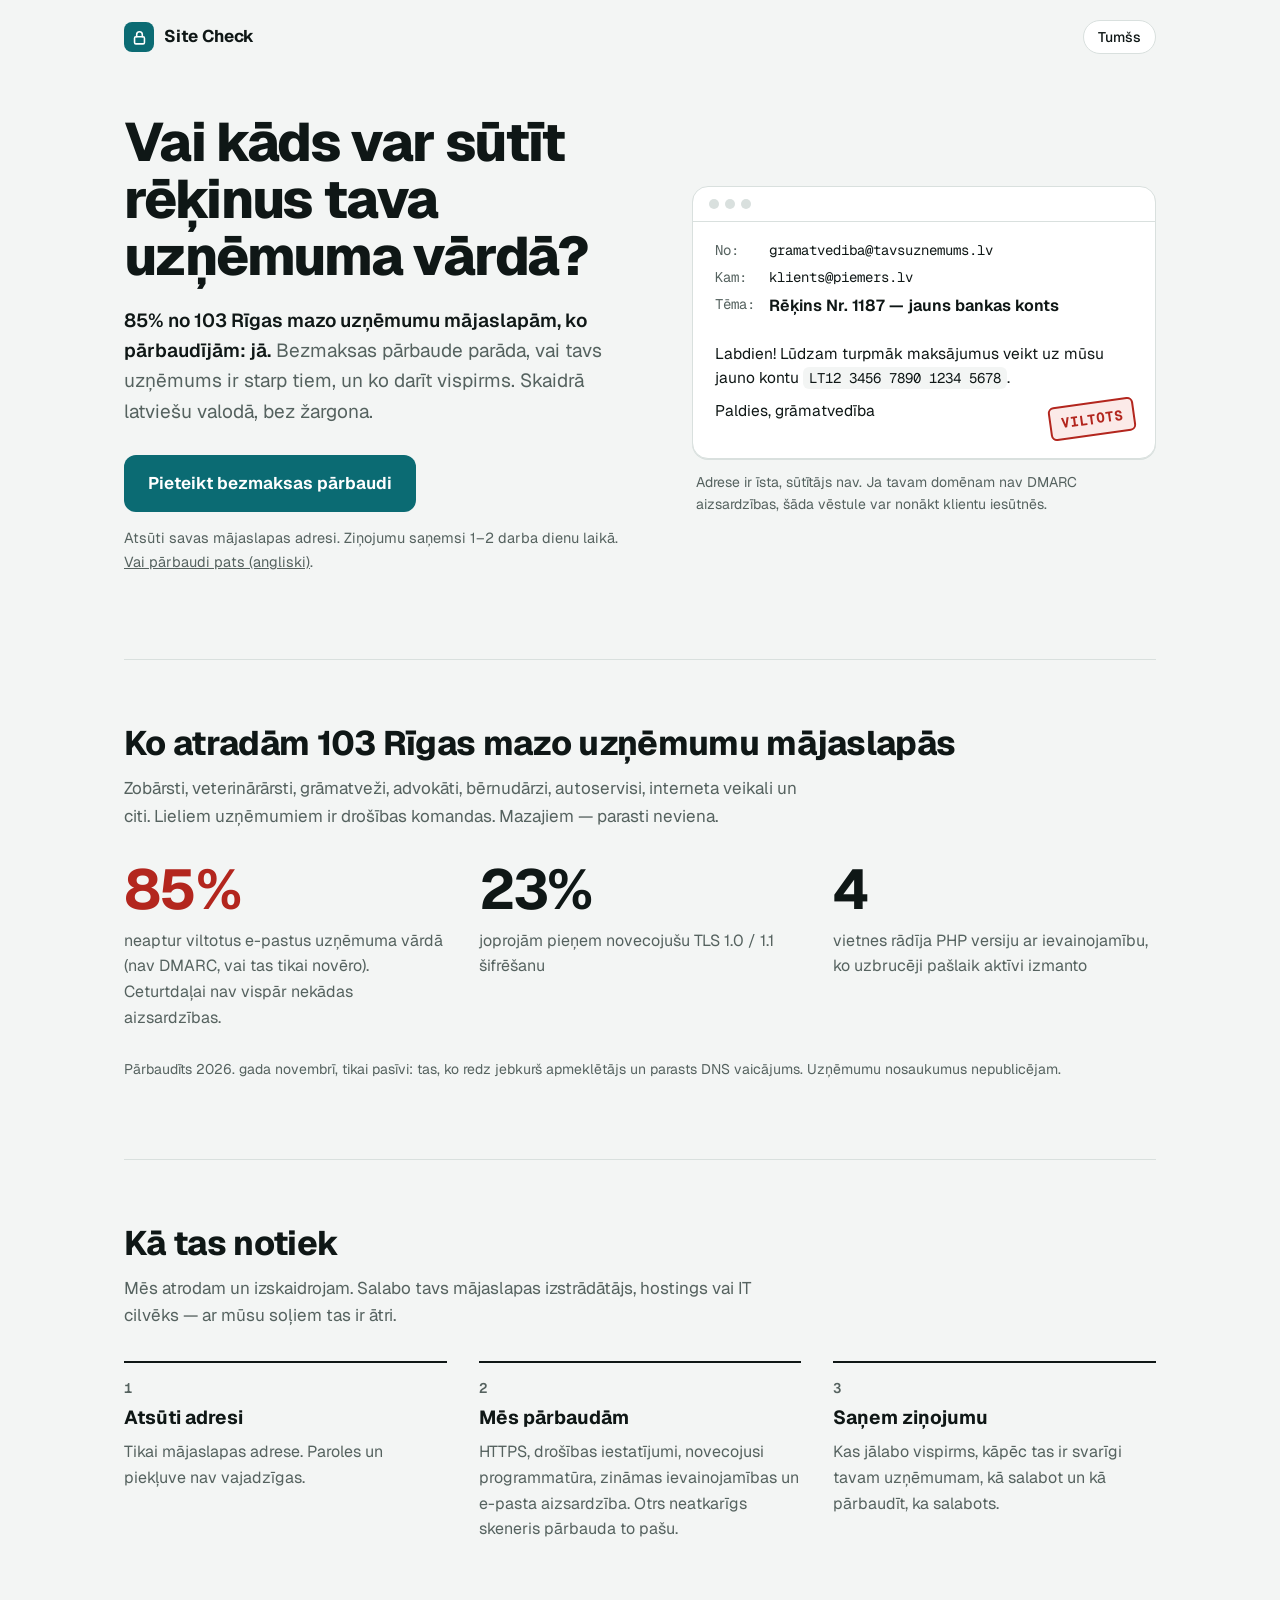
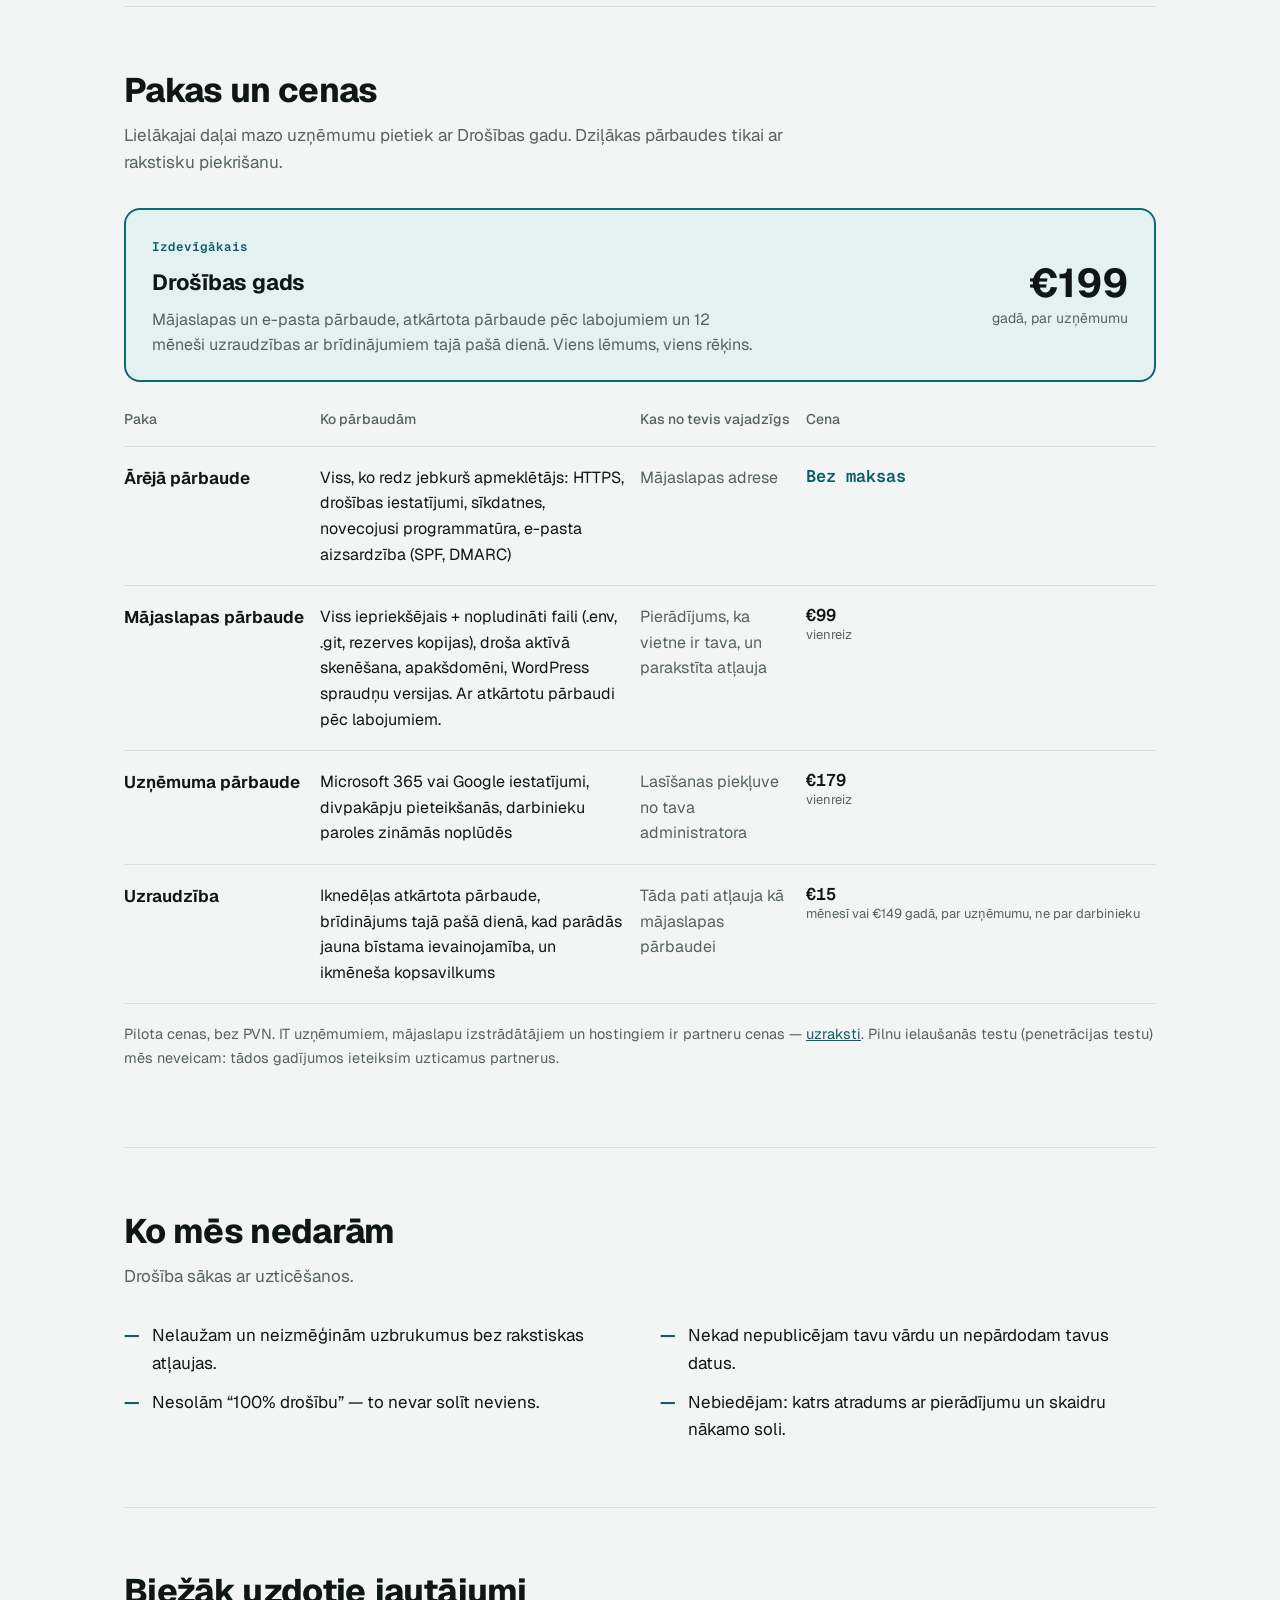
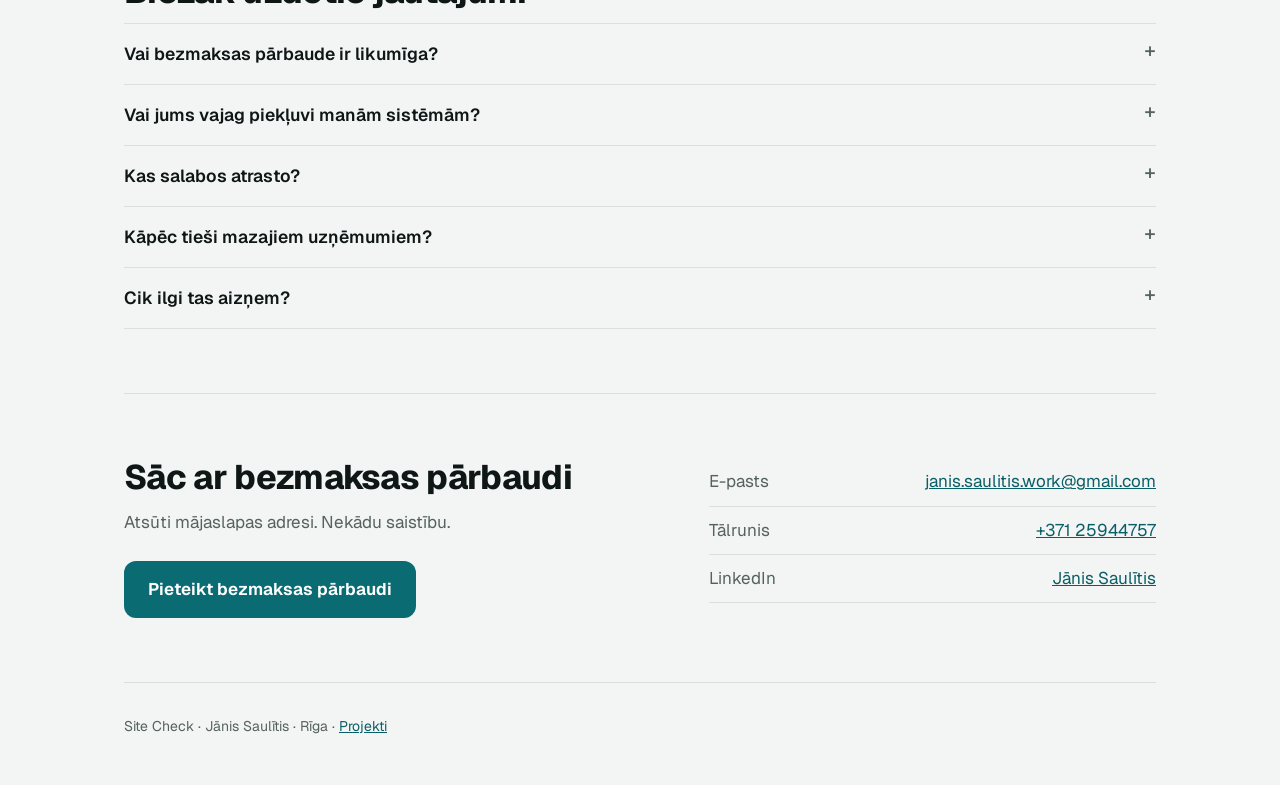
<file: drosiba/index.html>
<!doctype html>
<html lang="lv">
<head>
<meta charset="utf-8">
<meta name="viewport" content="width=device-width, initial-scale=1, viewport-fit=cover">
<meta name="color-scheme" content="light dark">
<meta name="darkreader-lock">
<title>Kiberdrošības pārbaude mazajiem uzņēmumiem · Site Check</title>
<meta name="description" content="Bezmaksas kiberdrošības pārbaude mazajiem uzņēmumiem Latvijā: mājaslapa un e-pasts, skaidrā latviešu valodā, ar konkrētiem soļiem, kas jālabo vispirms.">
<link rel="canonical" href="https://janis-saulitis-portfolio.netlify.app/drosiba/">
<meta property="og:type" content="website">
<meta property="og:title" content="Vai kāds var sūtīt rēķinus tava uzņēmuma vārdā?">
<meta property="og:description" content="Bezmaksas kiberdrošības pārbaude mazajiem uzņēmumiem. Skaidrā latviešu valodā, ar konkrētiem soļiem.">
<meta property="og:url" content="https://janis-saulitis-portfolio.netlify.app/drosiba/">
<link rel="icon" href="data:image/svg+xml,%3Csvg xmlns='http://www.w3.org/2000/svg' viewBox='0 0 32 32'%3E%3Crect width='32' height='32' rx='8' fill='%230B6B73'/%3E%3Crect x='9' y='14.5' width='14' height='10' rx='2' fill='none' stroke='white' stroke-width='2.2'/%3E%3Cpath d='M12 14.5v-3a4 4 0 0 1 8 0v3' fill='none' stroke='white' stroke-width='2.2'/%3E%3C/svg%3E">
<link rel="preconnect" href="https://fonts.googleapis.com">
<link rel="preconnect" href="https://fonts.gstatic.com" crossorigin>
<link rel="stylesheet" href="https://fonts.googleapis.com/css2?family=Geist:wght@400;500;600;700;800&family=Geist+Mono:wght@400;500;600&display=swap">
<script type="application/ld+json">
{"@context":"https://schema.org","@graph":[
 {"@type":"ProfessionalService","name":"Site Check","description":"Kiberdrošības pārbaudes un uzraudzība mazajiem uzņēmumiem Latvijā: mājaslapa, e-pasta aizsardzība, zināmas ievainojamības.","areaServed":{"@type":"Country","name":"Latvija"},"availableLanguage":["lv","en","ru"],"founder":{"@type":"Person","name":"Jānis Saulītis"},"email":"janis.saulitis.work@gmail.com","telephone":"+37125944757","url":"https://janis-saulitis-portfolio.netlify.app/drosiba/",
  "hasOfferCatalog":{"@type":"OfferCatalog","name":"Pakas","itemListElement":[
   {"@type":"Offer","name":"Ārējā pārbaude","price":"0","priceCurrency":"EUR"},
   {"@type":"Offer","name":"Drošības gads (pārbaude, atkārtota pārbaude, 12 mēneši uzraudzības)","price":"199","priceCurrency":"EUR"},
   {"@type":"Offer","name":"Mājaslapas pārbaude","price":"99","priceCurrency":"EUR"},
   {"@type":"Offer","name":"Uzņēmuma pārbaude","price":"179","priceCurrency":"EUR"},
   {"@type":"Offer","name":"Uzraudzība","price":"15","priceCurrency":"EUR","priceSpecification":{"@type":"UnitPriceSpecification","price":"15","priceCurrency":"EUR","unitText":"mēnesī"}}]}},
 {"@type":"FAQPage","mainEntity":[
  {"@type":"Question","name":"Vai bezmaksas pārbaude ir likumīga?","acceptedAnswer":{"@type":"Answer","text":"Jā. Bezmaksas pārbaude skatās tikai to, ko redz jebkurš mājaslapas apmeklētājs un parasts DNS vaicājums. Neko nelaužam, nepiesakāmies un neko neizmēģinām. Dziļākas pārbaudes veicam tikai ar rakstisku īpašnieka atļauju."}},
  {"@type":"Question","name":"Vai jums vajag piekļuvi manām sistēmām?","acceptedAnswer":{"@type":"Answer","text":"Bezmaksas pārbaudei nē, tikai mājaslapas adrese. Uzņēmuma pārbaudei vajag tikai lasīšanas piekļuvi Microsoft 365 vai Google Workspace, ko piešķir jūsu administrators."}},
  {"@type":"Question","name":"Kas salabos atrasto?","acceptedAnswer":{"@type":"Answer","text":"Jūsu mājaslapas izstrādātājs, hostinga uzņēmums vai IT cilvēks. Ziņojumā katrai problēmai ir soļi, kā to salabot, un kā pārbaudīt, ka salabots. Ja jums tāda cilvēka nav, ieteiksim uzticamus partnerus."}},
  {"@type":"Question","name":"Cik ilgi tas aizņem?","acceptedAnswer":{"@type":"Answer","text":"Bezmaksas pārbaudes ziņojumu saņemsiet 1–2 darba dienu laikā."}}]}]}
</script>
<style>
/* One promise, one action. The only loud element on the page is the forged email in the hero; everything else stays quiet. */
:root {
  --bg: #F3F5F4; --surface: #FFFFFF; --ink: #0F1716; --muted: #55625F; --line: #D9E0DE;
  --accent: #0B6B73; --accent-ink: #FFFFFF; --accent-soft: #E3F1F1; --accent-text: #0A5E66;
  --danger: #B3261E; --danger-soft: #FBEAE8; --warn: #8A5A00;
  --sans: "Geist", system-ui, -apple-system, "Segoe UI", sans-serif; --mono: "Geist Mono", ui-monospace, monospace;
  color-scheme: light;
}
@media (prefers-color-scheme: dark) { :root:not([data-theme="light"]) {
  --bg: #0B0F10; --surface: #131A1B; --ink: #E5ECEB; --muted: #95A3A0; --line: #263133;
  --accent: #45C2C7; --accent-ink: #062224; --accent-soft: #10292B; --accent-text: #7FD9DC;
  --danger: #FF8A80; --danger-soft: #2C1513; --warn: #EDB451; color-scheme: dark } }
:root[data-theme="dark"] {
  --bg: #0B0F10; --surface: #131A1B; --ink: #E5ECEB; --muted: #95A3A0; --line: #263133;
  --accent: #45C2C7; --accent-ink: #062224; --accent-soft: #10292B; --accent-text: #7FD9DC;
  --danger: #FF8A80; --danger-soft: #2C1513; --warn: #EDB451; color-scheme: dark }
* { box-sizing: border-box }
html { background: var(--bg) }
body { margin: 0; background: var(--bg); color: var(--ink); font: 17px/1.6 var(--sans); -webkit-font-smoothing: antialiased }
a { color: var(--accent-text) }
.wrap { max-width: 1080px; margin: 0 auto; padding: 0 24px }
header.top { display: flex; align-items: center; justify-content: space-between; padding: 20px 0 }
.brand { display: flex; align-items: center; gap: 10px; font-weight: 700; letter-spacing: -.01em; color: var(--ink); text-decoration: none }
.brand i { width: 30px; height: 30px; border-radius: 8px; background: var(--accent); display: grid; place-items: center }
.brand svg { width: 17px; height: 17px; stroke: var(--accent-ink); fill: none; stroke-width: 2.2; stroke-linecap: round }
.theme { border: 1px solid var(--line); background: var(--surface); color: var(--ink); border-radius: 999px; padding: 7px 14px; font: 500 14px var(--sans); cursor: pointer }
.theme:focus-visible, .btn:focus-visible, summary:focus-visible { outline: 3px solid var(--accent); outline-offset: 3px }

/* hero */
.hero { display: grid; grid-template-columns: minmax(0, 1.05fr) minmax(0, .95fr); gap: 56px; align-items: center; padding: 40px 0 72px }
h1 { font-size: clamp(34px, 4.6vw, 54px); line-height: 1.06; letter-spacing: -.03em; margin: 0 0 20px; font-weight: 800; text-wrap: balance }
.lead { font-size: 19px; color: var(--muted); margin: 0 0 28px; max-width: 34em }
.lead b { color: var(--ink); font-weight: 600 }
.btn { display: inline-flex; align-items: center; gap: 10px; background: var(--accent); color: var(--accent-ink); text-decoration: none; font-weight: 650; font-size: 17px; padding: 15px 24px; border-radius: 12px }
.btn:hover { filter: brightness(1.07) }
.after { font-size: 14.5px; color: var(--muted); margin-top: 14px }
.after a { color: var(--muted) }

/* the forged email: the one loud element */
.mail { background: var(--surface); border: 1px solid var(--line); border-radius: 16px; box-shadow: 0 1px 0 var(--line); overflow: hidden; position: relative }
.mail .bar { display: flex; gap: 6px; padding: 12px 16px; border-bottom: 1px solid var(--line) }
.mail .bar span { width: 10px; height: 10px; border-radius: 50%; background: var(--line) }
.mail dl { margin: 0; padding: 18px 22px 6px; display: grid; grid-template-columns: auto minmax(0, 1fr); gap: 6px 14px; font: 14px/1.5 var(--mono) }
.mail dt { color: var(--muted) }
.mail dd { margin: 0; overflow-wrap: anywhere }
.mail .subj { font-family: var(--sans); font-weight: 650; font-size: 16px }
.mail .body { padding: 10px 22px 26px; font-size: 15.5px; color: var(--ink) }
.mail .body p { margin: 8px 0 }
.mail .iban { font-family: var(--mono); font-size: 14px; background: var(--bg); padding: 2px 6px; border-radius: 6px }
.stamp { position: absolute; right: 20px; bottom: 22px; transform: rotate(-8deg); border: 2.5px solid var(--danger); color: var(--danger); font: 700 14px/1 var(--mono); letter-spacing: .06em; padding: 8px 10px; border-radius: 6px; background: var(--danger-soft) }
.mail-note { font-size: 14px; color: var(--muted); margin: 12px 4px 0 }

/* sections */
section { padding: 64px 0; border-top: 1px solid var(--line) }
h2 { font-size: clamp(26px, 3vw, 34px); line-height: 1.15; letter-spacing: -.02em; margin: 0 0 12px; font-weight: 750 }
.sub { color: var(--muted); margin: 0 0 32px; max-width: 40em }
.facts { display: grid; grid-template-columns: repeat(3, minmax(0, 1fr)); gap: 32px }
.fact b { display: block; font: 700 clamp(40px, 5vw, 56px)/1 var(--sans); letter-spacing: -.03em; margin-bottom: 10px }
.fact.hot b { color: var(--danger) }
.fact p { margin: 0; color: var(--muted); font-size: 16px }
.method { font-size: 14px; color: var(--muted); margin-top: 28px }
ol.steps { list-style: none; padding: 0; margin: 0; display: grid; grid-template-columns: repeat(3, minmax(0, 1fr)); gap: 32px; counter-reset: s }
ol.steps li { counter-increment: s; border-top: 2px solid var(--ink); padding-top: 16px }
ol.steps li::before { content: counter(s); font: 600 14px var(--mono); color: var(--muted); display: block; margin-bottom: 6px }
ol.steps h3 { margin: 0 0 6px; font-size: 19px }
ol.steps p { margin: 0; color: var(--muted); font-size: 16px }
table.plans { width: 100%; border-collapse: collapse; font-size: 16px }
.plans th, .plans td { text-align: left; vertical-align: top; padding: 18px 16px 18px 0; border-bottom: 1px solid var(--line) }
.plans thead th { font: 500 14px var(--sans); color: var(--muted); padding-top: 0 }
.plans .name { font-weight: 650; font-size: 17px; white-space: nowrap }
.plans .price { font: 600 17px var(--mono); white-space: nowrap }
.plans .price small { display: block; font: 400 13px var(--sans); color: var(--muted) }
.plans .free .price { color: var(--accent-text) }
.plans td.need { color: var(--muted) }
.bundle { display: grid; grid-template-columns: minmax(0, 1fr) auto; gap: 24px; align-items: center; border: 2px solid var(--accent); background: var(--accent-soft); border-radius: 16px; padding: 22px 26px; margin: 0 0 28px }
.bundle h3 { margin: 6px 0 6px; font-size: 22px; letter-spacing: -.01em }
.bundle p { margin: 0; color: var(--muted); font-size: 16px; max-width: 38em }
.bundle .tag { font: 600 12.5px var(--mono); color: var(--accent-text) }
.bprice { font: 700 40px/1 var(--sans); letter-spacing: -.02em; text-align: right; white-space: nowrap }
.bprice small { display: block; font: 400 14px var(--sans); color: var(--muted); margin-top: 6px; letter-spacing: 0 }
.note { font-size: 14.5px; color: var(--muted); margin-top: 18px }
.dont { display: grid; grid-template-columns: repeat(2, minmax(0, 1fr)); gap: 12px 40px; padding: 0; margin: 0; list-style: none }
.dont li { padding-left: 28px; position: relative }
.dont li::before { content: "—"; position: absolute; left: 0; color: var(--accent-text); font-weight: 700 }
details { border-bottom: 1px solid var(--line); padding: 16px 0 }
details:first-of-type { border-top: 1px solid var(--line) }
summary { cursor: pointer; font-weight: 600; font-size: 17.5px; list-style: none; display: flex; justify-content: space-between; gap: 16px }
summary::after { content: "+"; font: 500 20px/1 var(--mono); color: var(--muted) }
details[open] summary::after { content: "–" }
summary::-webkit-details-marker { display: none }
details p { margin: 10px 0 0; color: var(--muted); max-width: 46em }
.contact { display: grid; grid-template-columns: minmax(0, 1.2fr) minmax(0, 1fr); gap: 48px; align-items: start }
.contact ul { list-style: none; padding: 0; margin: 0; font-size: 17px }
.contact li { padding: 10px 0; border-bottom: 1px solid var(--line); display: flex; justify-content: space-between; gap: 16px }
.contact li span { color: var(--muted) }
footer { padding: 32px 0 48px; color: var(--muted); font-size: 14px; border-top: 1px solid var(--line) }

@media (max-width: 860px) {
  .hero { grid-template-columns: 1fr; gap: 36px; padding: 20px 0 56px }
  .facts, ol.steps { grid-template-columns: 1fr; gap: 24px }
  .dont, .contact { grid-template-columns: 1fr; gap: 12px }
  .contact { gap: 28px }
}
@media (max-width: 640px) {
  .wrap { padding: 0 16px }
  body { font-size: 16px }
  .lead { font-size: 17.5px }
  .btn { width: 100%; justify-content: center }
  section { padding: 48px 0 }
  .stamp { bottom: 16px; right: 12px; font-size: 12.5px }
  .mail dl { padding: 16px 16px 4px; font-size: 13px }
  .mail .body { padding: 8px 16px 18px; font-size: 15px }
  /* plans become stacked rows */
  .bundle { grid-template-columns: 1fr; padding: 18px }
  .bprice { text-align: left }
  .plans thead { display: none }
  .plans, .plans tbody, .plans tr, .plans td { display: block; width: 100% }
  .plans tr { border-bottom: 1px solid var(--line); padding: 16px 0 }
  .plans td { border: 0; padding: 3px 0 }
  .plans td.price { margin-top: 4px }
}
@media (prefers-reduced-motion: reduce) { * { scroll-behavior: auto !important } }
</style>
</head>
<body>
<div class="wrap">
  <header class="top">
    <a class="brand" href="#"><i><svg viewBox="0 0 24 24"><rect x="5" y="11" width="14" height="10" rx="2"/><path d="M8 11V8a4 4 0 0 1 8 0v3"/></svg></i>Site Check</a>
    <button class="theme" type="button" id="theme" aria-label="Pārslēgt gaišo vai tumšo režīmu">Tumšs</button>
  </header>

  <main>
    <div class="hero">
      <div>
        <h1>Vai kāds var sūtīt rēķinus tava uzņēmuma vārdā?</h1>
        <p class="lead"><b>85% no 103 Rīgas mazo uzņēmumu mājaslapām, ko pārbaudījām: jā.</b> Bezmaksas pārbaude parāda, vai tavs uzņēmums ir starp tiem, un ko darīt vispirms. Skaidrā latviešu valodā, bez žargona.</p>
        <a class="btn" href="mailto:janis.saulitis.work@gmail.com?subject=Bezmaksas%20dro%C5%A1%C4%ABbas%20p%C4%81rbaude&amp;body=Labdien!%20L%C5%ABdzu%2C%20p%C4%81rbaudiet%20m%C5%ABsu%20m%C4%81jaslapu%3A%20">Pieteikt bezmaksas pārbaudi</a>
        <p class="after">Atsūti savas mājaslapas adresi. Ziņojumu saņemsi 1–2 darba dienu laikā. <a href="https://site-check.streamlit.app/">Vai pārbaudi pats (angliski)</a>.</p>
      </div>
      <figure style="margin:0">
        <div class="mail" role="img" aria-label="Piemērs: viltots e-pasts uzņēmuma vārdā ar lūgumu maksāt uz jaunu bankas kontu">
          <div class="bar"><span></span><span></span><span></span></div>
          <span class="stamp">VILTOTS</span>
          <dl>
            <dt>No:</dt><dd>gramatvediba@tavsuznemums.lv</dd>
            <dt>Kam:</dt><dd>klients@piemers.lv</dd>
            <dt>Tēma:</dt><dd class="subj">Rēķins Nr. 1187 — jauns bankas konts</dd>
          </dl>
          <div class="body">
            <p>Labdien! Lūdzam turpmāk maksājumus veikt uz mūsu jauno kontu <span class="iban">LT12 3456 7890 1234 5678</span>.</p>
            <p>Paldies, grāmatvedība</p>
          </div>
        </div>
        <figcaption class="mail-note">Adrese ir īsta, sūtītājs nav. Ja tavam domēnam nav DMARC aizsardzības, šāda vēstule var nonākt klientu iesūtnēs.</figcaption>
      </figure>
    </div>

    <section aria-labelledby="h-found">
      <h2 id="h-found">Ko atradām 103 Rīgas mazo uzņēmumu mājaslapās</h2>
      <p class="sub">Zobārsti, veterinārārsti, grāmatveži, advokāti, bērnudārzi, autoservisi, interneta veikali un citi. Lieliem uzņēmumiem ir drošības komandas. Mazajiem — parasti neviena.</p>
      <div class="facts">
        <div class="fact hot"><b>85%</b><p>neaptur viltotus e-pastus uzņēmuma vārdā (nav DMARC, vai tas tikai novēro). Ceturtdaļai nav vispār nekādas aizsardzības.</p></div>
        <div class="fact"><b>23%</b><p>joprojām pieņem novecojušu TLS 1.0 / 1.1 šifrēšanu</p></div>
        <div class="fact"><b>4</b><p>vietnes rādīja PHP versiju ar ievainojamību, ko uzbrucēji pašlaik aktīvi izmanto</p></div>
      </div>
      <p class="method">Pārbaudīts 2026. gada novembrī, tikai pasīvi: tas, ko redz jebkurš apmeklētājs un parasts DNS vaicājums. Uzņēmumu nosaukumus nepublicējam.</p>
    </section>

    <section aria-labelledby="h-how">
      <h2 id="h-how">Kā tas notiek</h2>
      <p class="sub">Mēs atrodam un izskaidrojam. Salabo tavs mājaslapas izstrādātājs, hostings vai IT cilvēks — ar mūsu soļiem tas ir ātri.</p>
      <ol class="steps">
        <li><h3>Atsūti adresi</h3><p>Tikai mājaslapas adrese. Paroles un piekļuve nav vajadzīgas.</p></li>
        <li><h3>Mēs pārbaudām</h3><p>HTTPS, drošības iestatījumi, novecojusi programmatūra, zināmas ievainojamības un e-pasta aizsardzība. Otrs neatkarīgs skeneris pārbauda to pašu.</p></li>
        <li><h3>Saņem ziņojumu</h3><p>Kas jālabo vispirms, kāpēc tas ir svarīgi tavam uzņēmumam, kā salabot un kā pārbaudīt, ka salabots.</p></li>
      </ol>
    </section>

    <section aria-labelledby="h-plans">
      <h2 id="h-plans">Pakas un cenas</h2>
      <p class="sub">Lielākajai daļai mazo uzņēmumu pietiek ar Drošības gadu. Dziļākas pārbaudes tikai ar rakstisku piekrišanu.</p>
      <div class="bundle">
        <div><span class="tag">Izdevīgākais</span><h3>Drošības gads</h3>
          <p>Mājaslapas un e-pasta pārbaude, atkārtota pārbaude pēc labojumiem un 12 mēneši uzraudzības ar brīdinājumiem tajā pašā dienā. Viens lēmums, viens rēķins.</p></div>
        <div class="bprice">€199<small>gadā, par uzņēmumu</small></div>
      </div>
      <table class="plans">
        <thead><tr><th>Paka</th><th>Ko pārbaudām</th><th>Kas no tevis vajadzīgs</th><th>Cena</th></tr></thead>
        <tbody>
          <tr class="free"><td class="name">Ārējā pārbaude</td><td>Viss, ko redz jebkurš apmeklētājs: HTTPS, drošības iestatījumi, sīkdatnes, novecojusi programmatūra, e-pasta aizsardzība (SPF, DMARC)</td><td class="need">Mājaslapas adrese</td><td class="price">Bez maksas</td></tr>
          <tr><td class="name">Mājaslapas pārbaude</td><td>Viss iepriekšējais + nopludināti faili (.env, .git, rezerves kopijas), droša aktīvā skenēšana, apakšdomēni, WordPress spraudņu versijas. Ar atkārtotu pārbaudi pēc labojumiem.</td><td class="need">Pierādījums, ka vietne ir tava, un parakstīta atļauja</td><td class="price">€99<small>vienreiz</small></td></tr>
          <tr><td class="name">Uzņēmuma pārbaude</td><td>Microsoft 365 vai Google iestatījumi, divpakāpju pieteikšanās, darbinieku paroles zināmās noplūdēs</td><td class="need">Lasīšanas piekļuve no tava administratora</td><td class="price">€179<small>vienreiz</small></td></tr>
          <tr><td class="name">Uzraudzība</td><td>Iknedēļas atkārtota pārbaude, brīdinājums tajā pašā dienā, kad parādās jauna bīstama ievainojamība, un ikmēneša kopsavilkums</td><td class="need">Tāda pati atļauja kā mājaslapas pārbaudei</td><td class="price">€15<small>mēnesī vai €149 gadā, par uzņēmumu, ne par darbinieku</small></td></tr>
        </tbody>
      </table>
      <p class="note">Pilota cenas, bez PVN. IT uzņēmumiem, mājaslapu izstrādātājiem un hostingiem ir partneru cenas — <a href="mailto:janis.saulitis.work@gmail.com?subject=Site%20Check%20partneriem">uzraksti</a>. Pilnu ielaušanās testu (penetrācijas testu) mēs neveicam: tādos gadījumos ieteiksim uzticamus partnerus.</p>
    </section>

    <section aria-labelledby="h-dont">
      <h2 id="h-dont">Ko mēs nedarām</h2>
      <p class="sub">Drošība sākas ar uzticēšanos.</p>
      <ul class="dont">
        <li>Nelaužam un neizmēģinām uzbrukumus bez rakstiskas atļaujas.</li>
        <li>Nekad nepublicējam tavu vārdu un nepārdodam tavus datus.</li>
        <li>Nesolām “100% drošību” — to nevar solīt neviens.</li>
        <li>Nebiedējam: katrs atradums ar pierādījumu un skaidru nākamo soli.</li>
      </ul>
    </section>

    <section aria-labelledby="h-faq">
      <h2 id="h-faq">Biežāk uzdotie jautājumi</h2>
      <details><summary>Vai bezmaksas pārbaude ir likumīga?</summary><p>Jā. Tā skatās tikai to, ko redz jebkurš mājaslapas apmeklētājs un parasts DNS vaicājums. Neko nelaužam, nepiesakāmies un neko neizmēģinām. Dziļākas pārbaudes veicam tikai ar rakstisku īpašnieka atļauju.</p></details>
      <details><summary>Vai jums vajag piekļuvi manām sistēmām?</summary><p>Bezmaksas pārbaudei — nē, tikai mājaslapas adrese. Uzņēmuma pārbaudei vajag tikai lasīšanas piekļuvi Microsoft 365 vai Google Workspace, ko piešķir tavs administrators.</p></details>
      <details><summary>Kas salabos atrasto?</summary><p>Tavs mājaslapas izstrādātājs, hostinga uzņēmums vai IT cilvēks. Ziņojumā katrai problēmai ir soļi, kā to salabot, un kā pārbaudīt, ka salabots. Ja tev tāda cilvēka nav, ieteiksim uzticamus partnerus.</p></details>
      <details><summary>Kāpēc tieši mazajiem uzņēmumiem?</summary><p>Mazie uzņēmumi glabā pacientu, klientu un bērnu datus tāpat kā lielie, bet parasti bez IT komandas. Uzbrucēji to zina un meklē vājās vietas automātiski.</p></details>
      <details><summary>Cik ilgi tas aizņem?</summary><p>Bezmaksas pārbaudes ziņojumu saņemsi 1–2 darba dienu laikā.</p></details>
    </section>

    <section aria-labelledby="h-contact">
      <div class="contact">
        <div>
          <h2 id="h-contact">Sāc ar bezmaksas pārbaudi</h2>
          <p class="sub" style="margin-bottom:24px">Atsūti mājaslapas adresi. Nekādu saistību.</p>
          <a class="btn" href="mailto:janis.saulitis.work@gmail.com?subject=Bezmaksas%20dro%C5%A1%C4%ABbas%20p%C4%81rbaude&amp;body=Labdien!%20L%C5%ABdzu%2C%20p%C4%81rbaudiet%20m%C5%ABsu%20m%C4%81jaslapu%3A%20">Pieteikt bezmaksas pārbaudi</a>
        </div>
        <ul>
          <li><span>E-pasts</span><a href="mailto:janis.saulitis.work@gmail.com">janis.saulitis.work@gmail.com</a></li>
          <li><span>Tālrunis</span><a href="tel:+37125944757">+371 25944757</a></li>
          <li><span>LinkedIn</span><a href="https://www.linkedin.com/in/janissaulitis/">Jānis Saulītis</a></li>
        </ul>
      </div>
    </section>
  </main>

  <footer>Site Check · Jānis Saulītis · Rīga · <a href="/">Projekti</a></footer>
</div>
<script>
(() => {
  const root = document.documentElement, btn = document.getElementById("theme");
  try { const t = localStorage.getItem("theme"); if (t) root.dataset.theme = t; } catch (e) {}
  const dark = () => root.dataset.theme ? root.dataset.theme === "dark" : matchMedia("(prefers-color-scheme: dark)").matches;
  const label = () => { btn.textContent = dark() ? "Gaišs" : "Tumšs"; };
  label();
  btn.addEventListener("click", () => {
    root.dataset.theme = dark() ? "light" : "dark";
    try { localStorage.setItem("theme", root.dataset.theme); } catch (e) {}
    label();
  });
})();
</script>
</body>
</html>
</file>
